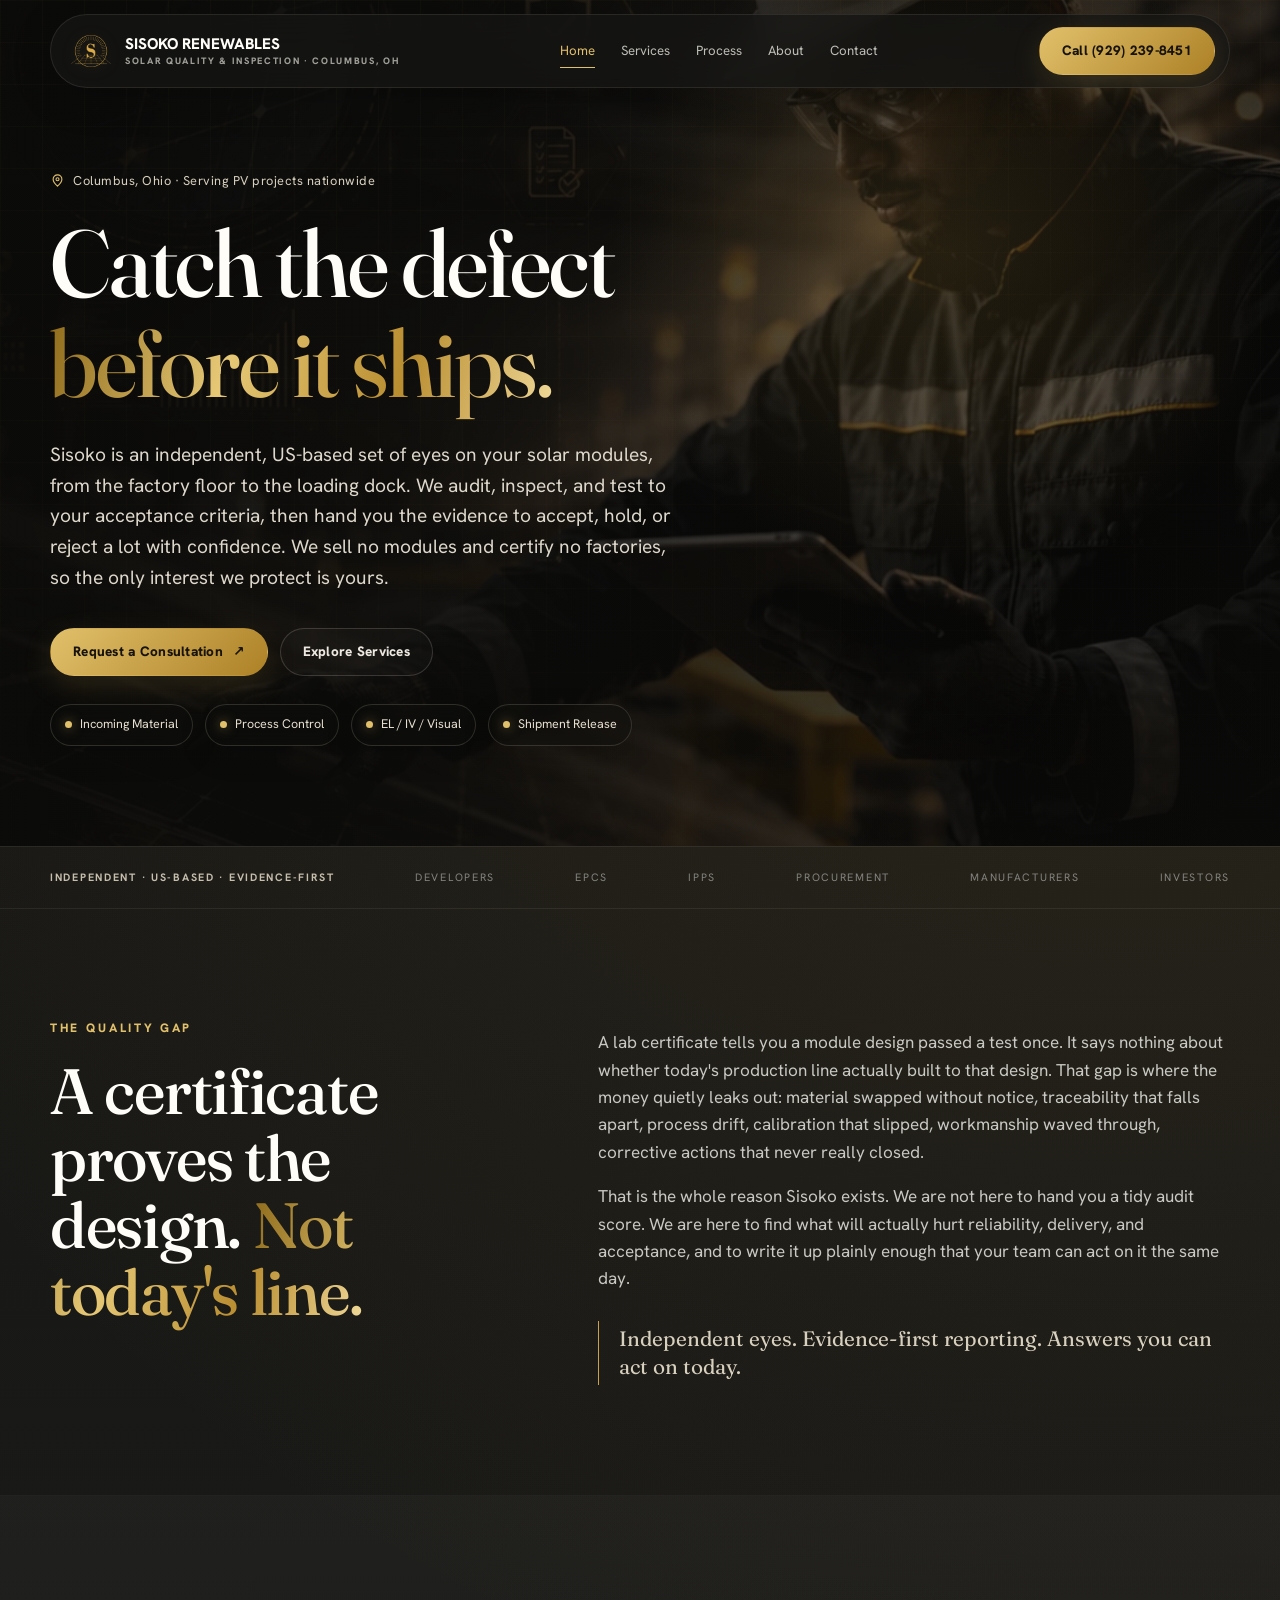
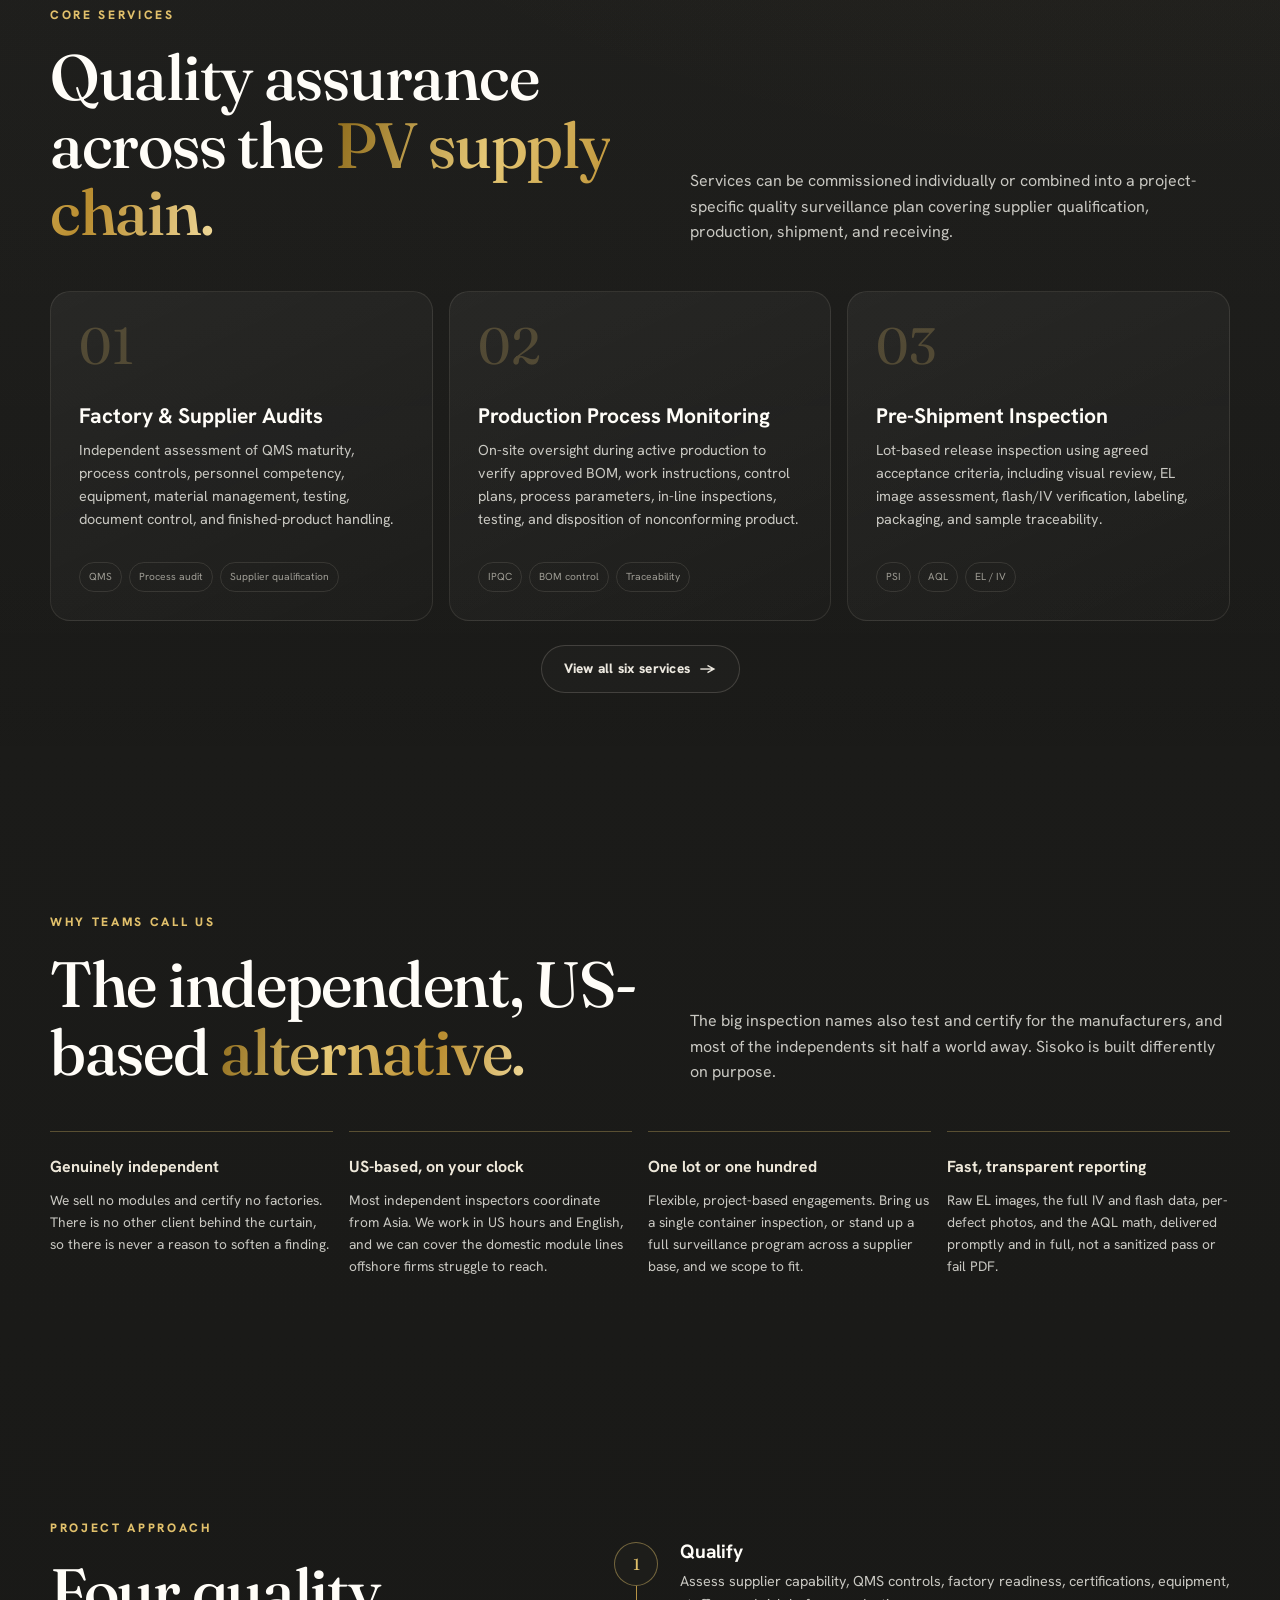
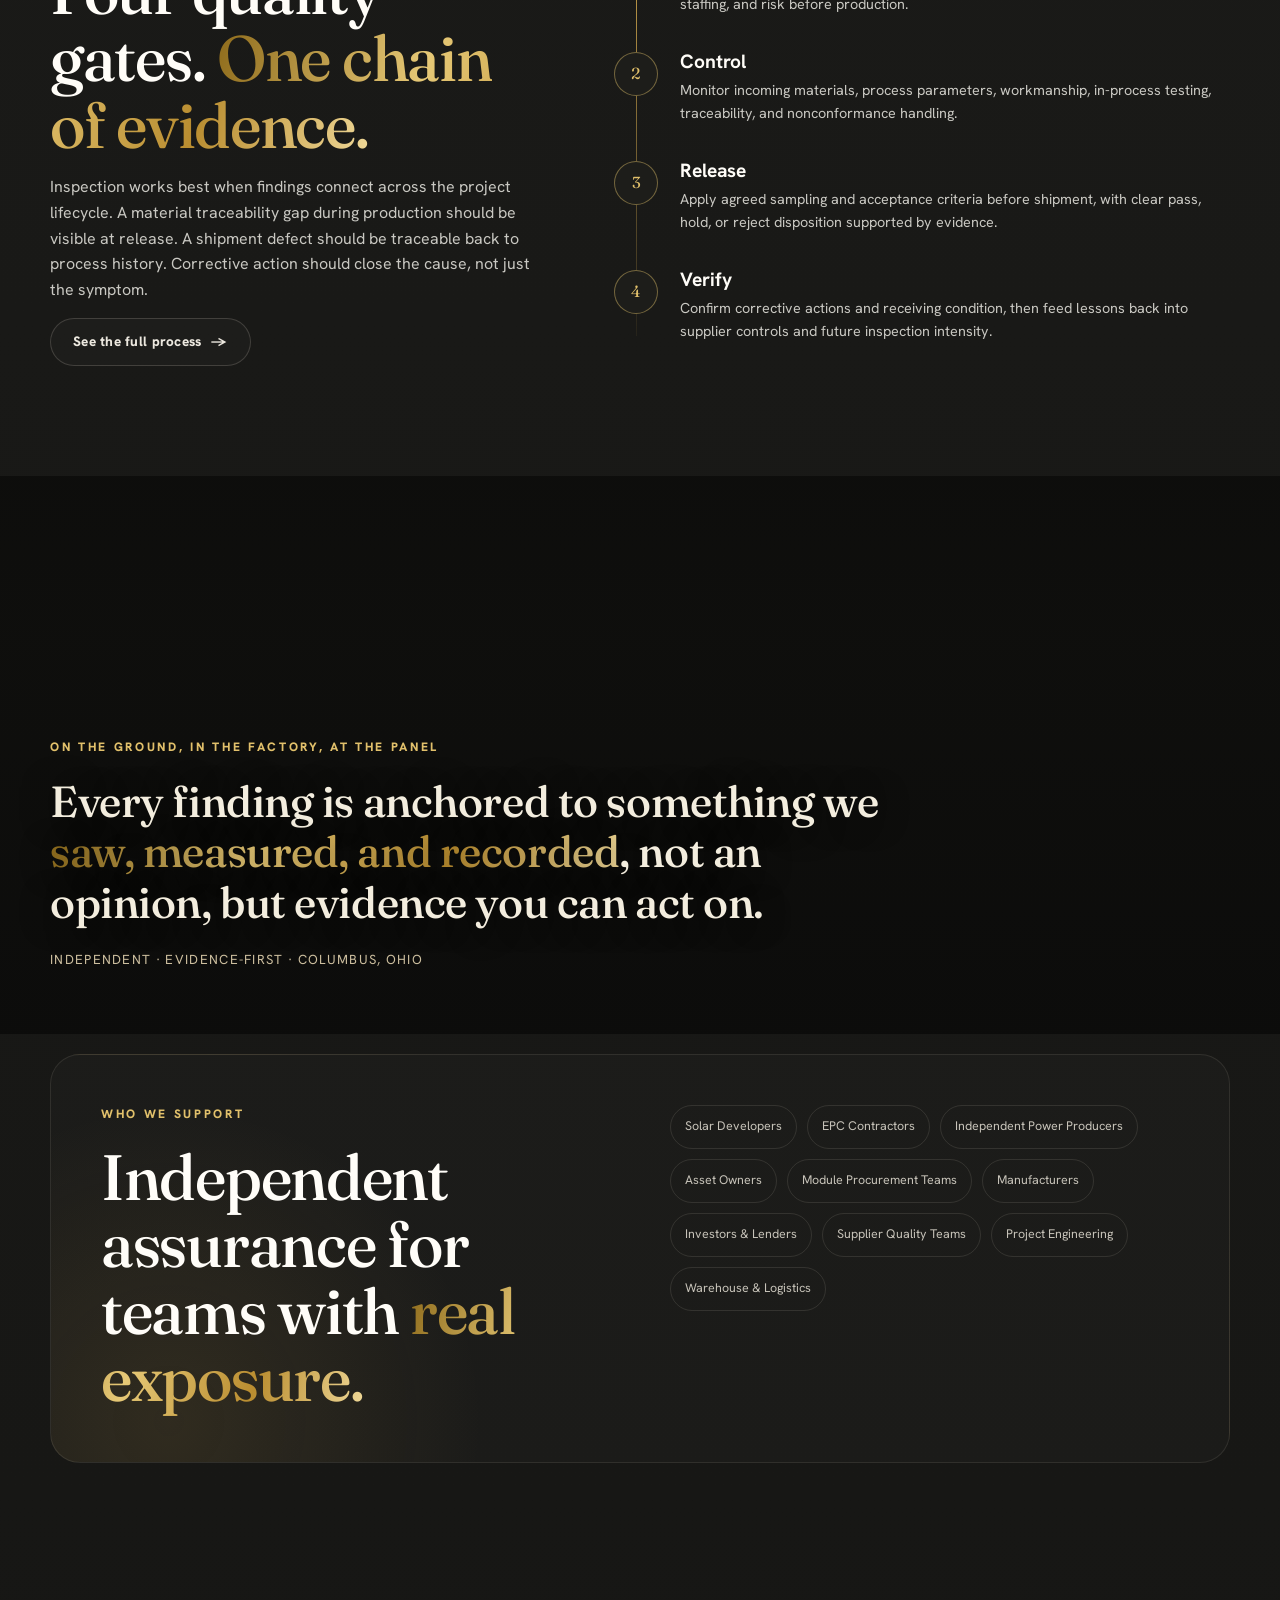
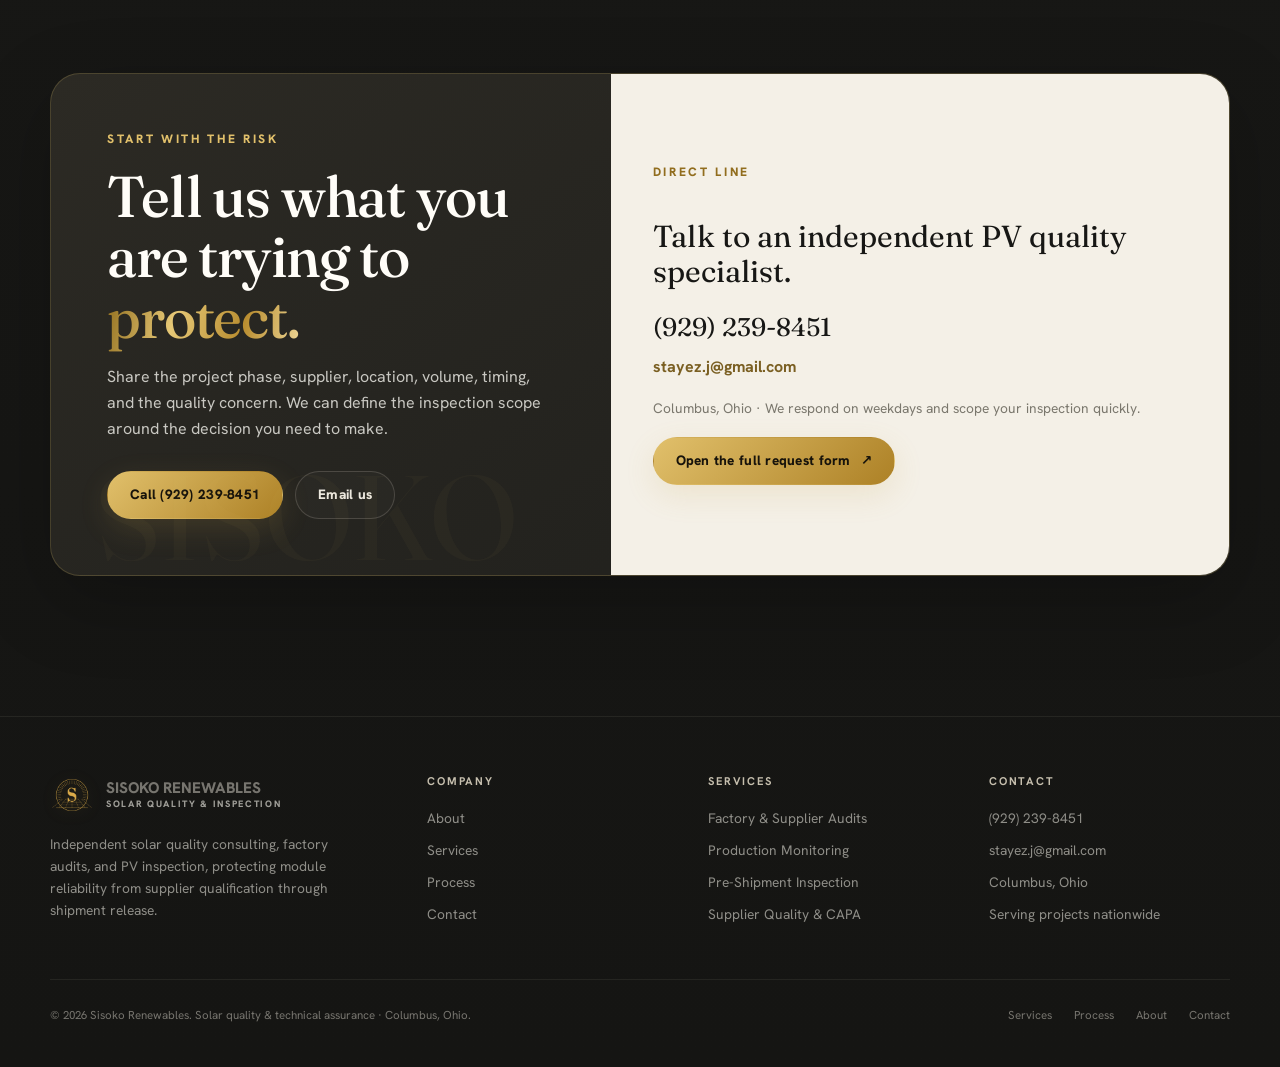
<file: index.html>
<!DOCTYPE html>
<html lang="en">
<head>
  <meta charset="UTF-8" />
  <meta name="viewport" content="width=device-width, initial-scale=1.0" />
  <title>Independent, US-Based Solar PV Inspection &amp; Quality Consulting | Sisoko Renewables</title>
  <meta name="description" content="Independent, US-based solar PV inspection and quality consulting. Factory audits, pre-shipment inspection, EL imaging and IV/flash testing, supplier quality and CAPA for developers, EPCs, IPPs and investors. No manufacturer ties, flexible engagements, evidence-first reporting. Based in Columbus, Ohio." />
  <meta name="keywords" content="independent solar inspection, third-party PV inspection, US-based solar module inspection, pre-shipment inspection solar, PV module quality control, solar factory audit, EL imaging service, IV flash testing, AQL sampling solar, supplier quality CAPA, solar quality consultant, no conflict of interest inspector" />
  <meta name="author" content="Sisoko Renewables" />
  <meta name="theme-color" content="#1d1d1b" />
  <meta name="robots" content="index, follow, max-image-preview:large" />
  <link rel="canonical" href="https://sisokorenewables.com/" />

  <!-- Open Graph -->
  <meta property="og:type" content="website" />
  <meta property="og:site_name" content="Sisoko Renewables" />
  <meta property="og:title" content="Independent Solar Quality &amp; Inspection Consulting, Columbus, OH" />
  <meta property="og:description" content="Factory audits, production oversight, pre-shipment inspection, and supplier quality support for PV projects. Independent, evidence-first assurance." />
  <meta property="og:url" content="https://sisokorenewables.com/" />
  <meta property="og:image" content="https://sisokorenewables.com/assets/og-cover.jpg" />
  <meta property="og:image:width" content="1200" />
  <meta property="og:image:height" content="630" />
  <meta property="og:locale" content="en_US" />
  <meta name="twitter:card" content="summary_large_image" />
  <meta name="twitter:title" content="Sisoko Renewables, Solar Quality &amp; Inspection" />
  <meta name="twitter:description" content="Independent solar quality consulting and PV inspection. Columbus, Ohio · nationwide." />
  <meta name="twitter:image" content="https://sisokorenewables.com/assets/og-cover.jpg" />

  <link rel="icon" href="assets/icon-32.png" sizes="32x32" type="image/png" />
  <link rel="apple-touch-icon" href="assets/icon-180.png" />
  <link rel="preconnect" href="https://fonts.googleapis.com" />
  <link rel="preconnect" href="https://fonts.gstatic.com" crossorigin />
  <link rel="preload" as="image" href="assets/hero.webp" fetchpriority="high" />
  <link rel="stylesheet" href="https://fonts.googleapis.com/css2?family=Fraunces:opsz,wght@9..144,400;9..144,500;9..144,600;9..144,700&family=Hanken+Grotesk:wght@400;500;600;700;800&display=swap" />
  <link rel="stylesheet" href="assets/site.css" />

  <script type="application/ld+json">
  {
    "@context": "https://schema.org",
    "@type": "ProfessionalService",
    "@id": "https://sisokorenewables.com/#business",
    "name": "Sisoko Renewables",
    "description": "Independent solar quality consulting, factory audits, production oversight, pre-shipment inspection, and supplier quality support for photovoltaic (PV) projects.",
    "url": "https://sisokorenewables.com/",
    "image": "https://sisokorenewables.com/assets/og-cover.jpg",
    "logo": "https://sisokorenewables.com/assets/icon-180.png",
    "telephone": "+1-929-239-8451",
    "email": "stayez.j@gmail.com",
    "priceRange": "$$",
    "address": {
      "@type": "PostalAddress",
      "addressLocality": "Columbus",
      "addressRegion": "OH",
      "addressCountry": "US"
    },
    "geo": { "@type": "GeoCoordinates", "latitude": 39.9612, "longitude": -83.0007 },
    "areaServed": [
      { "@type": "Country", "name": "United States" },
      { "@type": "AdministrativeArea", "name": "Ohio" }
    ],
    "knowsAbout": ["Solar PV quality assurance", "Factory audits", "Pre-shipment inspection", "EL imaging", "Supplier quality", "CAPA / 8D"],
    "serviceType": [
      "Solar Factory & Supplier Audits",
      "PV Production Process Monitoring",
      "Pre-Shipment Inspection",
      "Receiving & Post-Shipment Inspection",
      "Supplier Quality & CAPA Support",
      "Quality Plans & Documentation"
    ],
    "openingHoursSpecification": {
      "@type": "OpeningHoursSpecification",
      "dayOfWeek": ["Monday","Tuesday","Wednesday","Thursday","Friday"],
      "opens": "08:00", "closes": "18:00"
    }
  }
  </script>
  <script type="application/ld+json">
  {
    "@context": "https://schema.org",
    "@type": "WebSite",
    "name": "Sisoko Renewables",
    "url": "https://sisokorenewables.com/"
  }
  </script>
  <script type="application/ld+json">
  {
    "@context": "https://schema.org",
    "@type": "FAQPage",
    "mainEntity": [
      {
        "@type": "Question",
        "name": "What does an independent solar quality consultant do?",
        "acceptedAnswer": { "@type": "Answer", "text": "An independent solar quality consultant verifies that PV modules and components are built to specification, auditing factories, monitoring production, and inspecting shipments before they are released. The goal is objective, evidence-based assurance so developers, EPCs, and investors can make critical decisions with confidence." }
      },
      {
        "@type": "Question",
        "name": "Which regions does Sisoko Renewables cover?",
        "acceptedAnswer": { "@type": "Answer", "text": "Sisoko is based in Columbus, Ohio and supports PV projects and factory inspections across the United States, with coordination available for overseas manufacturing oversight." }
      },
      {
        "@type": "Question",
        "name": "What is a pre-shipment inspection for solar modules?",
        "acceptedAnswer": { "@type": "Answer", "text": "A pre-shipment inspection (PSI) is a lot-based release check performed before modules leave the factory. It uses agreed acceptance criteria and sampling (AQL) with visual review, EL image assessment, flash/IV verification, labeling, packaging, and traceability checks." }
      }
    ]
  }
  </script>
</head>
<body>
  <a class="skip-link" href="#main">Skip to content</a>
  <div class="nav-shell">
    <nav class="site-nav" aria-label="Primary navigation">
      <a class="brand" href="index.html" aria-label="Sisoko Renewables home">
        <img class="brand-mark-img" src="assets/logo.png" alt="" aria-hidden="true" width="44" height="44" />
        <span class="brand-copy"><span>SISOKO RENEWABLES</span><small>Solar Quality &amp; Inspection · Columbus, OH</small></span>
      </a>
      <div class="nav-links" id="navLinks">
        <a href="index.html" aria-current="page">Home</a>
        <a href="services.html">Services</a>
        <a href="process.html">Process</a>
        <a href="about.html">About</a>
        <a href="contact.html">Contact</a>
      </div>
      <div class="nav-cta">
        <a class="btn btn-gold" href="tel:+19292398451">Call (929) 239-8451</a>
        <button class="menu-btn" id="menuBtn" aria-label="Open menu" aria-expanded="false">☰</button>
      </div>
    </nav>
  </div>

  <main id="main">
    <section class="hero">
      <div class="hero-bg" aria-hidden="true">
        <picture>
          <source srcset="assets/hero.webp" type="image/webp" />
          <img src="assets/hero.jpg" alt="" width="1122" height="1402" fetchpriority="high" />
        </picture>
      </div>
      <div class="container">
        <div class="hero-content reveal on">
          <div class="locusline">
            <svg viewBox="0 0 24 24" fill="none" stroke="currentColor" stroke-width="1.8" aria-hidden="true"><path d="M12 21s-7-6.2-7-11a7 7 0 1 1 14 0c0 4.8-7 11-7 11Z"/><circle cx="12" cy="10" r="2.4"/></svg>
            Columbus, Ohio · Serving PV projects nationwide
          </div>
          <h1>Catch the defect <span class="gold-text">before it ships.</span></h1>
          <p class="lead">Sisoko is an independent, US-based set of eyes on your solar modules, from the factory floor to the loading dock. We audit, inspect, and test to your acceptance criteria, then hand you the evidence to accept, hold, or reject a lot with confidence. We sell no modules and certify no factories, so the only interest we protect is yours.</p>
          <div class="hero-actions">
            <a class="btn btn-gold" href="contact.html">Request a Consultation <span aria-hidden="true">↗</span></a>
            <a class="btn btn-ghost" href="services.html">Explore Services</a>
          </div>
          <div class="hero-meta" aria-label="Key inspection focus areas">
            <div class="hero-chip"><span class="pin"></span> Incoming Material</div>
            <div class="hero-chip"><span class="pin"></span> Process Control</div>
            <div class="hero-chip"><span class="pin"></span> EL / IV / Visual</div>
            <div class="hero-chip"><span class="pin"></span> Shipment Release</div>
          </div>
        </div>
      </div>
    </section>

    <div class="trust-bar">
      <div class="container trust-wrap">
        <strong>Independent · US-based · Evidence-first</strong>
        <span>Developers</span><span>EPCs</span><span>IPPs</span><span>Procurement</span><span>Manufacturers</span><span>Investors</span>
      </div>
    </div>

    <section class="section">
      <div class="container intro-grid">
        <div class="reveal">
          <div class="eyebrow">The quality gap</div>
          <h2>A certificate proves the design. <span class="gold-text">Not today's line.</span></h2>
        </div>
        <div class="intro-copy reveal">
          <p>A lab certificate tells you a module design passed a test once. It says nothing about whether today's production line actually built to that design. That gap is where the money quietly leaks out: material swapped without notice, traceability that falls apart, process drift, calibration that slipped, workmanship waved through, corrective actions that never really closed.</p>
          <p>That is the whole reason Sisoko exists. We are not here to hand you a tidy audit score. We are here to find what will actually hurt reliability, delivery, and acceptance, and to write it up plainly enough that your team can act on it the same day.</p>
          <div class="insight-box">Independent eyes. Evidence-first reporting. Answers you can act on today.</div>
        </div>
      </div>
    </section>

    <section class="section services" id="services">
      <div class="container">
        <div class="section-head reveal">
          <div>
            <div class="eyebrow">Core services</div>
            <h2>Quality assurance across the <span class="gold-text">PV supply chain.</span></h2>
          </div>
          <p>Services can be commissioned individually or combined into a project-specific quality surveillance plan covering supplier qualification, production, shipment, and receiving.</p>
        </div>

        <div class="service-grid">
          <article class="service-card reveal">
            <div class="service-num">01</div>
            <h3>Factory &amp; Supplier Audits</h3>
            <p>Independent assessment of QMS maturity, process controls, personnel competency, equipment, material management, testing, document control, and finished-product handling.</p>
            <div class="service-tags"><span class="tag">QMS</span><span class="tag">Process audit</span><span class="tag">Supplier qualification</span></div>
          </article>
          <article class="service-card reveal">
            <div class="service-num">02</div>
            <h3>Production Process Monitoring</h3>
            <p>On-site oversight during active production to verify approved BOM, work instructions, control plans, process parameters, in-line inspections, testing, and disposition of nonconforming product.</p>
            <div class="service-tags"><span class="tag">IPQC</span><span class="tag">BOM control</span><span class="tag">Traceability</span></div>
          </article>
          <article class="service-card reveal">
            <div class="service-num">03</div>
            <h3>Pre-Shipment Inspection</h3>
            <p>Lot-based release inspection using agreed acceptance criteria, including visual review, EL image assessment, flash/IV verification, labeling, packaging, and sample traceability.</p>
            <div class="service-tags"><span class="tag">PSI</span><span class="tag">AQL</span><span class="tag">EL / IV</span></div>
          </article>
        </div>
        <div style="margin-top:24px; text-align:center">
          <a class="btn btn-ghost" href="services.html">View all six services <span aria-hidden="true">→</span></a>
        </div>
      </div>
    </section>

    <section class="section" id="why">
      <div class="container">
        <div class="section-head reveal">
          <div>
            <div class="eyebrow">Why teams call us</div>
            <h2>The independent, US-based <span class="gold-text">alternative.</span></h2>
          </div>
          <p>The big inspection names also test and certify for the manufacturers, and most of the independents sit half a world away. Sisoko is built differently on purpose.</p>
        </div>
        <div class="principles-grid">
          <div class="principle reveal"><strong>Genuinely independent</strong><p>We sell no modules and certify no factories. There is no other client behind the curtain, so there is never a reason to soften a finding.</p></div>
          <div class="principle reveal"><strong>US-based, on your clock</strong><p>Most independent inspectors coordinate from Asia. We work in US hours and English, and we can cover the domestic module lines offshore firms struggle to reach.</p></div>
          <div class="principle reveal"><strong>One lot or one hundred</strong><p>Flexible, project-based engagements. Bring us a single container inspection, or stand up a full surveillance program across a supplier base, and we scope to fit.</p></div>
          <div class="principle reveal"><strong>Fast, transparent reporting</strong><p>Raw EL images, the full IV and flash data, per-defect photos, and the AQL math, delivered promptly and in full, not a sanitized pass or fail PDF.</p></div>
        </div>
      </div>
    </section>

    <section class="section" id="approach">
      <div class="container lifecycle-wrap">
        <div class="reveal">
          <div class="eyebrow">Project approach</div>
          <h2>Four quality gates. <span class="gold-text">One chain of evidence.</span></h2>
          <p>Inspection works best when findings connect across the project lifecycle. A material traceability gap during production should be visible at release. A shipment defect should be traceable back to process history. Corrective action should close the cause, not just the symptom.</p>
          <a class="btn btn-ghost" href="process.html">See the full process <span aria-hidden="true">→</span></a>
        </div>
        <div class="timeline reveal">
          <div class="step"><div class="step-index">1</div><div><h3>Qualify</h3><p>Assess supplier capability, QMS controls, factory readiness, certifications, equipment, staffing, and risk before production.</p></div></div>
          <div class="step"><div class="step-index">2</div><div><h3>Control</h3><p>Monitor incoming materials, process parameters, workmanship, in-process testing, traceability, and nonconformance handling.</p></div></div>
          <div class="step"><div class="step-index">3</div><div><h3>Release</h3><p>Apply agreed sampling and acceptance criteria before shipment, with clear pass, hold, or reject disposition supported by evidence.</p></div></div>
          <div class="step"><div class="step-index">4</div><div><h3>Verify</h3><p>Confirm corrective actions and receiving condition, then feed lessons back into supplier controls and future inspection intensity.</p></div></div>
        </div>
      </div>
    </section>

    <section class="quote-band" aria-label="Independent solar inspection in the field">
      <div class="bandbg" role="img" aria-label="Solar quality inspector reviewing a photovoltaic array with a gold inspection overlay at dusk"></div>
      <div class="container">
        <div class="eyebrow">On the ground, in the factory, at the panel</div>
        <p class="quote-lead">Every finding is anchored to something we <span class="gold-text">saw, measured, and recorded</span>, not an opinion, but evidence you can act on.</p>
        <div class="quote-attrib">Independent · Evidence-first · Columbus, Ohio</div>
      </div>
    </section>

    <section class="section" style="padding-top:20px">
      <div class="container audience-panel reveal">
        <div>
          <div class="eyebrow">Who we support</div>
          <h2>Independent assurance for teams with <span class="gold-text">real exposure.</span></h2>
        </div>
        <div class="audience-chips" aria-label="Customer types">
          <span>Solar Developers</span><span>EPC Contractors</span><span>Independent Power Producers</span><span>Asset Owners</span><span>Module Procurement Teams</span><span>Manufacturers</span><span>Investors &amp; Lenders</span><span>Supplier Quality Teams</span><span>Project Engineering</span><span>Warehouse &amp; Logistics</span>
        </div>
      </div>
    </section>

    <section class="cta-section">
      <div class="container cta-card reveal">
        <div class="cta-copy">
          <div class="eyebrow">Start with the risk</div>
          <h2>Tell us what you are trying to <span class="gold-text">protect.</span></h2>
          <p>Share the project phase, supplier, location, volume, timing, and the quality concern. We can define the inspection scope around the decision you need to make.</p>
          <div style="margin-top:30px; display:flex; flex-wrap:wrap; gap:12px">
            <a class="btn btn-gold" href="tel:+19292398451">Call (929) 239-8451</a>
            <a class="btn btn-ghost" href="mailto:stayez.j@gmail.com">Email us</a>
          </div>
        </div>
        <div class="contact-form" style="display:flex; flex-direction:column; justify-content:center; gap:18px">
          <div class="eyebrow" style="color:#916d1e">Direct line</div>
          <p style="font-family:var(--serif); font-size:1.9rem; color:var(--ink); margin:0; line-height:1.15">Talk to an independent PV quality specialist.</p>
          <div>
            <a href="tel:+19292398451" style="display:block; font-family:var(--serif); font-size:1.6rem; color:var(--ink); margin-bottom:6px">(929) 239-8451</a>
            <a href="mailto:stayez.j@gmail.com" style="display:block; color:#7a5f22; font-weight:700">stayez.j@gmail.com</a>
          </div>
          <p style="color:#7a776d; font-size:.86rem; margin:0">Columbus, Ohio · We respond on weekdays and scope your inspection quickly.</p>
          <a class="btn btn-gold" href="contact.html" style="align-self:flex-start">Open the full request form <span aria-hidden="true">↗</span></a>
        </div>
      </div>
    </section>
  </main>

  <footer>
    <div class="container">
      <div class="footer-top">
        <div class="footer-brand">
          <a class="brand" href="index.html" aria-label="Sisoko Renewables home">
            <img class="brand-mark-img" src="assets/logo.png" alt="" aria-hidden="true" width="44" height="44" />
            <span class="brand-copy"><span>SISOKO RENEWABLES</span><small>Solar Quality &amp; Inspection</small></span>
          </a>
          <p>Independent solar quality consulting, factory audits, and PV inspection, protecting module reliability from supplier qualification through shipment release.</p>
        </div>
        <div class="footer-col">
          <b>Company</b>
          <a href="about.html">About</a>
          <a href="services.html">Services</a>
          <a href="process.html">Process</a>
          <a href="contact.html">Contact</a>
        </div>
        <div class="footer-col">
          <b>Services</b>
          <a href="services.html">Factory &amp; Supplier Audits</a>
          <a href="services.html">Production Monitoring</a>
          <a href="services.html">Pre-Shipment Inspection</a>
          <a href="services.html">Supplier Quality &amp; CAPA</a>
        </div>
        <div class="footer-col">
          <b>Contact</b>
          <a href="tel:+19292398451">(929) 239-8451</a>
          <a href="mailto:stayez.j@gmail.com">stayez.j@gmail.com</a>
          <p>Columbus, Ohio</p>
          <p>Serving projects nationwide</p>
        </div>
      </div>
      <div class="footer-wrap">
        <div>© <span id="year"></span> Sisoko Renewables. Solar quality &amp; technical assurance · Columbus, Ohio.</div>
        <div class="footer-links"><a href="services.html">Services</a><a href="process.html">Process</a><a href="about.html">About</a><a href="contact.html">Contact</a></div>
      </div>
    </div>
  </footer>

  <script src="assets/site.js" defer></script>
</body>
</html>
</file>
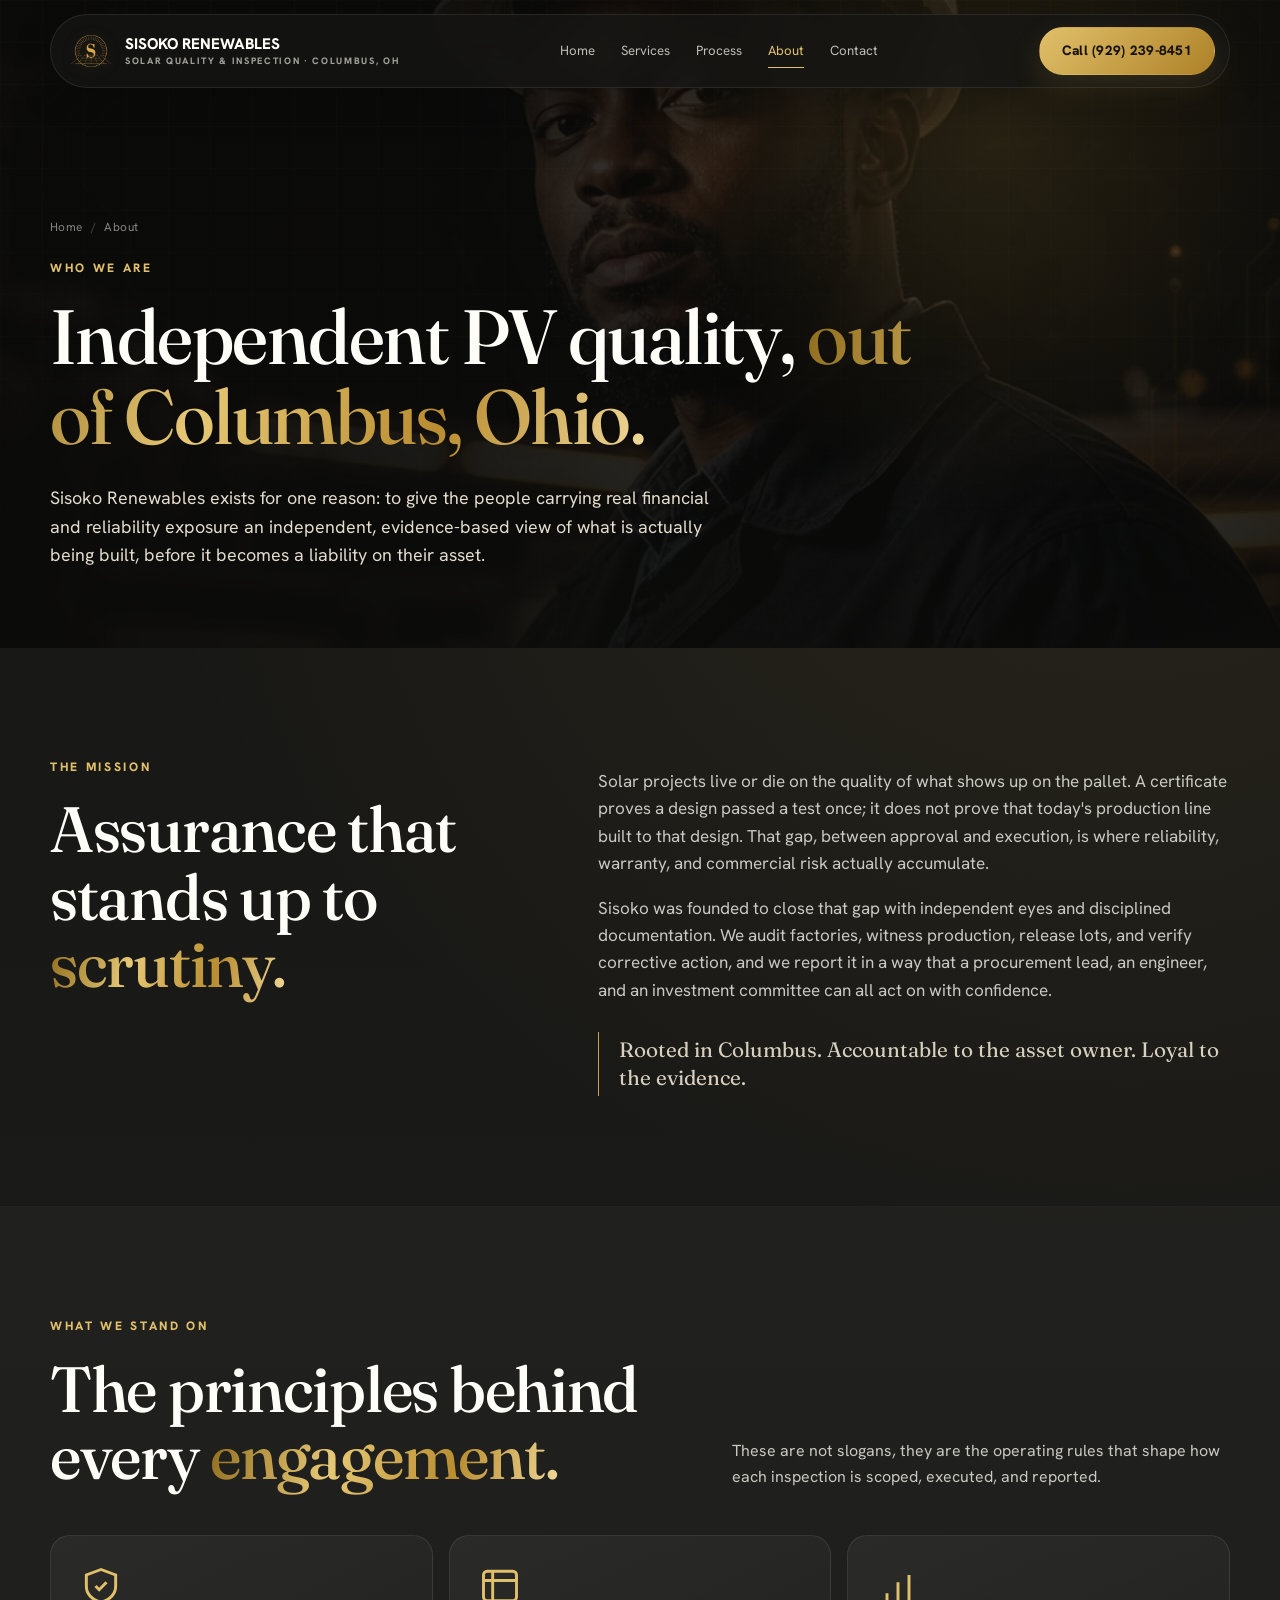
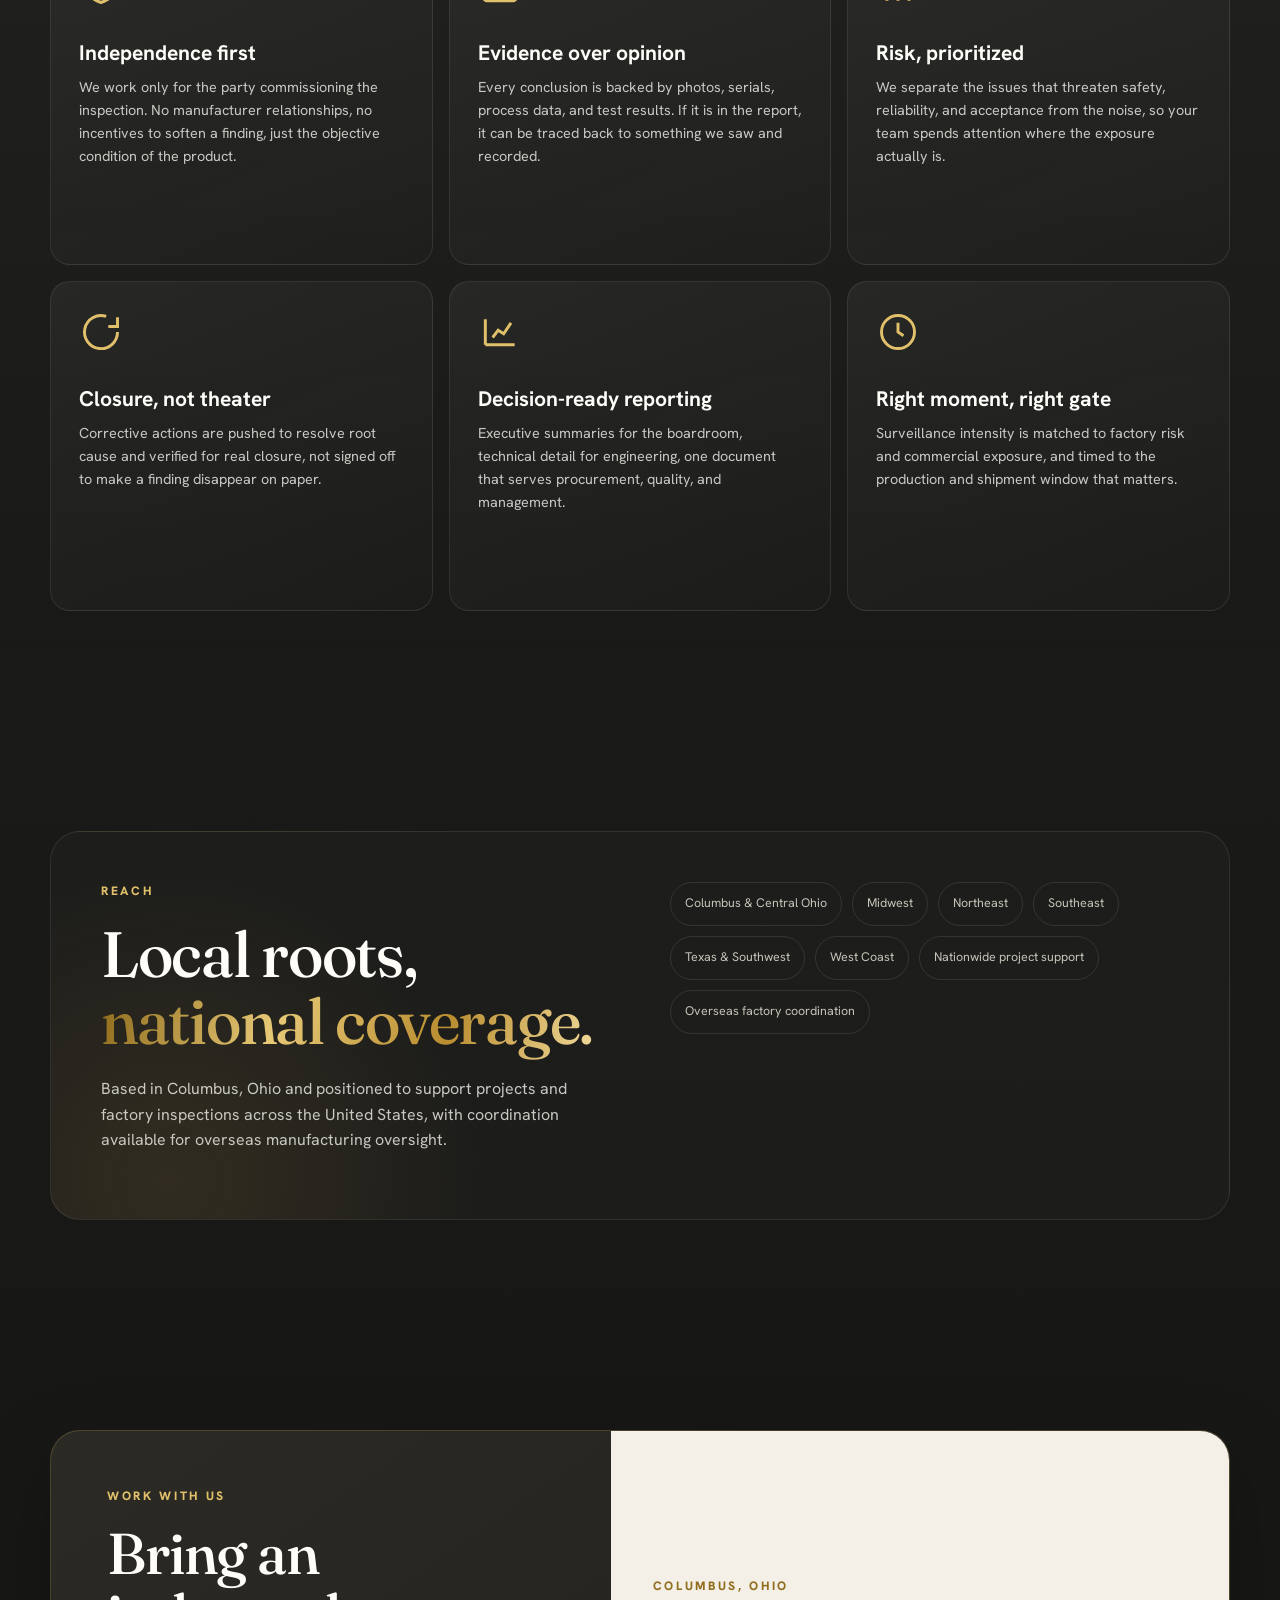
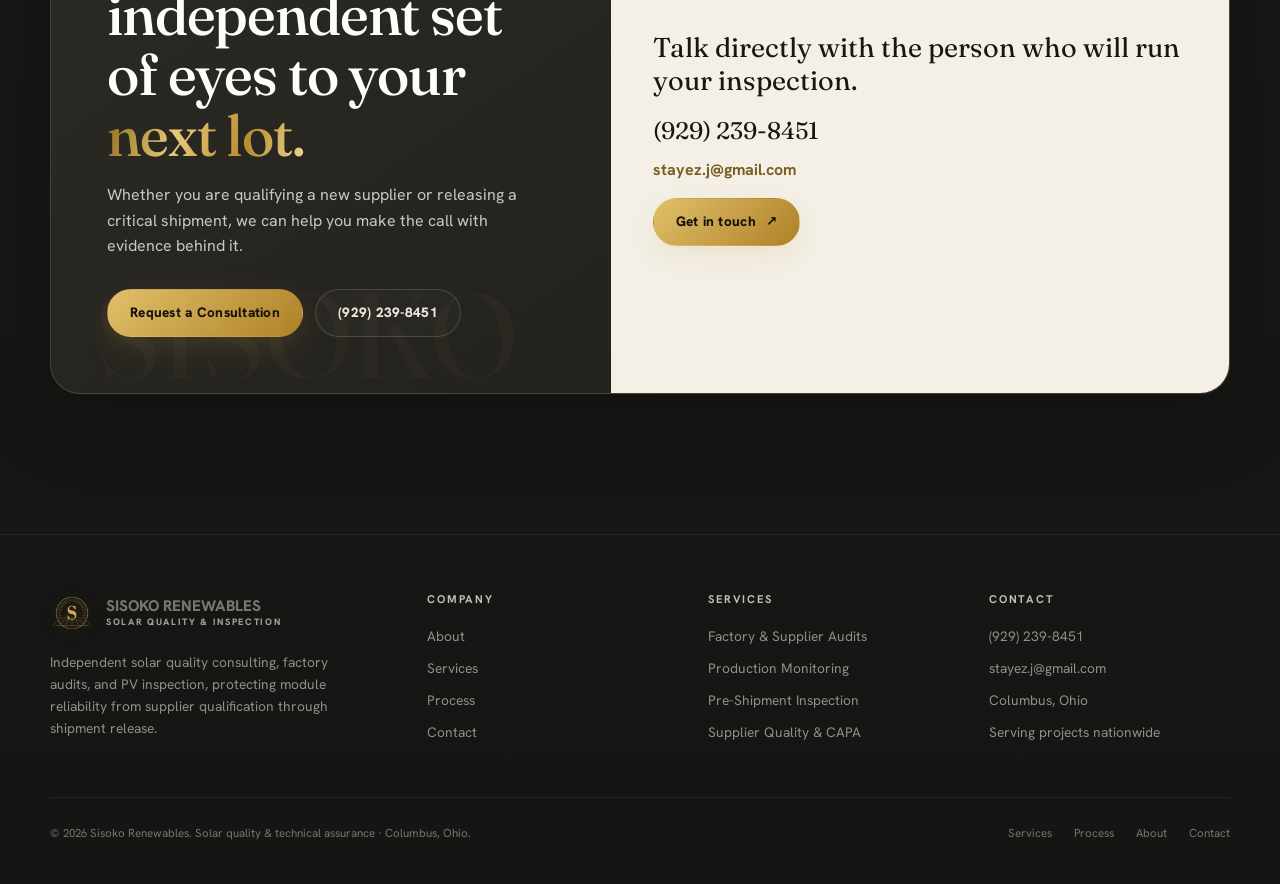
<file: about.html>
<!DOCTYPE html>
<html lang="en">
<head>
  <meta charset="UTF-8" />
  <meta name="viewport" content="width=device-width, initial-scale=1.0" />
  <title>About Sisoko Renewables | Independent, US-Based PV Inspectors in Columbus, OH</title>
  <meta name="description" content="Sisoko Renewables is an independent solar quality and inspection consultancy based in Columbus, Ohio, serving PV developers, EPCs, IPPs, manufacturers, and investors nationwide with evidence-first technical assurance." />
  <meta name="keywords" content="solar quality consultant Columbus Ohio, independent PV inspector, solar technical assurance, module quality expert, Ohio solar consulting" />
  <meta name="theme-color" content="#1d1d1b" />
  <meta name="robots" content="index, follow, max-image-preview:large" />
  <link rel="canonical" href="https://sisokorenewables.com/about.html" />
  <meta property="og:type" content="website" />
  <meta property="og:site_name" content="Sisoko Renewables" />
  <meta property="og:title" content="About Sisoko Renewables, Independent PV Quality, Columbus OH" />
  <meta property="og:description" content="Independent, evidence-first solar quality and inspection consulting based in Columbus, Ohio. Serving PV projects nationwide." />
  <meta property="og:url" content="https://sisokorenewables.com/about.html" />
  <meta property="og:image" content="https://sisokorenewables.com/assets/og-cover.jpg" />
  <meta property="og:image:width" content="1200" />
  <meta property="og:image:height" content="630" />
  <meta name="twitter:card" content="summary_large_image" />
  <meta name="twitter:image" content="https://sisokorenewables.com/assets/og-cover.jpg" />
  <link rel="icon" href="assets/icon-32.png" sizes="32x32" type="image/png" />
  <link rel="apple-touch-icon" href="assets/icon-180.png" />
  <link rel="preconnect" href="https://fonts.googleapis.com" />
  <link rel="preconnect" href="https://fonts.gstatic.com" crossorigin />
  <link rel="stylesheet" href="https://fonts.googleapis.com/css2?family=Fraunces:opsz,wght@9..144,400;9..144,500;9..144,600;9..144,700&family=Hanken+Grotesk:wght@400;500;600;700;800&display=swap" />
  <link rel="stylesheet" href="assets/site.css" />

  <script type="application/ld+json">
  {
    "@context": "https://schema.org",
    "@type": "BreadcrumbList",
    "itemListElement": [
      { "@type": "ListItem", "position": 1, "name": "Home", "item": "https://sisokorenewables.com/" },
      { "@type": "ListItem", "position": 2, "name": "About", "item": "https://sisokorenewables.com/about.html" }
    ]
  }
  </script>
  <script type="application/ld+json">
  {
    "@context": "https://schema.org",
    "@type": "AboutPage",
    "name": "About Sisoko Renewables",
    "mainEntity": {
      "@type": "ProfessionalService",
      "name": "Sisoko Renewables",
      "telephone": "+1-929-239-8451",
      "email": "stayez.j@gmail.com",
      "address": { "@type": "PostalAddress", "addressLocality": "Columbus", "addressRegion": "OH", "addressCountry": "US" },
      "areaServed": "United States"
    }
  }
  </script>
</head>
<body>
  <a class="skip-link" href="#main">Skip to content</a>
  <div class="nav-shell">
    <nav class="site-nav" aria-label="Primary navigation">
      <a class="brand" href="index.html" aria-label="Sisoko Renewables home">
        <img class="brand-mark-img" src="assets/logo.png" alt="" aria-hidden="true" width="44" height="44" />
        <span class="brand-copy"><span>SISOKO RENEWABLES</span><small>Solar Quality &amp; Inspection · Columbus, OH</small></span>
      </a>
      <div class="nav-links" id="navLinks">
        <a href="index.html">Home</a>
        <a href="services.html">Services</a>
        <a href="process.html">Process</a>
        <a href="about.html" aria-current="page">About</a>
        <a href="contact.html">Contact</a>
      </div>
      <div class="nav-cta">
        <a class="btn btn-gold" href="tel:+19292398451">Call (929) 239-8451</a>
        <button class="menu-btn" id="menuBtn" aria-label="Open menu" aria-expanded="false">☰</button>
      </div>
    </nav>
  </div>

  <main id="main">
    <section class="page-hero">
      <div class="hero-bg" aria-hidden="true">
        <img src="assets/hero-about.webp" alt="" width="1100" height="1954" style="object-position:60% 20%" />
      </div>
      <div class="container">
        <nav class="breadcrumbs" aria-label="Breadcrumb"><a href="index.html">Home</a><span>/</span> About</nav>
        <div class="eyebrow reveal on">Who we are</div>
        <h1 class="reveal on">Independent PV quality, <span class="gold-text">out of Columbus, Ohio.</span></h1>
        <p class="lead reveal on">Sisoko Renewables exists for one reason: to give the people carrying real financial and reliability exposure an independent, evidence-based view of what is actually being built, before it becomes a liability on their asset.</p>
      </div>
    </section>

    <section class="section">
      <div class="container intro-grid">
        <div class="reveal">
          <div class="eyebrow">The mission</div>
          <h2>Assurance that stands up to <span class="gold-text">scrutiny.</span></h2>
        </div>
        <div class="intro-copy reveal">
          <p>Solar projects live or die on the quality of what shows up on the pallet. A certificate proves a design passed a test once; it does not prove that today's production line built to that design. That gap, between approval and execution, is where reliability, warranty, and commercial risk actually accumulate.</p>
          <p>Sisoko was founded to close that gap with independent eyes and disciplined documentation. We audit factories, witness production, release lots, and verify corrective action, and we report it in a way that a procurement lead, an engineer, and an investment committee can all act on with confidence.</p>
          <div class="insight-box">Rooted in Columbus. Accountable to the asset owner. Loyal to the evidence.</div>
        </div>
      </div>
    </section>

    <section class="section services">
      <div class="container">
        <div class="section-head reveal">
          <div>
            <div class="eyebrow">What we stand on</div>
            <h2>The principles behind every <span class="gold-text">engagement.</span></h2>
          </div>
          <p>These are not slogans, they are the operating rules that shape how each inspection is scoped, executed, and reported.</p>
        </div>
        <div class="service-grid">
          <article class="service-card reveal">
            <svg class="svc-icon" viewBox="0 0 24 24" fill="none" stroke="currentColor" stroke-width="1.6" aria-hidden="true"><path d="M12 3 4 6v6c0 5 3.5 7.5 8 9 4.5-1.5 8-4 8-9V6l-8-3Z"/><path d="m9 12 2 2 4-4"/></svg>
            <h3>Independence first</h3>
            <p>We work only for the party commissioning the inspection. No manufacturer relationships, no incentives to soften a finding, just the objective condition of the product.</p>
          </article>
          <article class="service-card reveal">
            <svg class="svc-icon" viewBox="0 0 24 24" fill="none" stroke="currentColor" stroke-width="1.6" aria-hidden="true"><rect x="3" y="4" width="18" height="16" rx="2"/><path d="M3 9h18M8 4v16"/></svg>
            <h3>Evidence over opinion</h3>
            <p>Every conclusion is backed by photos, serials, process data, and test results. If it is in the report, it can be traced back to something we saw and recorded.</p>
          </article>
          <article class="service-card reveal">
            <svg class="svc-icon" viewBox="0 0 24 24" fill="none" stroke="currentColor" stroke-width="1.6" aria-hidden="true"><path d="M12 20V10M6 20v-4M18 20V6"/></svg>
            <h3>Risk, prioritized</h3>
            <p>We separate the issues that threaten safety, reliability, and acceptance from the noise, so your team spends attention where the exposure actually is.</p>
          </article>
          <article class="service-card reveal">
            <svg class="svc-icon" viewBox="0 0 24 24" fill="none" stroke="currentColor" stroke-width="1.6" aria-hidden="true"><path d="M21 12a9 9 0 1 1-6.2-8.5"/><path d="M21 4v5h-5"/></svg>
            <h3>Closure, not theater</h3>
            <p>Corrective actions are pushed to resolve root cause and verified for real closure, not signed off to make a finding disappear on paper.</p>
          </article>
          <article class="service-card reveal">
            <svg class="svc-icon" viewBox="0 0 24 24" fill="none" stroke="currentColor" stroke-width="1.6" aria-hidden="true"><path d="M4 19V5m0 14h16M8 15l3-4 3 2 4-6"/></svg>
            <h3>Decision-ready reporting</h3>
            <p>Executive summaries for the boardroom, technical detail for engineering, one document that serves procurement, quality, and management.</p>
          </article>
          <article class="service-card reveal">
            <svg class="svc-icon" viewBox="0 0 24 24" fill="none" stroke="currentColor" stroke-width="1.6" aria-hidden="true"><circle cx="12" cy="12" r="9"/><path d="M12 7v5l3 2"/></svg>
            <h3>Right moment, right gate</h3>
            <p>Surveillance intensity is matched to factory risk and commercial exposure, and timed to the production and shipment window that matters.</p>
          </article>
        </div>
      </div>
    </section>

    <section class="section">
      <div class="container audience-panel reveal">
        <div>
          <div class="eyebrow">Reach</div>
          <h2>Local roots, <span class="gold-text">national coverage.</span></h2>
          <p style="margin-top:22px">Based in Columbus, Ohio and positioned to support projects and factory inspections across the United States, with coordination available for overseas manufacturing oversight.</p>
        </div>
        <div class="audience-chips" aria-label="Coverage">
          <span>Columbus &amp; Central Ohio</span><span>Midwest</span><span>Northeast</span><span>Southeast</span><span>Texas &amp; Southwest</span><span>West Coast</span><span>Nationwide project support</span><span>Overseas factory coordination</span>
        </div>
      </div>
    </section>

    <section class="cta-section">
      <div class="container cta-card reveal">
        <div class="cta-copy">
          <div class="eyebrow">Work with us</div>
          <h2>Bring an independent set of eyes to your <span class="gold-text">next lot.</span></h2>
          <p>Whether you are qualifying a new supplier or releasing a critical shipment, we can help you make the call with evidence behind it.</p>
          <div style="margin-top:30px; display:flex; flex-wrap:wrap; gap:12px">
            <a class="btn btn-gold" href="contact.html">Request a Consultation</a>
            <a class="btn btn-ghost" href="tel:+19292398451">(929) 239-8451</a>
          </div>
        </div>
        <div class="contact-form" style="display:flex; flex-direction:column; justify-content:center; gap:16px">
          <div class="eyebrow" style="color:#916d1e">Columbus, Ohio</div>
          <p style="font-family:var(--serif); font-size:1.7rem; color:var(--ink); margin:0; line-height:1.2">Talk directly with the person who will run your inspection.</p>
          <div>
            <a href="tel:+19292398451" style="display:block; font-family:var(--serif); font-size:1.5rem; color:var(--ink); margin-bottom:6px">(929) 239-8451</a>
            <a href="mailto:stayez.j@gmail.com" style="display:block; color:#7a5f22; font-weight:700">stayez.j@gmail.com</a>
          </div>
          <a class="btn btn-gold" href="contact.html" style="align-self:flex-start">Get in touch <span aria-hidden="true">↗</span></a>
        </div>
      </div>
    </section>
  </main>

  <footer>
    <div class="container">
      <div class="footer-top">
        <div class="footer-brand">
          <a class="brand" href="index.html" aria-label="Sisoko Renewables home">
            <img class="brand-mark-img" src="assets/logo.png" alt="" aria-hidden="true" width="44" height="44" />
            <span class="brand-copy"><span>SISOKO RENEWABLES</span><small>Solar Quality &amp; Inspection</small></span>
          </a>
          <p>Independent solar quality consulting, factory audits, and PV inspection, protecting module reliability from supplier qualification through shipment release.</p>
        </div>
        <div class="footer-col">
          <b>Company</b>
          <a href="about.html">About</a>
          <a href="services.html">Services</a>
          <a href="process.html">Process</a>
          <a href="contact.html">Contact</a>
        </div>
        <div class="footer-col">
          <b>Services</b>
          <a href="services.html#audits">Factory &amp; Supplier Audits</a>
          <a href="services.html#production">Production Monitoring</a>
          <a href="services.html#psi">Pre-Shipment Inspection</a>
          <a href="services.html#capa">Supplier Quality &amp; CAPA</a>
        </div>
        <div class="footer-col">
          <b>Contact</b>
          <a href="tel:+19292398451">(929) 239-8451</a>
          <a href="mailto:stayez.j@gmail.com">stayez.j@gmail.com</a>
          <p>Columbus, Ohio</p>
          <p>Serving projects nationwide</p>
        </div>
      </div>
      <div class="footer-wrap">
        <div>© <span id="year"></span> Sisoko Renewables. Solar quality &amp; technical assurance · Columbus, Ohio.</div>
        <div class="footer-links"><a href="services.html">Services</a><a href="process.html">Process</a><a href="about.html">About</a><a href="contact.html">Contact</a></div>
      </div>
    </div>
  </footer>

  <script src="assets/site.js" defer></script>
</body>
</html>
</file>
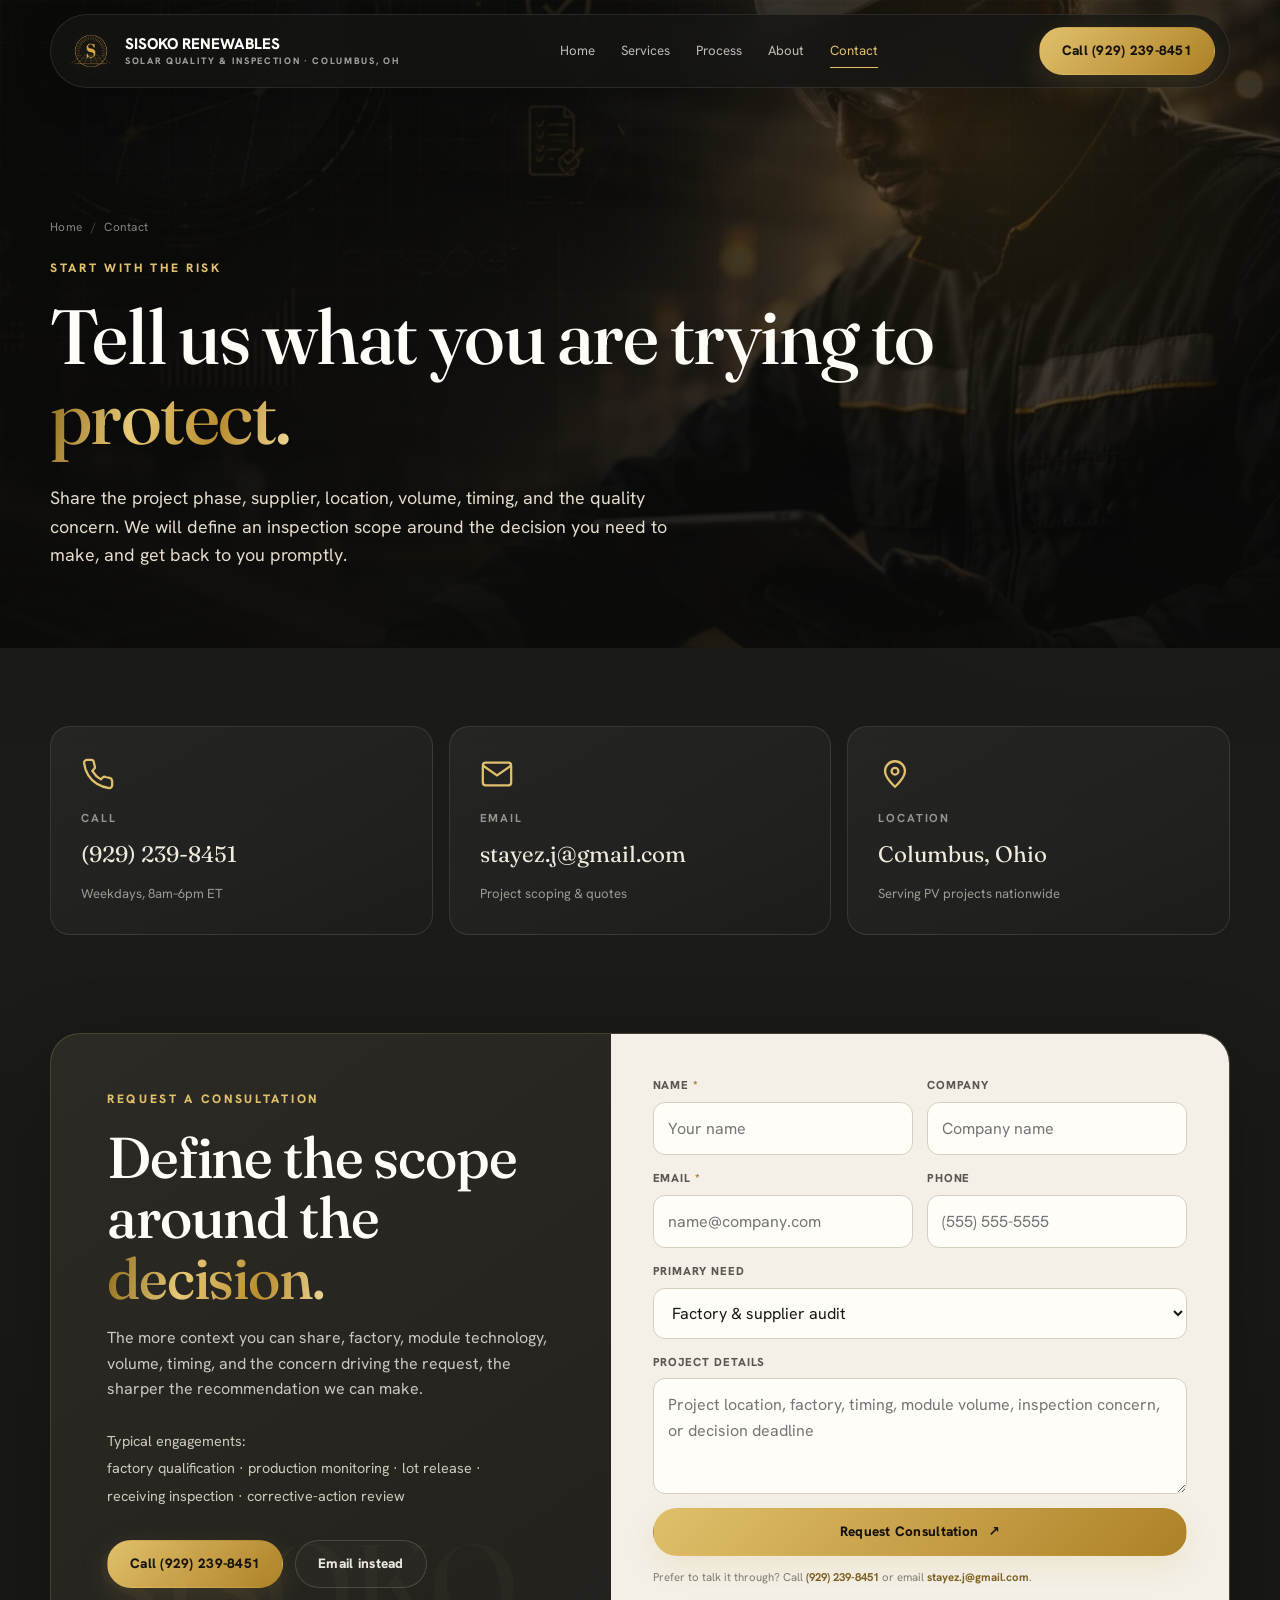
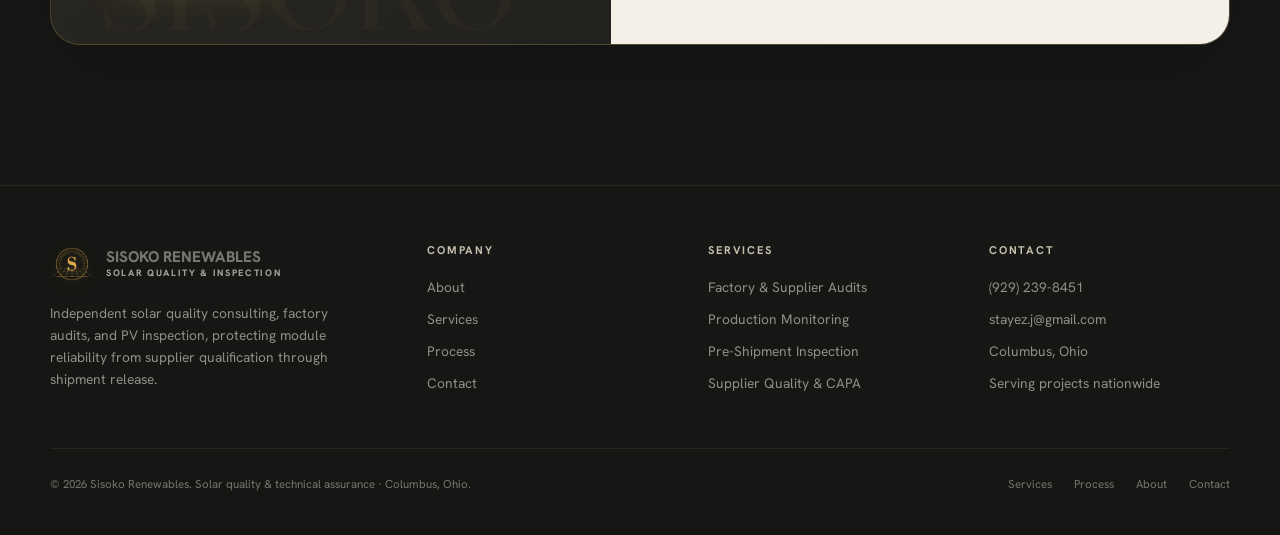
<file: contact.html>
<!DOCTYPE html>
<html lang="en">
<head>
  <meta charset="UTF-8" />
  <meta name="viewport" content="width=device-width, initial-scale=1.0" />
  <title>Contact | Request an Independent Solar PV Inspection | Sisoko Renewables</title>
  <meta name="description" content="Contact Sisoko Renewables in Columbus, Ohio. Call (929) 239-8451 or email stayez.j@gmail.com to scope a factory audit, production monitoring, or pre-shipment inspection for your PV project." />
  <meta name="keywords" content="contact solar inspector, request PV inspection, solar quality consultation, Columbus Ohio solar consultant phone" />
  <meta name="theme-color" content="#1d1d1b" />
  <meta name="robots" content="index, follow, max-image-preview:large" />
  <link rel="canonical" href="https://sisokorenewables.com/contact.html" />
  <meta property="og:type" content="website" />
  <meta property="og:site_name" content="Sisoko Renewables" />
  <meta property="og:title" content="Contact Sisoko Renewables, Request a PV Inspection Consultation" />
  <meta property="og:description" content="Call (929) 239-8451 or email stayez.j@gmail.com. Columbus, Ohio · serving PV projects nationwide." />
  <meta property="og:url" content="https://sisokorenewables.com/contact.html" />
  <meta property="og:image" content="https://sisokorenewables.com/assets/og-cover.jpg" />
  <meta property="og:image:width" content="1200" />
  <meta property="og:image:height" content="630" />
  <meta name="twitter:card" content="summary_large_image" />
  <meta name="twitter:image" content="https://sisokorenewables.com/assets/og-cover.jpg" />
  <link rel="icon" href="assets/icon-32.png" sizes="32x32" type="image/png" />
  <link rel="apple-touch-icon" href="assets/icon-180.png" />
  <link rel="preconnect" href="https://fonts.googleapis.com" />
  <link rel="preconnect" href="https://fonts.gstatic.com" crossorigin />
  <link rel="stylesheet" href="https://fonts.googleapis.com/css2?family=Fraunces:opsz,wght@9..144,400;9..144,500;9..144,600;9..144,700&family=Hanken+Grotesk:wght@400;500;600;700;800&display=swap" />
  <link rel="stylesheet" href="assets/site.css" />

  <script type="application/ld+json">
  {
    "@context": "https://schema.org",
    "@type": "BreadcrumbList",
    "itemListElement": [
      { "@type": "ListItem", "position": 1, "name": "Home", "item": "https://sisokorenewables.com/" },
      { "@type": "ListItem", "position": 2, "name": "Contact", "item": "https://sisokorenewables.com/contact.html" }
    ]
  }
  </script>
  <script type="application/ld+json">
  {
    "@context": "https://schema.org",
    "@type": "ContactPage",
    "name": "Contact Sisoko Renewables",
    "mainEntity": {
      "@type": "ProfessionalService",
      "name": "Sisoko Renewables",
      "telephone": "+1-929-239-8451",
      "email": "stayez.j@gmail.com",
      "url": "https://sisokorenewables.com/contact.html",
      "address": { "@type": "PostalAddress", "addressLocality": "Columbus", "addressRegion": "OH", "addressCountry": "US" },
      "contactPoint": {
        "@type": "ContactPoint",
        "telephone": "+1-929-239-8451",
        "email": "stayez.j@gmail.com",
        "contactType": "sales",
        "areaServed": "US",
        "availableLanguage": "English"
      }
    }
  }
  </script>
</head>
<body>
  <a class="skip-link" href="#main">Skip to content</a>
  <div class="nav-shell">
    <nav class="site-nav" aria-label="Primary navigation">
      <a class="brand" href="index.html" aria-label="Sisoko Renewables home">
        <img class="brand-mark-img" src="assets/logo.png" alt="" aria-hidden="true" width="44" height="44" />
        <span class="brand-copy"><span>SISOKO RENEWABLES</span><small>Solar Quality &amp; Inspection · Columbus, OH</small></span>
      </a>
      <div class="nav-links" id="navLinks">
        <a href="index.html">Home</a>
        <a href="services.html">Services</a>
        <a href="process.html">Process</a>
        <a href="about.html">About</a>
        <a href="contact.html" aria-current="page">Contact</a>
      </div>
      <div class="nav-cta">
        <a class="btn btn-gold" href="tel:+19292398451">Call (929) 239-8451</a>
        <button class="menu-btn" id="menuBtn" aria-label="Open menu" aria-expanded="false">☰</button>
      </div>
    </nav>
  </div>

  <main id="main">
    <section class="page-hero">
      <div class="hero-bg" aria-hidden="true">
        <img src="assets/hero.webp" alt="" width="1122" height="1402" style="object-position:72% 30%" />
      </div>
      <div class="container">
        <nav class="breadcrumbs" aria-label="Breadcrumb"><a href="index.html">Home</a><span>/</span> Contact</nav>
        <div class="eyebrow reveal on">Start with the risk</div>
        <h1 class="reveal on">Tell us what you are trying to <span class="gold-text">protect.</span></h1>
        <p class="lead reveal on">Share the project phase, supplier, location, volume, timing, and the quality concern. We will define an inspection scope around the decision you need to make, and get back to you promptly.</p>
      </div>
    </section>

    <section class="section tight">
      <div class="container">
        <div class="contact-cards">
          <div class="contact-card reveal">
            <svg class="svc-icon" viewBox="0 0 24 24" fill="none" stroke="currentColor" stroke-width="1.6" aria-hidden="true"><path d="M22 16.9v3a2 2 0 0 1-2.2 2 19.8 19.8 0 0 1-8.6-3 19.5 19.5 0 0 1-6-6 19.8 19.8 0 0 1-3-8.6A2 2 0 0 1 4.1 2h3a2 2 0 0 1 2 1.7c.1.9.3 1.8.6 2.7a2 2 0 0 1-.5 2.1L8 9.8a16 16 0 0 0 6 6l1.3-1.3a2 2 0 0 1 2.1-.4c.9.3 1.8.5 2.7.6a2 2 0 0 1 1.7 2Z"/></svg>
            <b>Call</b>
            <a href="tel:+19292398451">(929) 239-8451</a>
            <small>Weekdays, 8am–6pm ET</small>
          </div>
          <div class="contact-card reveal">
            <svg class="svc-icon" viewBox="0 0 24 24" fill="none" stroke="currentColor" stroke-width="1.6" aria-hidden="true"><rect x="2" y="4" width="20" height="16" rx="2"/><path d="m2 6 10 7L22 6"/></svg>
            <b>Email</b>
            <a href="mailto:stayez.j@gmail.com?subject=Solar%20inspection%20inquiry">stayez.j@gmail.com</a>
            <small>Project scoping &amp; quotes</small>
          </div>
          <div class="contact-card reveal">
            <svg class="svc-icon" viewBox="0 0 24 24" fill="none" stroke="currentColor" stroke-width="1.6" aria-hidden="true"><path d="M12 21s-7-6.2-7-11a7 7 0 1 1 14 0c0 4.8-7 11-7 11Z"/><circle cx="12" cy="10" r="2.4"/></svg>
            <b>Location</b>
            <p>Columbus, Ohio</p>
            <small>Serving PV projects nationwide</small>
          </div>
        </div>
      </div>
    </section>

    <section class="cta-section" style="padding-top:20px">
      <div class="container cta-card reveal">
        <div class="cta-copy">
          <div class="eyebrow">Request a consultation</div>
          <h2>Define the scope around the <span class="gold-text">decision.</span></h2>
          <p>The more context you can share, factory, module technology, volume, timing, and the concern driving the request, the sharper the recommendation we can make.</p>
          <div style="margin-top:26px; color:#cfc9bb; font-size:.9rem; line-height:1.9">
            <div>Typical engagements:</div>
            factory qualification · production monitoring · lot release ·<br />receiving inspection · corrective-action review
          </div>
          <div style="margin-top:30px; display:flex; flex-wrap:wrap; gap:12px">
            <a class="btn btn-gold" href="tel:+19292398451">Call (929) 239-8451</a>
            <a class="btn btn-ghost" href="mailto:stayez.j@gmail.com">Email instead</a>
          </div>
        </div>
        <form class="contact-form" id="consultationForm" aria-label="Consultation request">
          <div class="form-grid">
            <div class="hp" aria-hidden="true"><label for="company_url">Company URL</label><input id="company_url" name="company_url" tabindex="-1" autocomplete="off" /></div>
            <div class="field"><label for="name">Name <span class="req" aria-hidden="true">*</span></label><input id="name" name="name" required autocomplete="name" placeholder="Your name" /></div>
            <div class="field"><label for="company">Company</label><input id="company" name="company" autocomplete="organization" placeholder="Company name" /></div>
            <div class="field"><label for="email">Email <span class="req" aria-hidden="true">*</span></label><input id="email" name="email" type="email" required autocomplete="email" inputmode="email" placeholder="name@company.com" /></div>
            <div class="field"><label for="phone">Phone</label><input id="phone" name="phone" type="tel" autocomplete="tel" inputmode="tel" placeholder="(555) 555-5555" /></div>
            <div class="field full"><label for="service">Primary need</label>
              <select id="service" name="service">
                <option>Factory &amp; supplier audit</option>
                <option>Production process monitoring</option>
                <option>Pre-shipment inspection</option>
                <option>Receiving / post-shipment inspection</option>
                <option>Supplier quality / corrective action</option>
                <option>Quality plan / documentation</option>
                <option>Not sure yet, need guidance</option>
              </select>
            </div>
            <div class="field full"><label for="message">Project details</label><textarea id="message" name="message" placeholder="Project location, factory, timing, module volume, inspection concern, or decision deadline"></textarea></div>
            <div class="field full"><button class="btn btn-gold" type="submit">Request Consultation <span aria-hidden="true">↗</span></button></div>
          </div>
          <p class="form-note">Prefer to talk it through? Call <a href="tel:+19292398451" style="color:#7a5f22; font-weight:700">(929) 239-8451</a> or email <a href="mailto:stayez.j@gmail.com" style="color:#7a5f22; font-weight:700">stayez.j@gmail.com</a>.</p>
          <div class="form-success" id="formSuccess" role="status" aria-live="polite">Your email app is opening with the request pre-filled, just press send to reach stayez.j@gmail.com. Prefer to talk? Call (929) 239-8451.</div>
        </form>
      </div>
    </section>
  </main>

  <footer>
    <div class="container">
      <div class="footer-top">
        <div class="footer-brand">
          <a class="brand" href="index.html" aria-label="Sisoko Renewables home">
            <img class="brand-mark-img" src="assets/logo.png" alt="" aria-hidden="true" width="44" height="44" />
            <span class="brand-copy"><span>SISOKO RENEWABLES</span><small>Solar Quality &amp; Inspection</small></span>
          </a>
          <p>Independent solar quality consulting, factory audits, and PV inspection, protecting module reliability from supplier qualification through shipment release.</p>
        </div>
        <div class="footer-col">
          <b>Company</b>
          <a href="about.html">About</a>
          <a href="services.html">Services</a>
          <a href="process.html">Process</a>
          <a href="contact.html">Contact</a>
        </div>
        <div class="footer-col">
          <b>Services</b>
          <a href="services.html#audits">Factory &amp; Supplier Audits</a>
          <a href="services.html#production">Production Monitoring</a>
          <a href="services.html#psi">Pre-Shipment Inspection</a>
          <a href="services.html#capa">Supplier Quality &amp; CAPA</a>
        </div>
        <div class="footer-col">
          <b>Contact</b>
          <a href="tel:+19292398451">(929) 239-8451</a>
          <a href="mailto:stayez.j@gmail.com">stayez.j@gmail.com</a>
          <p>Columbus, Ohio</p>
          <p>Serving projects nationwide</p>
        </div>
      </div>
      <div class="footer-wrap">
        <div>© <span id="year"></span> Sisoko Renewables. Solar quality &amp; technical assurance · Columbus, Ohio.</div>
        <div class="footer-links"><a href="services.html">Services</a><a href="process.html">Process</a><a href="about.html">About</a><a href="contact.html">Contact</a></div>
      </div>
    </div>
  </footer>

  <script src="assets/site.js" defer></script>
</body>
</html>
</file>
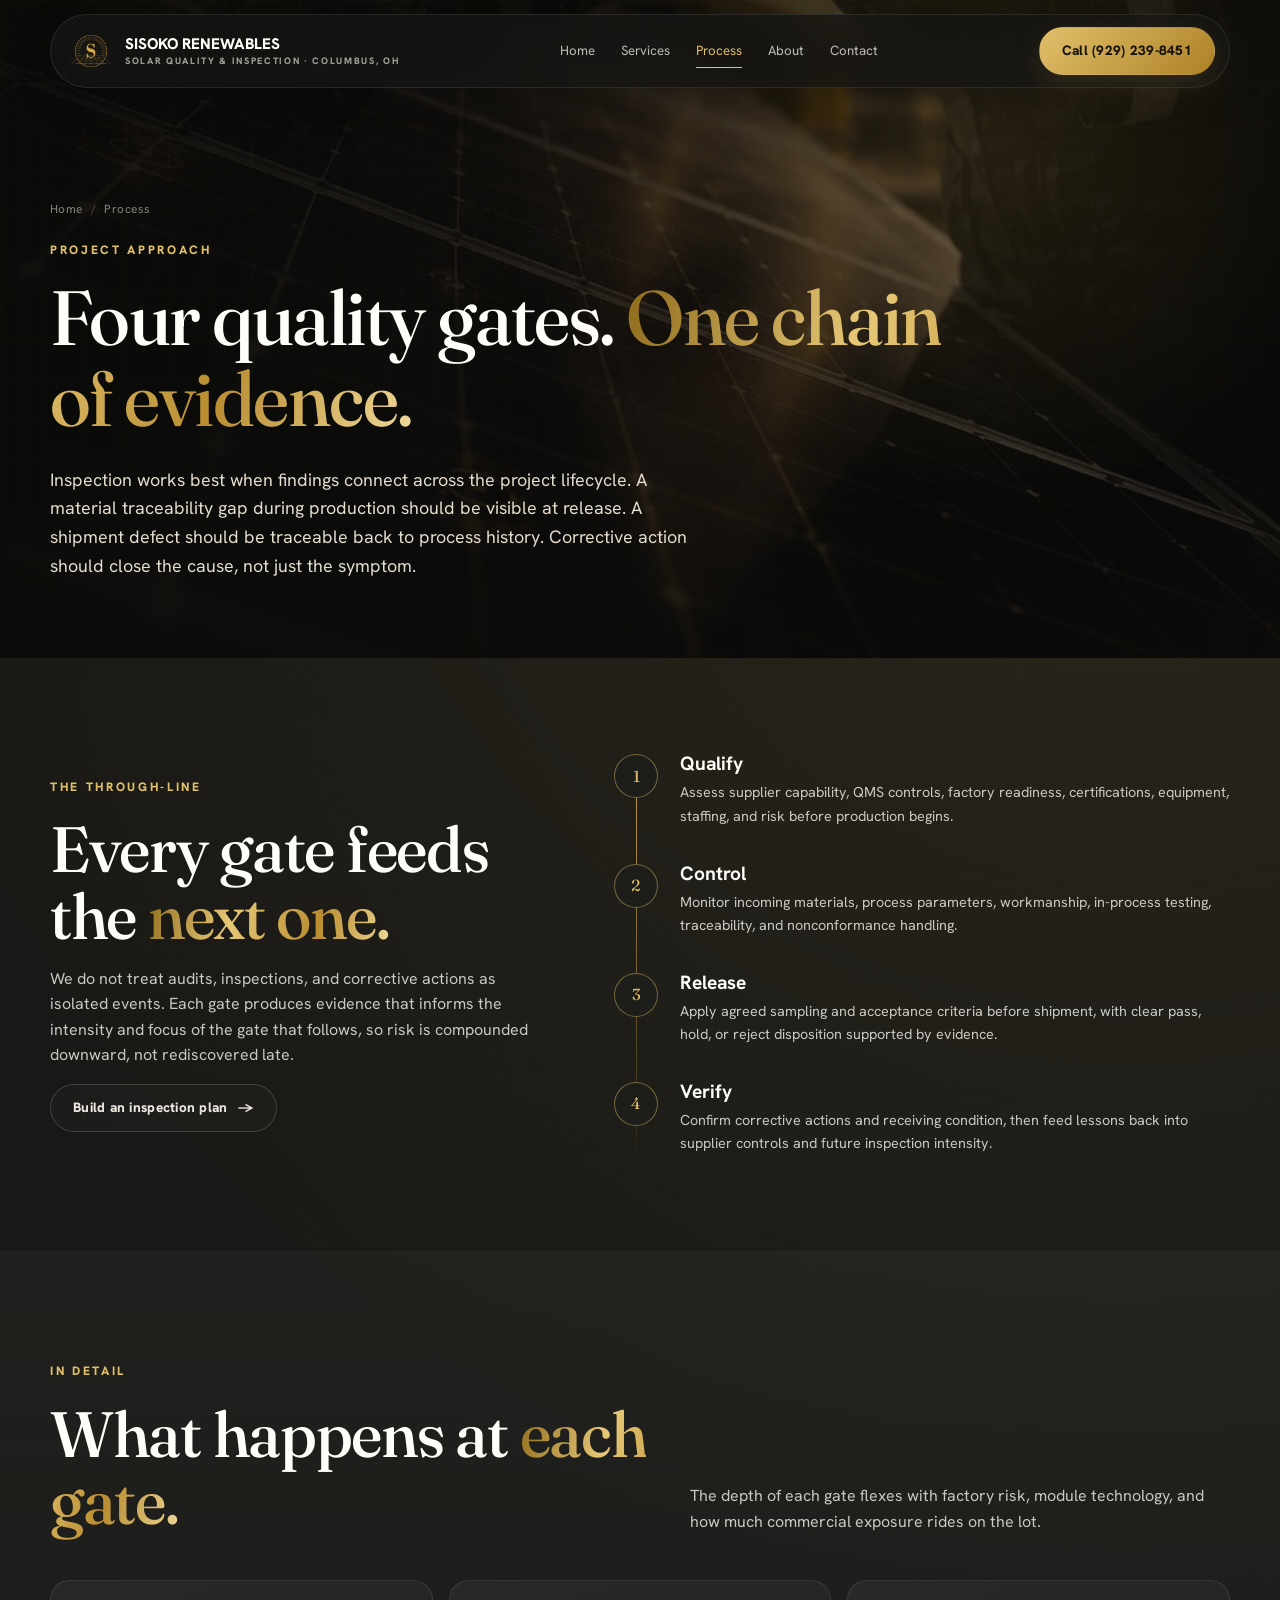
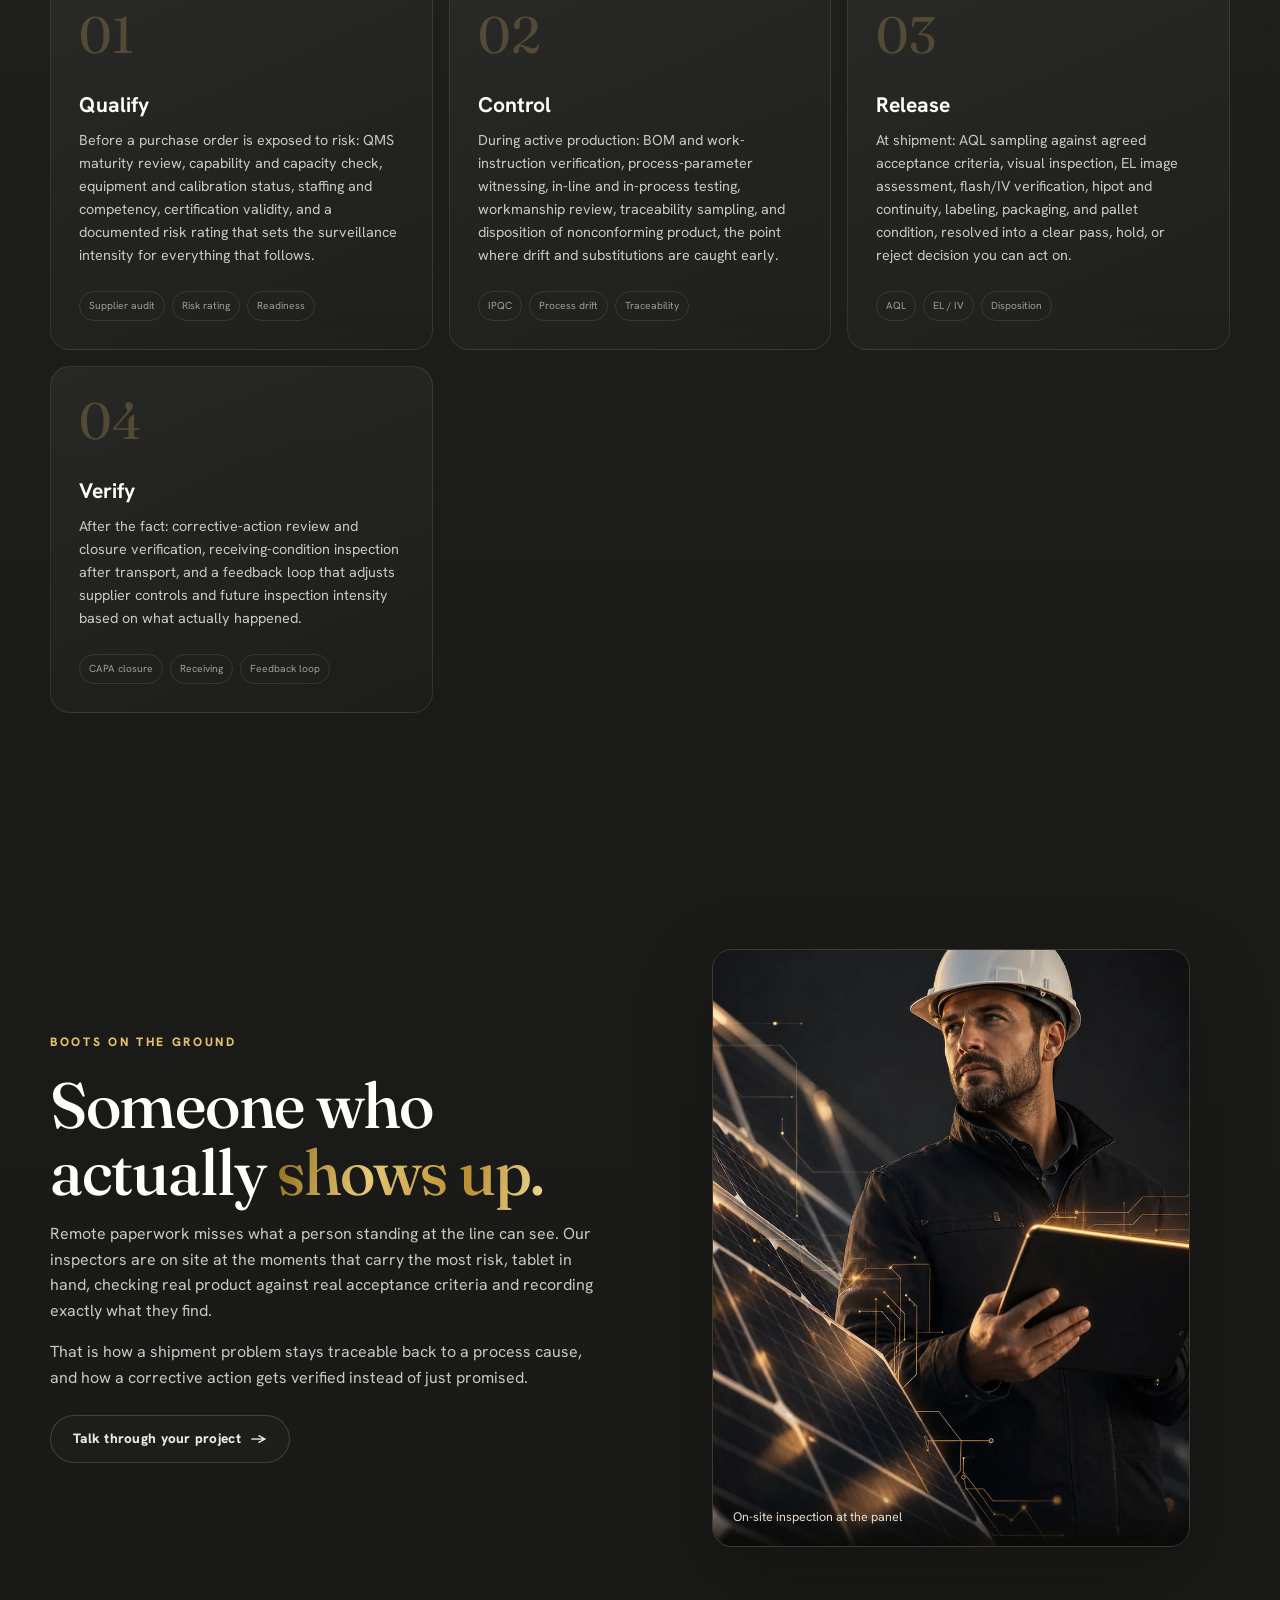
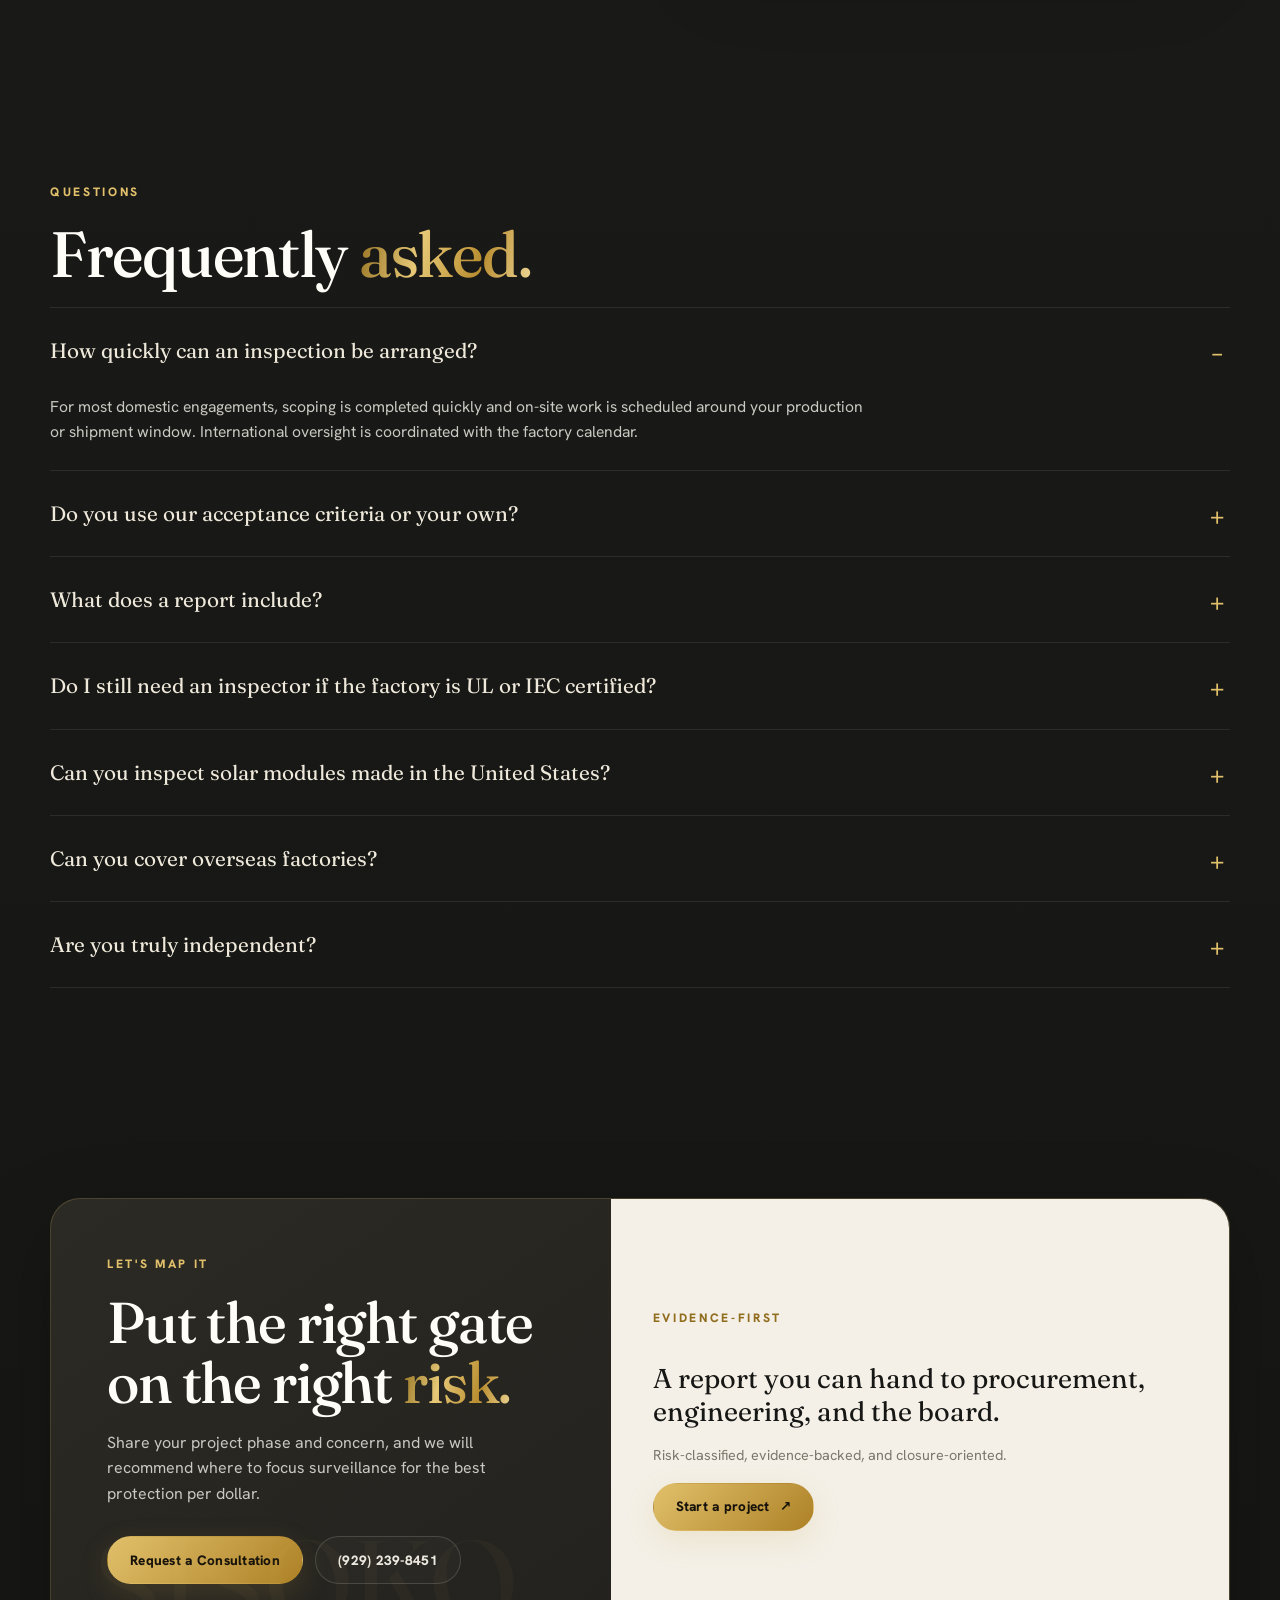
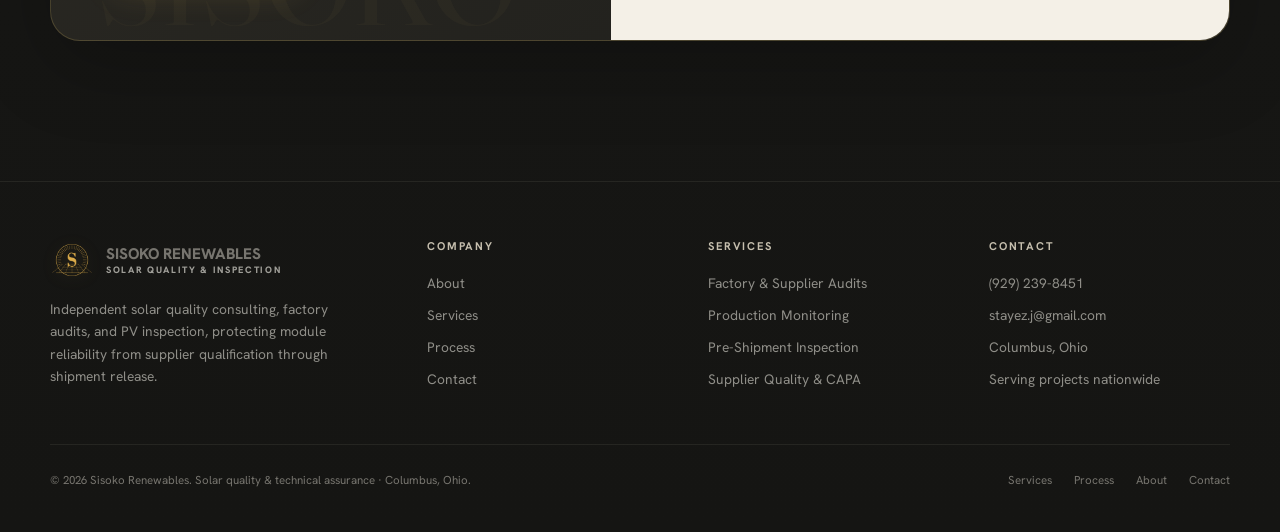
<file: process.html>
<!DOCTYPE html>
<html lang="en">
<head>
  <meta charset="UTF-8" />
  <meta name="viewport" content="width=device-width, initial-scale=1.0" />
  <title>How We Inspect | Independent, Evidence-First Solar PV Quality Process | Sisoko Renewables</title>
  <meta name="description" content="How Sisoko inspects: four connected quality gates (Qualify, Control, Release, Verify) that turn factory audits, EL/IV testing, and pre-shipment inspection into one traceable chain of evidence. Independent, US-based, fast reporting." />
  <meta name="keywords" content="solar inspection process, PV quality gates, factory qualification, production control, lot release, corrective action verification, chain of evidence" />
  <meta name="theme-color" content="#1d1d1b" />
  <meta name="robots" content="index, follow, max-image-preview:large" />
  <link rel="canonical" href="https://sisokorenewables.com/process.html" />
  <meta property="og:type" content="website" />
  <meta property="og:site_name" content="Sisoko Renewables" />
  <meta property="og:title" content="Our Process, Four Quality Gates for PV Inspection" />
  <meta property="og:description" content="Qualify, Control, Release, Verify, one traceable chain of evidence across the PV project lifecycle." />
  <meta property="og:url" content="https://sisokorenewables.com/process.html" />
  <meta property="og:image" content="https://sisokorenewables.com/assets/og-cover.jpg" />
  <meta property="og:image:width" content="1200" />
  <meta property="og:image:height" content="630" />
  <meta name="twitter:card" content="summary_large_image" />
  <meta name="twitter:image" content="https://sisokorenewables.com/assets/og-cover.jpg" />
  <link rel="icon" href="assets/icon-32.png" sizes="32x32" type="image/png" />
  <link rel="apple-touch-icon" href="assets/icon-180.png" />
  <link rel="preconnect" href="https://fonts.googleapis.com" />
  <link rel="preconnect" href="https://fonts.gstatic.com" crossorigin />
  <link rel="stylesheet" href="https://fonts.googleapis.com/css2?family=Fraunces:opsz,wght@9..144,400;9..144,500;9..144,600;9..144,700&family=Hanken+Grotesk:wght@400;500;600;700;800&display=swap" />
  <link rel="stylesheet" href="assets/site.css" />

  <script type="application/ld+json">
  {
    "@context": "https://schema.org",
    "@type": "BreadcrumbList",
    "itemListElement": [
      { "@type": "ListItem", "position": 1, "name": "Home", "item": "https://sisokorenewables.com/" },
      { "@type": "ListItem", "position": 2, "name": "Process", "item": "https://sisokorenewables.com/process.html" }
    ]
  }
  </script>
  <script type="application/ld+json">
  {
    "@context": "https://schema.org",
    "@type": "HowTo",
    "name": "The Sisoko Renewables four-gate PV quality process",
    "description": "A connected quality-assurance process across the PV project lifecycle.",
    "step": [
      { "@type": "HowToStep", "position": 1, "name": "Qualify", "text": "Assess supplier capability, QMS controls, factory readiness, certifications, equipment, staffing, and risk before production." },
      { "@type": "HowToStep", "position": 2, "name": "Control", "text": "Monitor incoming materials, process parameters, workmanship, in-process testing, traceability, and nonconformance handling during production." },
      { "@type": "HowToStep", "position": 3, "name": "Release", "text": "Apply agreed sampling and acceptance criteria before shipment with a clear pass, hold, or reject disposition supported by evidence." },
      { "@type": "HowToStep", "position": 4, "name": "Verify", "text": "Confirm corrective actions and receiving condition, then feed lessons back into supplier controls and future inspection intensity." }
    ]
  }
  </script>
  <script type="application/ld+json">
  {
    "@context": "https://schema.org",
    "@type": "FAQPage",
    "mainEntity": [
      { "@type": "Question", "name": "How quickly can an inspection be arranged?", "acceptedAnswer": { "@type": "Answer", "text": "For most domestic engagements, scoping is completed quickly and on-site work is scheduled around your production or shipment window. International oversight is coordinated with the factory calendar." } },
      { "@type": "Question", "name": "Do you use the client's acceptance criteria or your own?", "acceptedAnswer": { "@type": "Answer", "text": "We work to your specifications, approved quality plan, and AQL criteria wherever they exist, and reference applicable IEC or ISO requirements. Where criteria are missing, we can help define defensible, project-appropriate acceptance standards." } },
      { "@type": "Question", "name": "What does a report include?", "acceptedAnswer": { "@type": "Answer", "text": "An executive summary with a clear disposition, risk-classified findings, supporting objective evidence (photos, serials, process data, EL/IV results), and explicit corrective-action and closure requirements." } },
      { "@type": "Question", "name": "Do I still need an independent inspector if the factory is UL or IEC certified?", "acceptedAnswer": { "@type": "Answer", "text": "Usually yes. Certification proves a module design passed a test at one point in time; it does not confirm that the specific lot heading to your project was built with the approved materials and process. Independent inspection checks the actual product you are paying for, not the design on paper." } },
      { "@type": "Question", "name": "Can you inspect solar modules made in the United States?", "acceptedAnswer": { "@type": "Answer", "text": "Yes. Being US-based lets us reach domestic module lines quickly, coordinate in your time zone, and support the quality and documentation that domestic-content projects increasingly need, without the delays of an overseas-only inspection firm." } }
    ]
  }
  </script>
</head>
<body>
  <a class="skip-link" href="#main">Skip to content</a>
  <div class="nav-shell">
    <nav class="site-nav" aria-label="Primary navigation">
      <a class="brand" href="index.html" aria-label="Sisoko Renewables home">
        <img class="brand-mark-img" src="assets/logo.png" alt="" aria-hidden="true" width="44" height="44" />
        <span class="brand-copy"><span>SISOKO RENEWABLES</span><small>Solar Quality &amp; Inspection · Columbus, OH</small></span>
      </a>
      <div class="nav-links" id="navLinks">
        <a href="index.html">Home</a>
        <a href="services.html">Services</a>
        <a href="process.html" aria-current="page">Process</a>
        <a href="about.html">About</a>
        <a href="contact.html">Contact</a>
      </div>
      <div class="nav-cta">
        <a class="btn btn-gold" href="tel:+19292398451">Call (929) 239-8451</a>
        <button class="menu-btn" id="menuBtn" aria-label="Open menu" aria-expanded="false">☰</button>
      </div>
    </nav>
  </div>

  <main id="main">
    <section class="page-hero">
      <div class="hero-bg" aria-hidden="true">
        <img src="assets/hero-process.webp" alt="" width="1800" height="930" style="object-position:center 58%" />
      </div>
      <div class="container">
        <nav class="breadcrumbs" aria-label="Breadcrumb"><a href="index.html">Home</a><span>/</span> Process</nav>
        <div class="eyebrow reveal on">Project approach</div>
        <h1 class="reveal on">Four quality gates. <span class="gold-text">One chain of evidence.</span></h1>
        <p class="lead reveal on">Inspection works best when findings connect across the project lifecycle. A material traceability gap during production should be visible at release. A shipment defect should be traceable back to process history. Corrective action should close the cause, not just the symptom.</p>
      </div>
    </section>

    <section class="section tight">
      <div class="container lifecycle-wrap">
        <div class="reveal">
          <div class="eyebrow">The through-line</div>
          <h2>Every gate feeds the <span class="gold-text">next one.</span></h2>
          <p>We do not treat audits, inspections, and corrective actions as isolated events. Each gate produces evidence that informs the intensity and focus of the gate that follows, so risk is compounded downward, not rediscovered late.</p>
          <a class="btn btn-ghost" href="contact.html">Build an inspection plan <span aria-hidden="true">→</span></a>
        </div>
        <div class="timeline reveal">
          <div class="step"><div class="step-index">1</div><div><h3>Qualify</h3><p>Assess supplier capability, QMS controls, factory readiness, certifications, equipment, staffing, and risk before production begins.</p></div></div>
          <div class="step"><div class="step-index">2</div><div><h3>Control</h3><p>Monitor incoming materials, process parameters, workmanship, in-process testing, traceability, and nonconformance handling.</p></div></div>
          <div class="step"><div class="step-index">3</div><div><h3>Release</h3><p>Apply agreed sampling and acceptance criteria before shipment, with clear pass, hold, or reject disposition supported by evidence.</p></div></div>
          <div class="step"><div class="step-index">4</div><div><h3>Verify</h3><p>Confirm corrective actions and receiving condition, then feed lessons back into supplier controls and future inspection intensity.</p></div></div>
        </div>
      </div>
    </section>

    <section class="section services">
      <div class="container">
        <div class="section-head reveal">
          <div>
            <div class="eyebrow">In detail</div>
            <h2>What happens at <span class="gold-text">each gate.</span></h2>
          </div>
          <p>The depth of each gate flexes with factory risk, module technology, and how much commercial exposure rides on the lot.</p>
        </div>
        <div class="service-grid">
          <article class="service-card reveal">
            <div class="service-num">01</div>
            <h3>Qualify</h3>
            <p>Before a purchase order is exposed to risk: QMS maturity review, capability and capacity check, equipment and calibration status, staffing and competency, certification validity, and a documented risk rating that sets the surveillance intensity for everything that follows.</p>
            <div class="service-tags"><span class="tag">Supplier audit</span><span class="tag">Risk rating</span><span class="tag">Readiness</span></div>
          </article>
          <article class="service-card reveal">
            <div class="service-num">02</div>
            <h3>Control</h3>
            <p>During active production: BOM and work-instruction verification, process-parameter witnessing, in-line and in-process testing, workmanship review, traceability sampling, and disposition of nonconforming product, the point where drift and substitutions are caught early.</p>
            <div class="service-tags"><span class="tag">IPQC</span><span class="tag">Process drift</span><span class="tag">Traceability</span></div>
          </article>
          <article class="service-card reveal">
            <div class="service-num">03</div>
            <h3>Release</h3>
            <p>At shipment: AQL sampling against agreed acceptance criteria, visual inspection, EL image assessment, flash/IV verification, hipot and continuity, labeling, packaging, and pallet condition, resolved into a clear pass, hold, or reject decision you can act on.</p>
            <div class="service-tags"><span class="tag">AQL</span><span class="tag">EL / IV</span><span class="tag">Disposition</span></div>
          </article>
          <article class="service-card reveal">
            <div class="service-num">04</div>
            <h3>Verify</h3>
            <p>After the fact: corrective-action review and closure verification, receiving-condition inspection after transport, and a feedback loop that adjusts supplier controls and future inspection intensity based on what actually happened.</p>
            <div class="service-tags"><span class="tag">CAPA closure</span><span class="tag">Receiving</span><span class="tag">Feedback loop</span></div>
          </article>
        </div>
      </div>
    </section>

    <section class="section">
      <div class="container feature-grid reveal">
        <div>
          <div class="eyebrow">Boots on the ground</div>
          <h2>Someone who actually <span class="gold-text">shows up.</span></h2>
          <p>Remote paperwork misses what a person standing at the line can see. Our inspectors are on site at the moments that carry the most risk, tablet in hand, checking real product against real acceptance criteria and recording exactly what they find.</p>
          <p>That is how a shipment problem stays traceable back to a process cause, and how a corrective action gets verified instead of just promised.</p>
          <a class="btn btn-ghost" href="contact.html" style="margin-top:8px">Talk through your project <span aria-hidden="true">→</span></a>
        </div>
        <figure class="feature-figure portrait">
          <img src="assets/feature-process.webp" alt="Solar inspector reviewing a photovoltaic panel with a tablet and gold data overlay" width="820" height="1457" loading="lazy" />
          <figcaption>On-site inspection at the panel</figcaption>
        </figure>
      </div>
    </section>

    <section class="section">
      <div class="container">
        <div class="section-head reveal" style="margin-bottom:20px">
          <div>
            <div class="eyebrow">Questions</div>
            <h2>Frequently <span class="gold-text">asked.</span></h2>
          </div>
        </div>
        <div class="faq-list reveal">
          <details class="faq-item" open>
            <summary>How quickly can an inspection be arranged?</summary>
            <p>For most domestic engagements, scoping is completed quickly and on-site work is scheduled around your production or shipment window. International oversight is coordinated with the factory calendar.</p>
          </details>
          <details class="faq-item">
            <summary>Do you use our acceptance criteria or your own?</summary>
            <p>We work to your specifications, approved quality plan, and AQL criteria wherever they exist, and reference applicable IEC or ISO requirements. Where criteria are missing, we can help define defensible, project-appropriate acceptance standards.</p>
          </details>
          <details class="faq-item">
            <summary>What does a report include?</summary>
            <p>An executive summary with a clear disposition, risk-classified findings, supporting objective evidence (photos, serials, process data, EL/IV results), and explicit corrective-action and closure requirements, written to make the next decision easier.</p>
          </details>
          <details class="faq-item">
            <summary>Do I still need an inspector if the factory is UL or IEC certified?</summary>
            <p>Usually, yes. Certification proves a module design passed a test at one point in time. It does not confirm that the specific lot heading to your project was built with the approved materials and process. Independent inspection checks the actual product you are paying for, not the design on paper.</p>
          </details>
          <details class="faq-item">
            <summary>Can you inspect solar modules made in the United States?</summary>
            <p>Yes. Being US-based is an advantage here. We can reach domestic module lines quickly, coordinate in your time zone, and support the quality and documentation that domestic-content projects increasingly need, without the delays of an overseas-only inspection firm.</p>
          </details>
          <details class="faq-item">
            <summary>Can you cover overseas factories?</summary>
            <p>Yes. While Sisoko is based in Columbus, Ohio, oversight of overseas manufacturing can be coordinated around the factory's production and shipment schedule so lots are witnessed and released at the right moment.</p>
          </details>
          <details class="faq-item">
            <summary>Are you truly independent?</summary>
            <p>Yes. Sisoko holds no manufacturer ties and works only for the party commissioning the inspection. Findings are reported objectively, with the evidence attached, so there is no conflict of interest.</p>
          </details>
        </div>
      </div>
    </section>

    <section class="cta-section">
      <div class="container cta-card reveal">
        <div class="cta-copy">
          <div class="eyebrow">Let's map it</div>
          <h2>Put the right gate on the right <span class="gold-text">risk.</span></h2>
          <p>Share your project phase and concern, and we will recommend where to focus surveillance for the best protection per dollar.</p>
          <div style="margin-top:30px; display:flex; flex-wrap:wrap; gap:12px">
            <a class="btn btn-gold" href="contact.html">Request a Consultation</a>
            <a class="btn btn-ghost" href="tel:+19292398451">(929) 239-8451</a>
          </div>
        </div>
        <div class="contact-form" style="display:flex; flex-direction:column; justify-content:center; gap:16px">
          <div class="eyebrow" style="color:#916d1e">Evidence-first</div>
          <p style="font-family:var(--serif); font-size:1.7rem; color:var(--ink); margin:0; line-height:1.2">A report you can hand to procurement, engineering, and the board.</p>
          <p style="color:#7a776d; font-size:.9rem; margin:0">Risk-classified, evidence-backed, and closure-oriented.</p>
          <a class="btn btn-gold" href="contact.html" style="align-self:flex-start">Start a project <span aria-hidden="true">↗</span></a>
        </div>
      </div>
    </section>
  </main>

  <footer>
    <div class="container">
      <div class="footer-top">
        <div class="footer-brand">
          <a class="brand" href="index.html" aria-label="Sisoko Renewables home">
            <img class="brand-mark-img" src="assets/logo.png" alt="" aria-hidden="true" width="44" height="44" />
            <span class="brand-copy"><span>SISOKO RENEWABLES</span><small>Solar Quality &amp; Inspection</small></span>
          </a>
          <p>Independent solar quality consulting, factory audits, and PV inspection, protecting module reliability from supplier qualification through shipment release.</p>
        </div>
        <div class="footer-col">
          <b>Company</b>
          <a href="about.html">About</a>
          <a href="services.html">Services</a>
          <a href="process.html">Process</a>
          <a href="contact.html">Contact</a>
        </div>
        <div class="footer-col">
          <b>Services</b>
          <a href="services.html#audits">Factory &amp; Supplier Audits</a>
          <a href="services.html#production">Production Monitoring</a>
          <a href="services.html#psi">Pre-Shipment Inspection</a>
          <a href="services.html#capa">Supplier Quality &amp; CAPA</a>
        </div>
        <div class="footer-col">
          <b>Contact</b>
          <a href="tel:+19292398451">(929) 239-8451</a>
          <a href="mailto:stayez.j@gmail.com">stayez.j@gmail.com</a>
          <p>Columbus, Ohio</p>
          <p>Serving projects nationwide</p>
        </div>
      </div>
      <div class="footer-wrap">
        <div>© <span id="year"></span> Sisoko Renewables. Solar quality &amp; technical assurance · Columbus, Ohio.</div>
        <div class="footer-links"><a href="services.html">Services</a><a href="process.html">Process</a><a href="about.html">About</a><a href="contact.html">Contact</a></div>
      </div>
    </div>
  </footer>

  <script src="assets/site.js" defer></script>
</body>
</html>
</file>
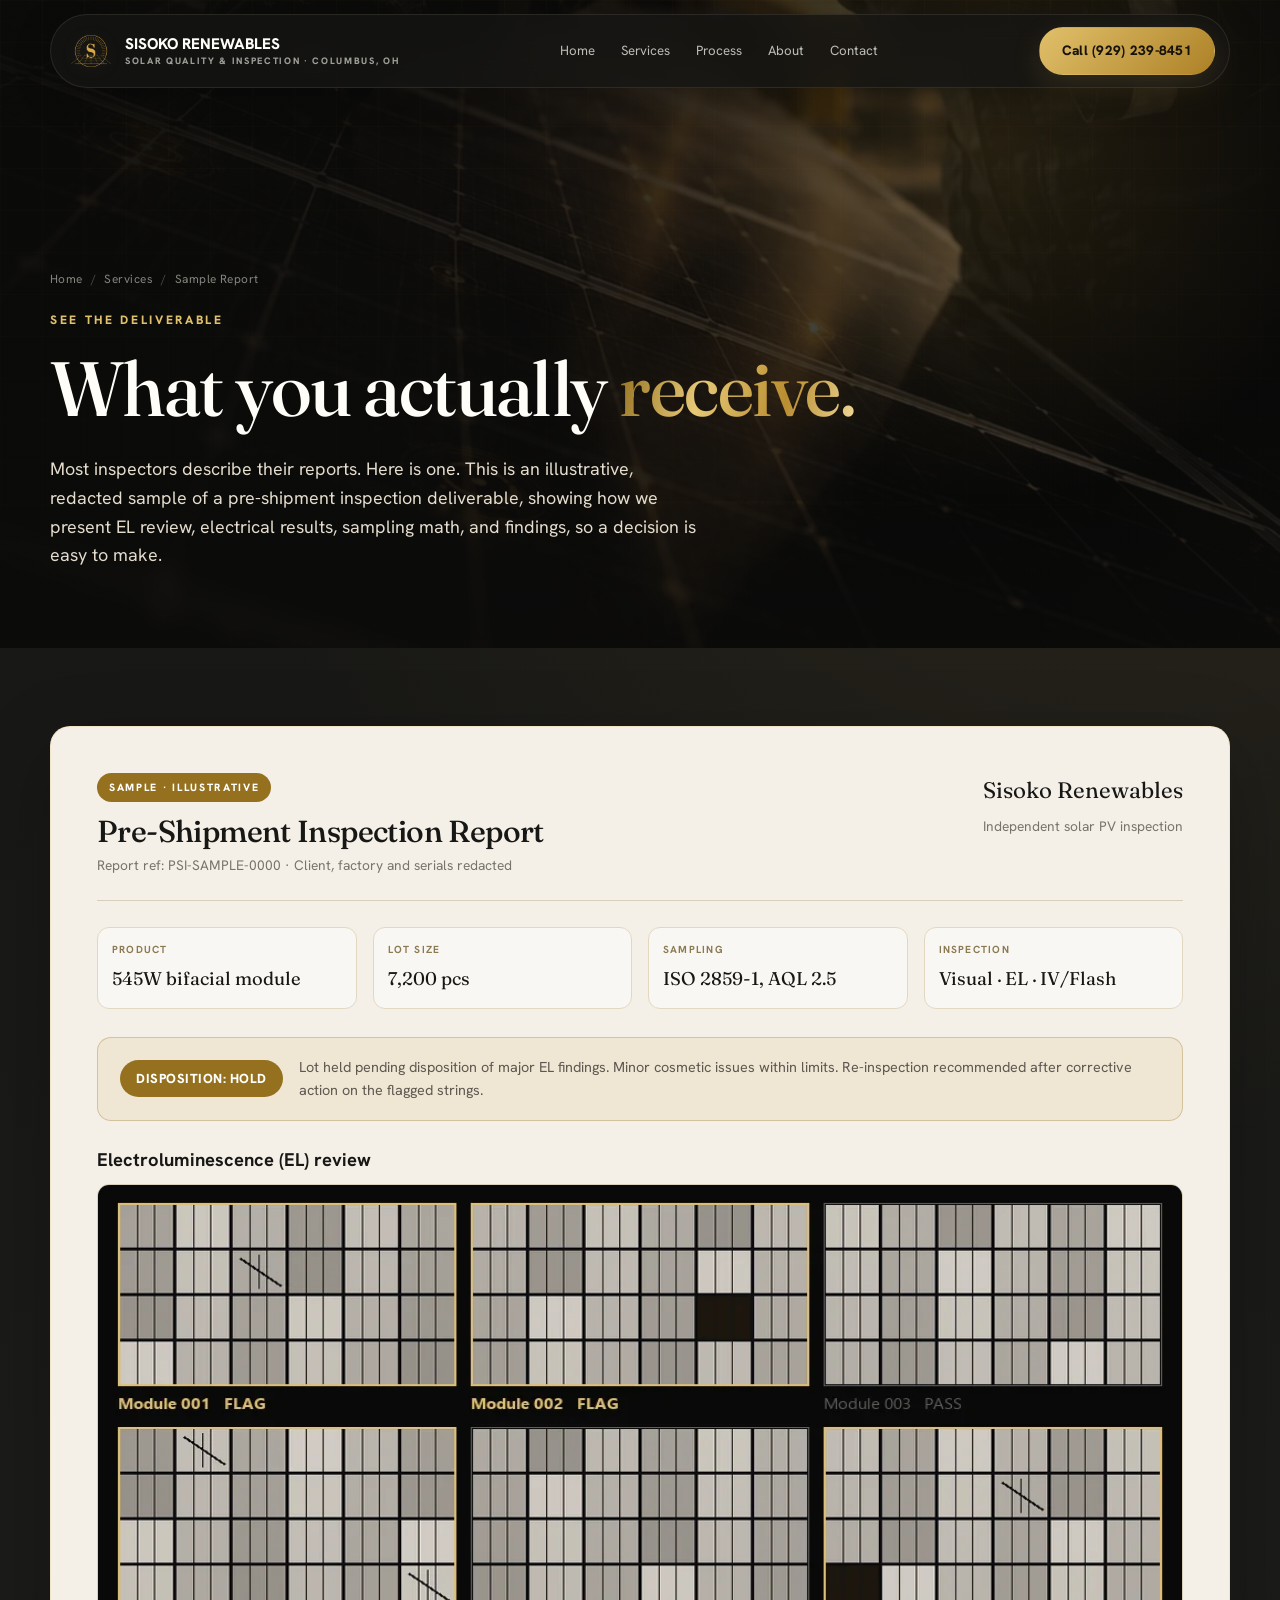
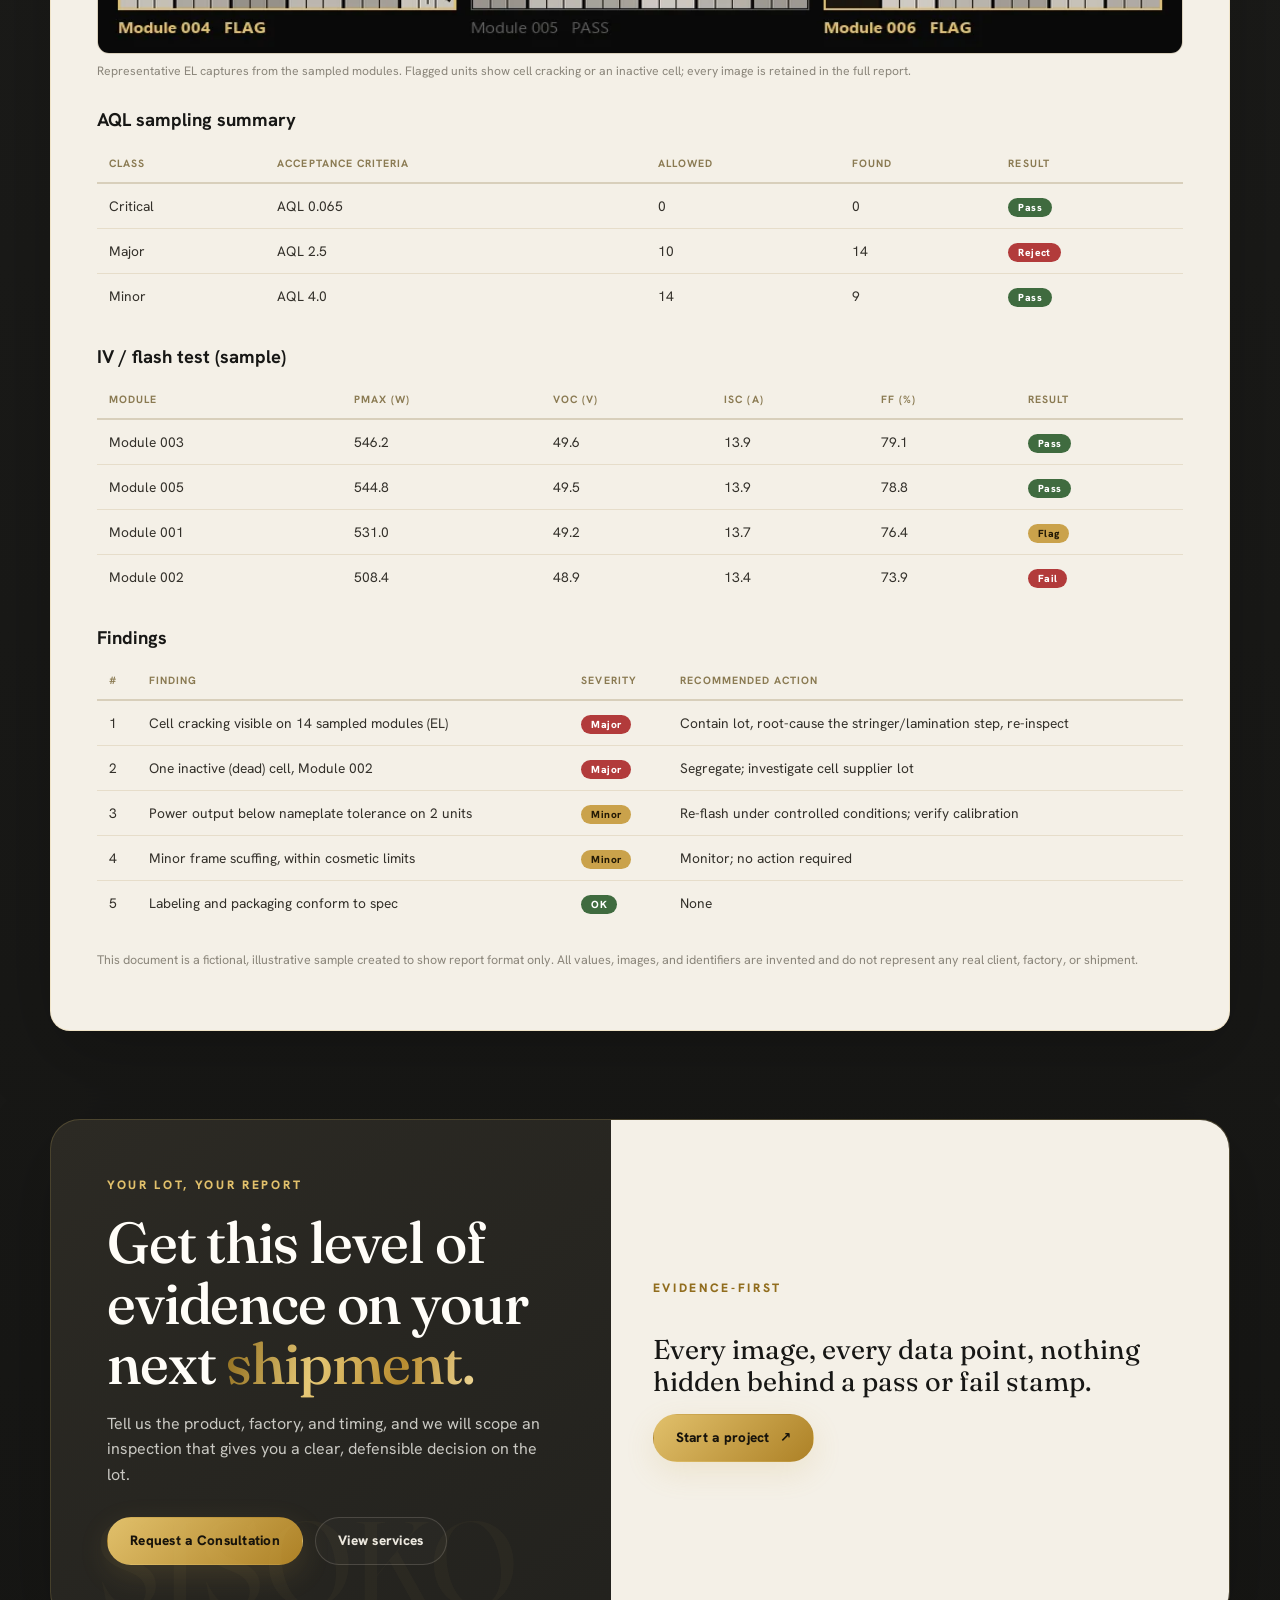
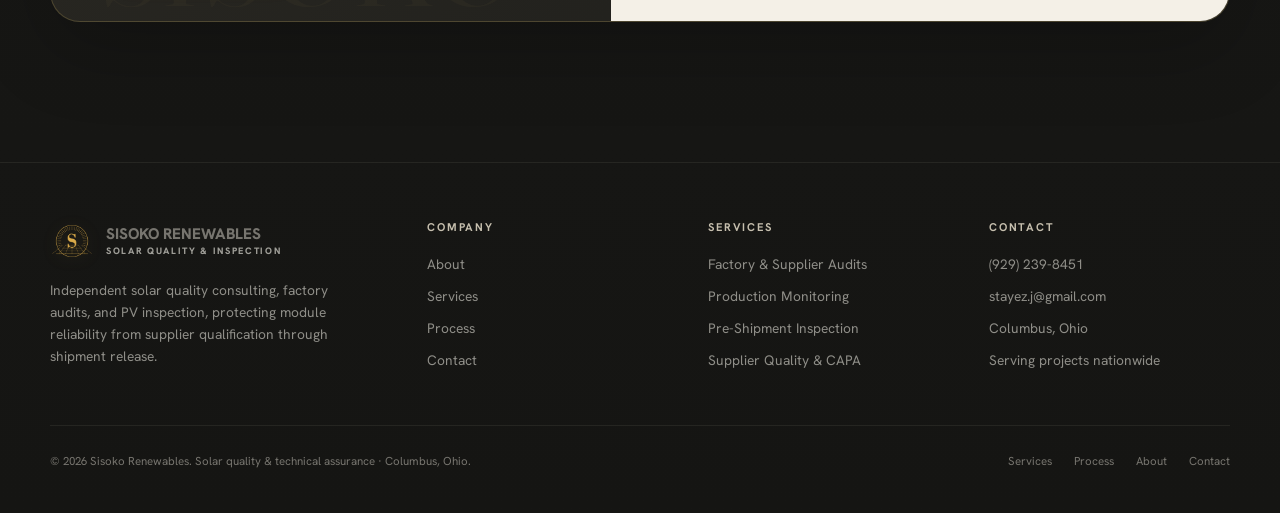
<file: sample-report.html>
<!DOCTYPE html>
<html lang="en">
<head>
  <meta charset="UTF-8" />
  <meta name="viewport" content="width=device-width, initial-scale=1.0" />
  <title>Sample Pre-Shipment Inspection Report | Sisoko Renewables</title>
  <meta name="description" content="An illustrative sample solar module pre-shipment inspection report from Sisoko Renewables: EL image review, IV/flash results, AQL sampling summary, and risk-classified findings with a clear disposition." />
  <meta name="theme-color" content="#1d1d1b" />
  <meta name="robots" content="index, follow, max-image-preview:large" />
  <link rel="canonical" href="https://sisokorenewables.com/sample-report.html" />
  <meta property="og:type" content="website" />
  <meta property="og:site_name" content="Sisoko Renewables" />
  <meta property="og:title" content="Sample Pre-Shipment Inspection Report | Sisoko Renewables" />
  <meta property="og:description" content="See exactly what our inspection deliverable looks like: EL review, IV/flash data, AQL summary, and risk-classified findings." />
  <meta property="og:url" content="https://sisokorenewables.com/sample-report.html" />
  <meta property="og:image" content="https://sisokorenewables.com/assets/og-cover.jpg" />
  <meta property="og:image:width" content="1200" />
  <meta property="og:image:height" content="630" />
  <meta name="twitter:card" content="summary_large_image" />
  <meta name="twitter:image" content="https://sisokorenewables.com/assets/og-cover.jpg" />
  <link rel="icon" href="assets/icon-32.png" sizes="32x32" type="image/png" />
  <link rel="apple-touch-icon" href="assets/icon-180.png" />
  <link rel="preconnect" href="https://fonts.googleapis.com" />
  <link rel="preconnect" href="https://fonts.gstatic.com" crossorigin />
  <link rel="stylesheet" href="https://fonts.googleapis.com/css2?family=Fraunces:opsz,wght@9..144,400;9..144,500;9..144,600;9..144,700&family=Hanken+Grotesk:wght@400;500;600;700;800&display=swap" />
  <link rel="stylesheet" href="assets/site.css" />
  <script type="application/ld+json">
  {
    "@context": "https://schema.org",
    "@type": "BreadcrumbList",
    "itemListElement": [
      { "@type": "ListItem", "position": 1, "name": "Home", "item": "https://sisokorenewables.com/" },
      { "@type": "ListItem", "position": 2, "name": "Services", "item": "https://sisokorenewables.com/services.html" },
      { "@type": "ListItem", "position": 3, "name": "Sample Report", "item": "https://sisokorenewables.com/sample-report.html" }
    ]
  }
  </script>
</head>
<body>
  <a class="skip-link" href="#main">Skip to content</a>
  <div class="nav-shell">
    <nav class="site-nav" aria-label="Primary navigation">
      <a class="brand" href="index.html" aria-label="Sisoko Renewables home">
        <img class="brand-mark-img" src="assets/logo.png" alt="" aria-hidden="true" width="44" height="44" />
        <span class="brand-copy"><span>SISOKO RENEWABLES</span><small>Solar Quality &amp; Inspection · Columbus, OH</small></span>
      </a>
      <div class="nav-links" id="navLinks">
        <a href="index.html">Home</a>
        <a href="services.html">Services</a>
        <a href="process.html">Process</a>
        <a href="about.html">About</a>
        <a href="contact.html">Contact</a>
      </div>
      <div class="nav-cta">
        <a class="btn btn-gold" href="tel:+19292398451">Call (929) 239-8451</a>
        <button class="menu-btn" id="menuBtn" aria-label="Open menu" aria-expanded="false">☰</button>
      </div>
    </nav>
  </div>

  <main id="main">
    <section class="page-hero">
      <div class="hero-bg" aria-hidden="true">
        <img src="assets/hero-process.webp" alt="" width="1800" height="930" style="object-position:center 58%" />
      </div>
      <div class="container">
        <nav class="breadcrumbs" aria-label="Breadcrumb"><a href="index.html">Home</a><span>/</span> <a href="services.html">Services</a><span>/</span> Sample Report</nav>
        <div class="eyebrow reveal on">See the deliverable</div>
        <h1 class="reveal on">What you actually <span class="gold-text">receive.</span></h1>
        <p class="lead reveal on">Most inspectors describe their reports. Here is one. This is an illustrative, redacted sample of a pre-shipment inspection deliverable, showing how we present EL review, electrical results, sampling math, and findings, so a decision is easy to make.</p>
      </div>
    </section>

    <section class="section tight">
      <div class="container">
        <div class="report-doc reveal">
          <div class="report-head">
            <div>
              <div class="report-badge">Sample · Illustrative</div>
              <h2 style="margin-top:14px">Pre-Shipment Inspection Report</h2>
              <div class="sub">Report ref: PSI-SAMPLE-0000 · Client, factory and serials redacted</div>
            </div>
            <div style="text-align:right">
              <div style="font-family:var(--serif); font-size:1.4rem; color:var(--ink)">Sisoko Renewables</div>
              <div class="sub">Independent solar PV inspection</div>
            </div>
          </div>

          <div class="report-meta">
            <div><b>Product</b><span>545W bifacial module</span></div>
            <div><b>Lot size</b><span class="num">7,200 pcs</span></div>
            <div><b>Sampling</b><span>ISO 2859-1, AQL 2.5</span></div>
            <div><b>Inspection</b><span>Visual · EL · IV/Flash</span></div>
          </div>

          <div class="disposition">
            <span class="pill">DISPOSITION: HOLD</span>
            <p>Lot held pending disposition of major EL findings. Minor cosmetic issues within limits. Re-inspection recommended after corrective action on the flagged strings.</p>
          </div>

          <h3>Electroluminescence (EL) review</h3>
          <figure>
            <img src="assets/sample-el.webp" alt="Grid of six solar module electroluminescence images; four flagged in gold for cracks or dead cells, two marked pass" width="980" height="470" loading="lazy" />
            <figcaption>Representative EL captures from the sampled modules. Flagged units show cell cracking or an inactive cell; every image is retained in the full report.</figcaption>
          </figure>

          <h3>AQL sampling summary</h3>
          <div class="report-scroll">
            <table class="data" aria-label="AQL sampling summary">
              <thead><tr><th>Class</th><th>Acceptance criteria</th><th class="num">Allowed</th><th class="num">Found</th><th>Result</th></tr></thead>
              <tbody>
                <tr><td>Critical</td><td>AQL 0.065</td><td class="num">0</td><td class="num">0</td><td><span class="sev ok">Pass</span></td></tr>
                <tr><td>Major</td><td>AQL 2.5</td><td class="num">10</td><td class="num">14</td><td><span class="sev major">Reject</span></td></tr>
                <tr><td>Minor</td><td>AQL 4.0</td><td class="num">14</td><td class="num">9</td><td><span class="sev ok">Pass</span></td></tr>
              </tbody>
            </table>
          </div>

          <h3>IV / flash test (sample)</h3>
          <div class="report-scroll">
            <table class="data" aria-label="IV flash test results">
              <thead><tr><th>Module</th><th class="num">Pmax (W)</th><th class="num">Voc (V)</th><th class="num">Isc (A)</th><th class="num">FF (%)</th><th>Result</th></tr></thead>
              <tbody>
                <tr><td>Module 003</td><td class="num">546.2</td><td class="num">49.6</td><td class="num">13.9</td><td class="num">79.1</td><td><span class="sev ok">Pass</span></td></tr>
                <tr><td>Module 005</td><td class="num">544.8</td><td class="num">49.5</td><td class="num">13.9</td><td class="num">78.8</td><td><span class="sev ok">Pass</span></td></tr>
                <tr><td>Module 001</td><td class="num">531.0</td><td class="num">49.2</td><td class="num">13.7</td><td class="num">76.4</td><td><span class="sev minor">Flag</span></td></tr>
                <tr><td>Module 002</td><td class="num">508.4</td><td class="num">48.9</td><td class="num">13.4</td><td class="num">73.9</td><td><span class="sev major">Fail</span></td></tr>
              </tbody>
            </table>
          </div>

          <h3>Findings</h3>
          <div class="report-scroll">
            <table class="data" aria-label="Findings">
              <thead><tr><th>#</th><th>Finding</th><th>Severity</th><th>Recommended action</th></tr></thead>
              <tbody>
                <tr><td class="num">1</td><td>Cell cracking visible on 14 sampled modules (EL)</td><td><span class="sev major">Major</span></td><td>Contain lot, root-cause the stringer/lamination step, re-inspect</td></tr>
                <tr><td class="num">2</td><td>One inactive (dead) cell, Module 002</td><td><span class="sev major">Major</span></td><td>Segregate; investigate cell supplier lot</td></tr>
                <tr><td class="num">3</td><td>Power output below nameplate tolerance on 2 units</td><td><span class="sev minor">Minor</span></td><td>Re-flash under controlled conditions; verify calibration</td></tr>
                <tr><td class="num">4</td><td>Minor frame scuffing, within cosmetic limits</td><td><span class="sev minor">Minor</span></td><td>Monitor; no action required</td></tr>
                <tr><td class="num">5</td><td>Labeling and packaging conform to spec</td><td><span class="sev ok">OK</span></td><td>None</td></tr>
              </tbody>
            </table>
          </div>

          <p style="margin-top:26px; font-size:.78rem; color:#8a857a">This document is a fictional, illustrative sample created to show report format only. All values, images, and identifiers are invented and do not represent any real client, factory, or shipment.</p>
        </div>
      </div>
    </section>

    <section class="cta-section" style="padding-top:10px">
      <div class="container cta-card reveal">
        <div class="cta-copy">
          <div class="eyebrow">Your lot, your report</div>
          <h2>Get this level of evidence on your next <span class="gold-text">shipment.</span></h2>
          <p>Tell us the product, factory, and timing, and we will scope an inspection that gives you a clear, defensible decision on the lot.</p>
          <div style="margin-top:30px; display:flex; flex-wrap:wrap; gap:12px">
            <a class="btn btn-gold" href="contact.html">Request a Consultation</a>
            <a class="btn btn-ghost" href="services.html">View services</a>
          </div>
        </div>
        <div class="contact-form" style="display:flex; flex-direction:column; justify-content:center; gap:16px">
          <div class="eyebrow" style="color:#916d1e">Evidence-first</div>
          <p style="font-family:var(--serif); font-size:1.7rem; color:var(--ink); margin:0; line-height:1.2">Every image, every data point, nothing hidden behind a pass or fail stamp.</p>
          <a class="btn btn-gold" href="contact.html" style="align-self:flex-start">Start a project <span aria-hidden="true">↗</span></a>
        </div>
      </div>
    </section>
  </main>

  <footer>
    <div class="container">
      <div class="footer-top">
        <div class="footer-brand">
          <a class="brand" href="index.html" aria-label="Sisoko Renewables home">
            <img class="brand-mark-img" src="assets/logo.png" alt="" aria-hidden="true" width="44" height="44" />
            <span class="brand-copy"><span>SISOKO RENEWABLES</span><small>Solar Quality &amp; Inspection</small></span>
          </a>
          <p>Independent solar quality consulting, factory audits, and PV inspection, protecting module reliability from supplier qualification through shipment release.</p>
        </div>
        <div class="footer-col">
          <b>Company</b>
          <a href="about.html">About</a>
          <a href="services.html">Services</a>
          <a href="process.html">Process</a>
          <a href="contact.html">Contact</a>
        </div>
        <div class="footer-col">
          <b>Services</b>
          <a href="services.html#audits">Factory &amp; Supplier Audits</a>
          <a href="services.html#production">Production Monitoring</a>
          <a href="services.html#psi">Pre-Shipment Inspection</a>
          <a href="services.html#capa">Supplier Quality &amp; CAPA</a>
        </div>
        <div class="footer-col">
          <b>Contact</b>
          <a href="tel:+19292398451">(929) 239-8451</a>
          <a href="mailto:stayez.j@gmail.com">stayez.j@gmail.com</a>
          <p>Columbus, Ohio</p>
          <p>Serving projects nationwide</p>
        </div>
      </div>
      <div class="footer-wrap">
        <div>© <span id="year"></span> Sisoko Renewables. Solar quality &amp; technical assurance · Columbus, Ohio.</div>
        <div class="footer-links"><a href="services.html">Services</a><a href="process.html">Process</a><a href="about.html">About</a><a href="contact.html">Contact</a></div>
      </div>
    </div>
  </footer>
  <script src="assets/site.js" defer></script>
</body>
</html>
</file>
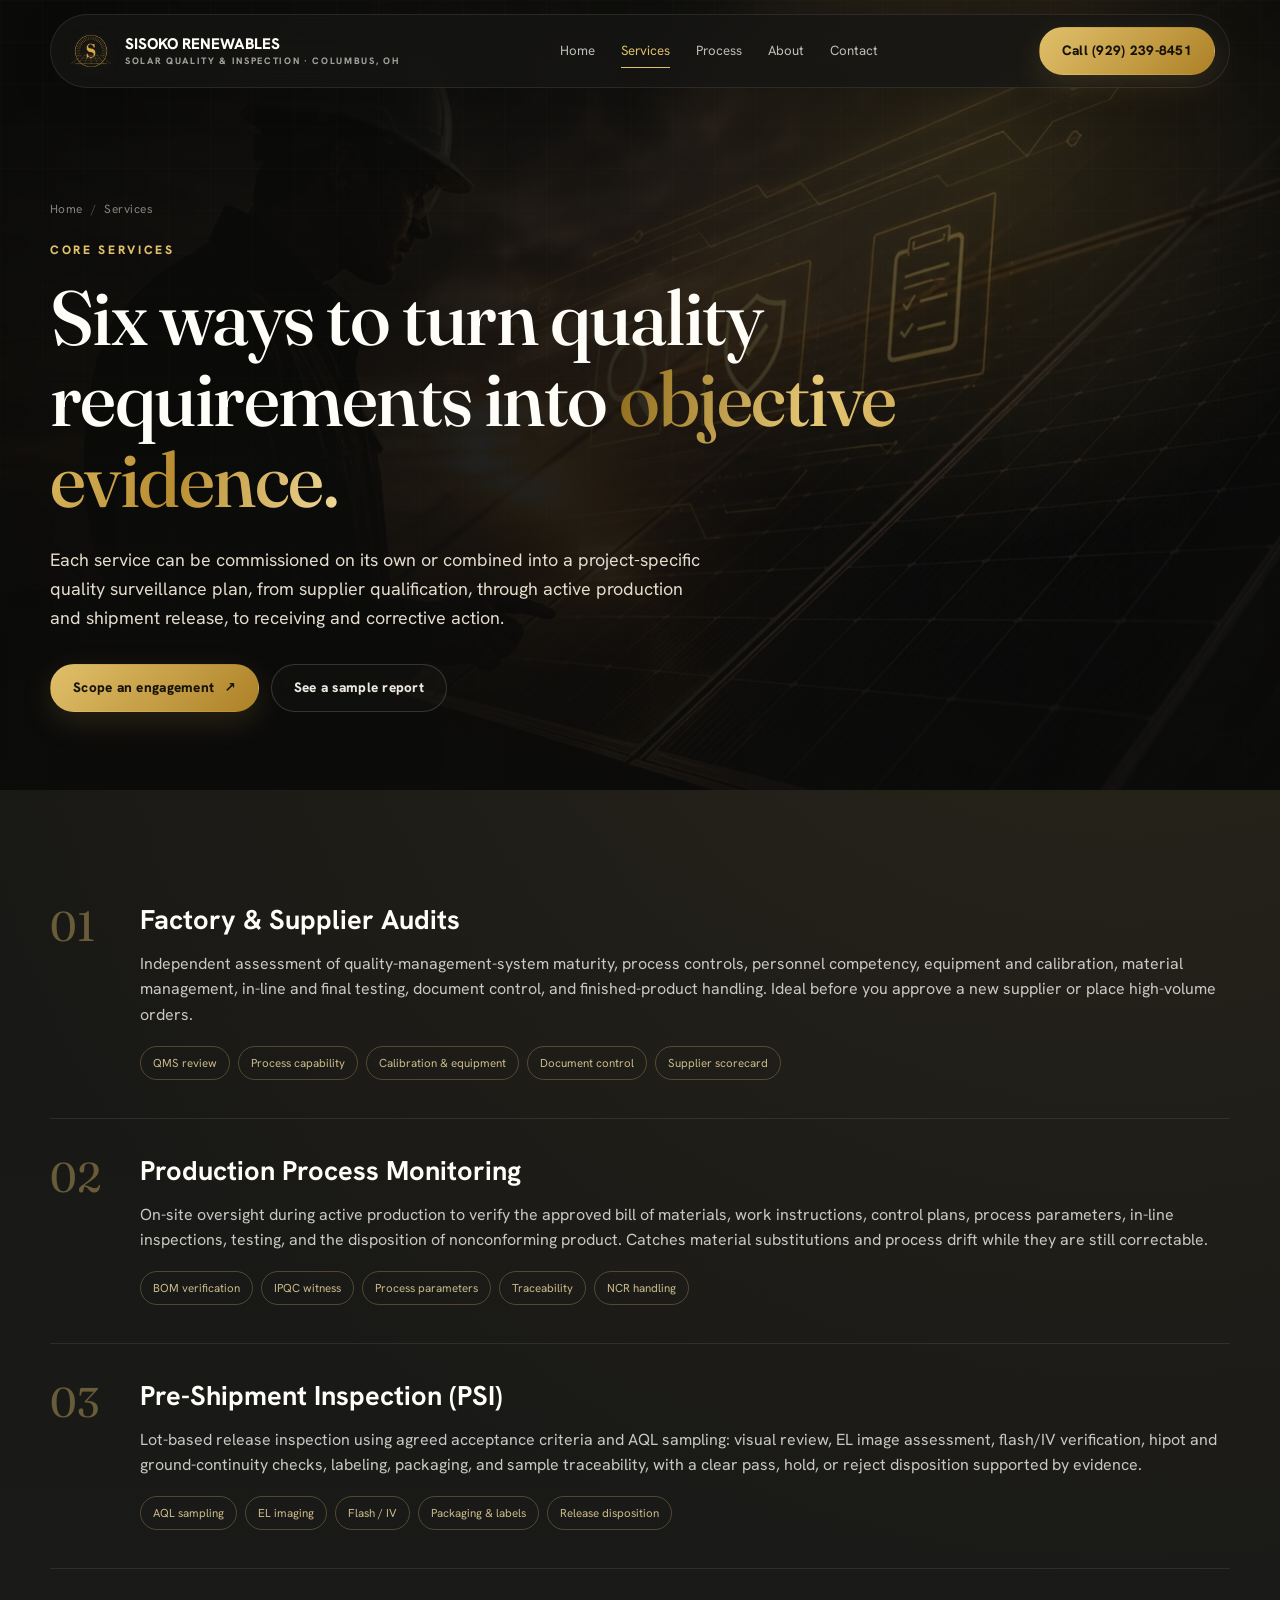
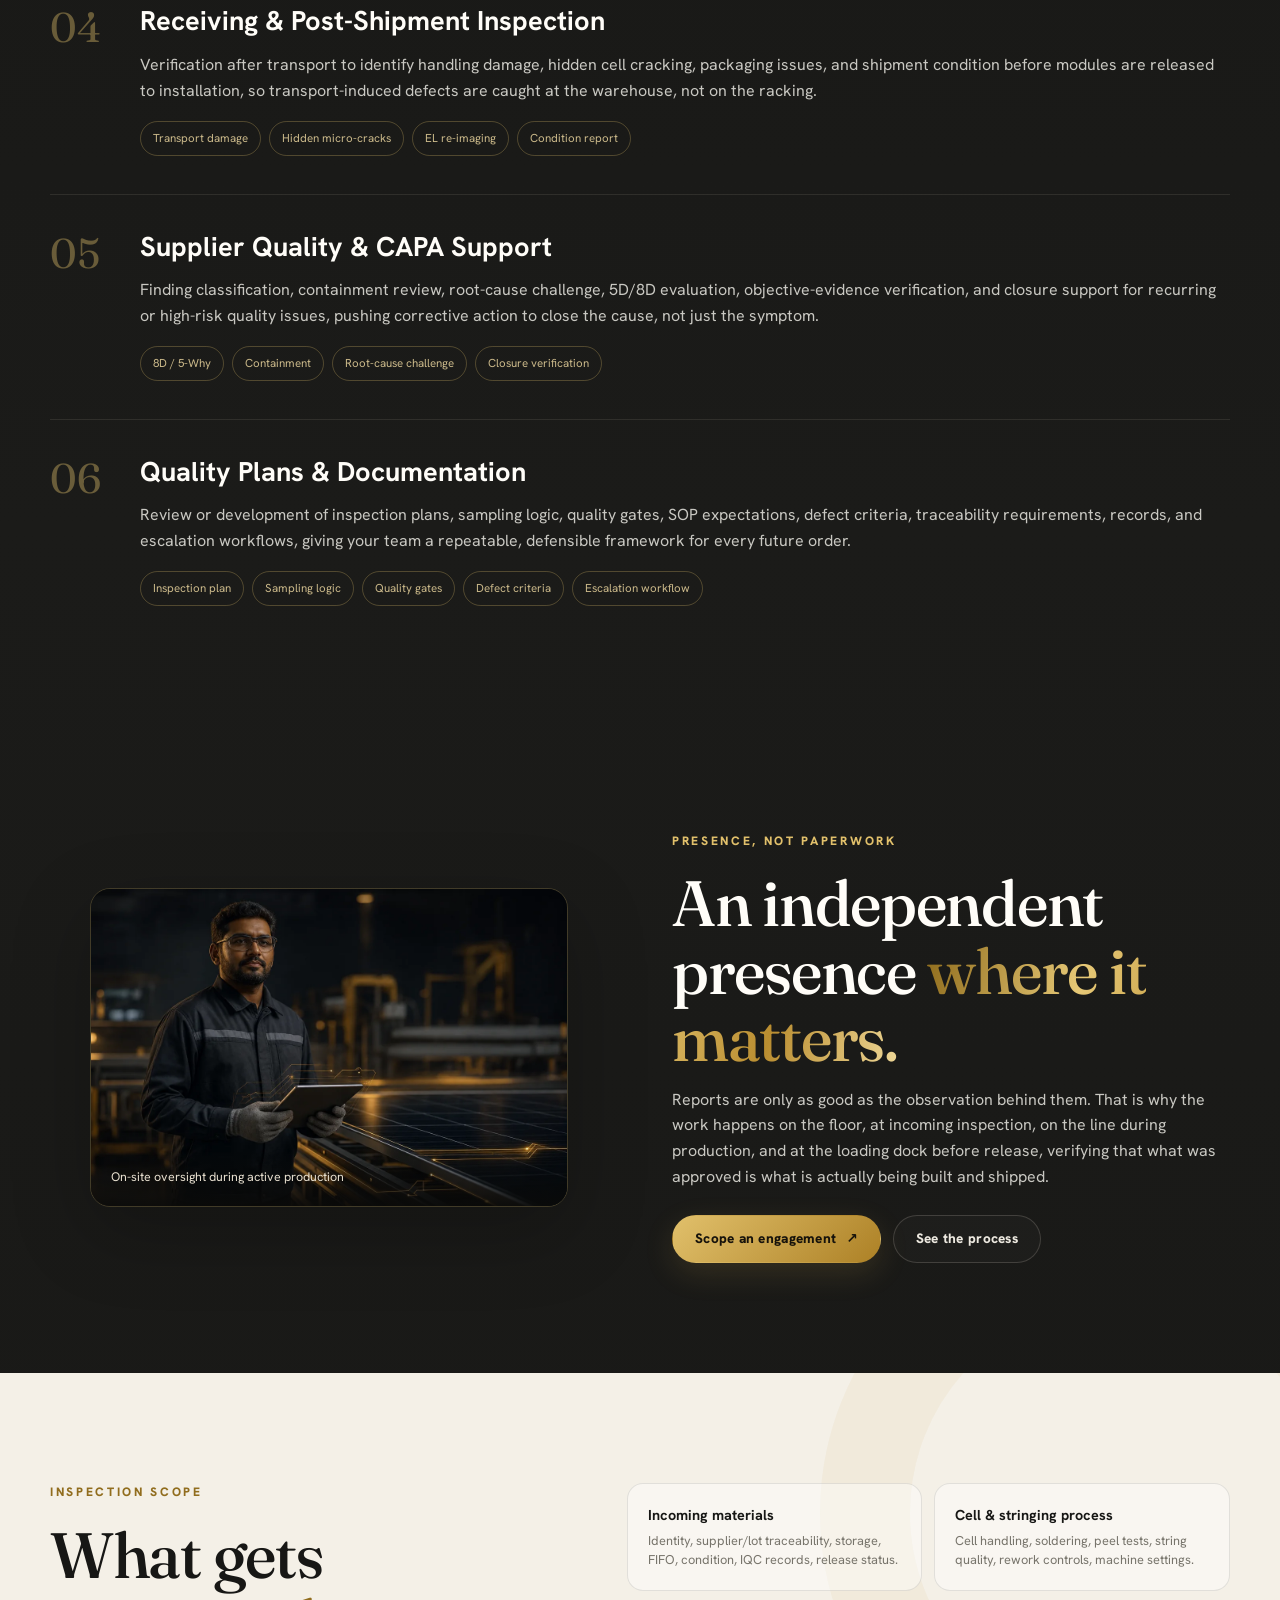
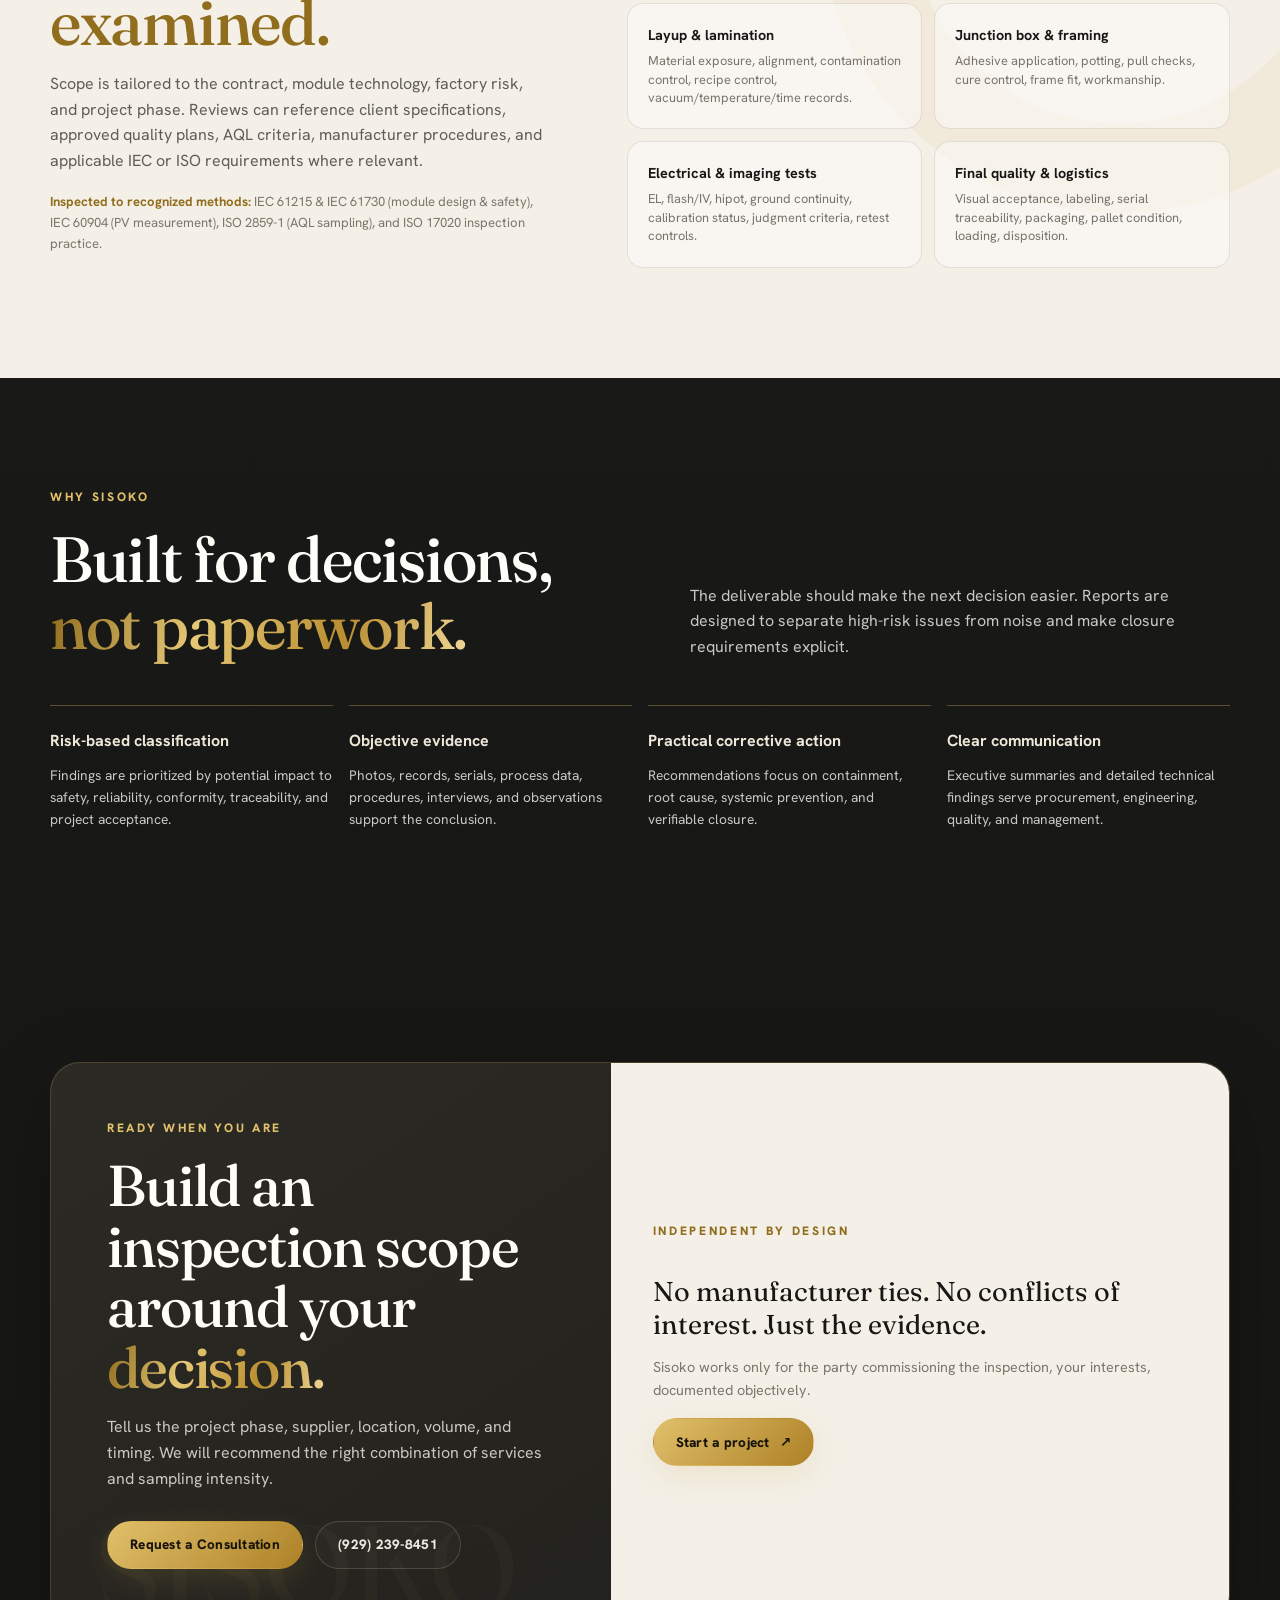
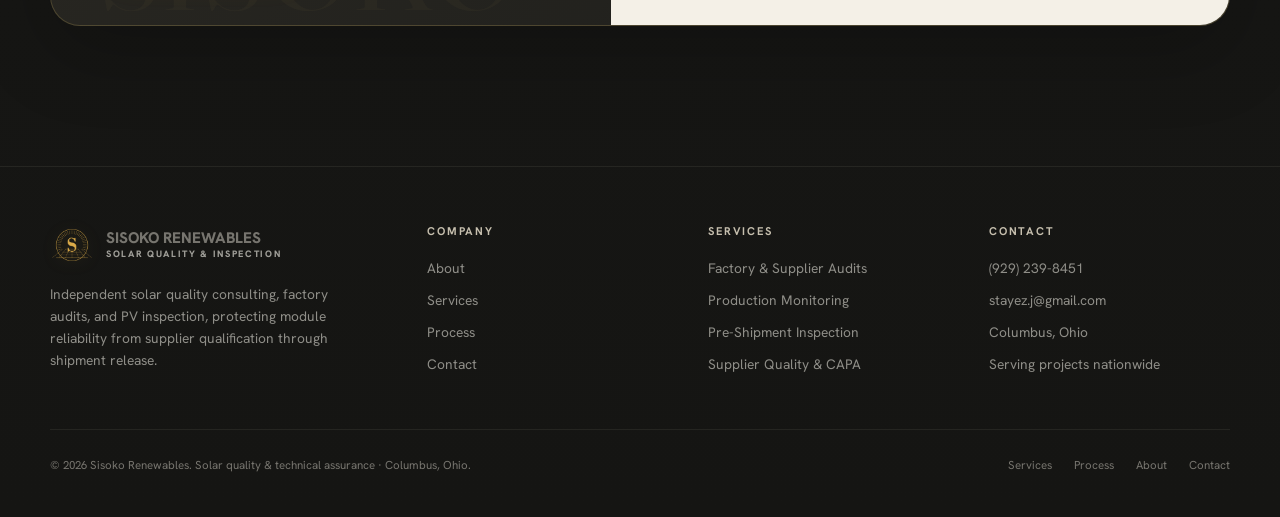
<file: services.html>
<!DOCTYPE html>
<html lang="en">
<head>
  <meta charset="UTF-8" />
  <meta name="viewport" content="width=device-width, initial-scale=1.0" />
  <title>Solar PV Inspection Services | Pre-Shipment, Factory Audit, EL &amp; IV Testing | Sisoko Renewables</title>
  <meta name="description" content="Independent, US-based solar module inspection services: factory and supplier audits, production monitoring, pre-shipment inspection (AQL, EL imaging, IV/flash), receiving inspection, supplier quality and CAPA, and quality plan development. Flexible engagements, evidence-first reporting." />
  <meta name="keywords" content="solar factory audit, PV production monitoring, pre-shipment inspection, AQL, EL testing, IV flash test, supplier quality, 8D CAPA, solar quality plan" />
  <meta name="theme-color" content="#1d1d1b" />
  <meta name="robots" content="index, follow, max-image-preview:large" />
  <link rel="canonical" href="https://sisokorenewables.com/services.html" />
  <meta property="og:type" content="website" />
  <meta property="og:site_name" content="Sisoko Renewables" />
  <meta property="og:title" content="Solar Inspection &amp; Quality Services, Sisoko Renewables" />
  <meta property="og:description" content="Factory audits, production monitoring, pre-shipment inspection, supplier quality & CAPA, and quality plans for PV projects." />
  <meta property="og:url" content="https://sisokorenewables.com/services.html" />
  <meta property="og:image" content="https://sisokorenewables.com/assets/og-cover.jpg" />
  <meta property="og:image:width" content="1200" />
  <meta property="og:image:height" content="630" />
  <meta name="twitter:card" content="summary_large_image" />
  <meta name="twitter:image" content="https://sisokorenewables.com/assets/og-cover.jpg" />
  <link rel="icon" href="assets/icon-32.png" sizes="32x32" type="image/png" />
  <link rel="apple-touch-icon" href="assets/icon-180.png" />
  <link rel="preconnect" href="https://fonts.googleapis.com" />
  <link rel="preconnect" href="https://fonts.gstatic.com" crossorigin />
  <link rel="stylesheet" href="https://fonts.googleapis.com/css2?family=Fraunces:opsz,wght@9..144,400;9..144,500;9..144,600;9..144,700&family=Hanken+Grotesk:wght@400;500;600;700;800&display=swap" />
  <link rel="stylesheet" href="assets/site.css" />

  <script type="application/ld+json">
  {
    "@context": "https://schema.org",
    "@type": "BreadcrumbList",
    "itemListElement": [
      { "@type": "ListItem", "position": 1, "name": "Home", "item": "https://sisokorenewables.com/" },
      { "@type": "ListItem", "position": 2, "name": "Services", "item": "https://sisokorenewables.com/services.html" }
    ]
  }
  </script>
  <script type="application/ld+json">
  {
    "@context": "https://schema.org",
    "@type": "OfferCatalog",
    "name": "Solar PV Quality & Inspection Services",
    "provider": { "@type": "ProfessionalService", "name": "Sisoko Renewables", "telephone": "+1-929-239-8451", "email": "stayez.j@gmail.com", "address": { "@type": "PostalAddress", "addressLocality": "Columbus", "addressRegion": "OH", "addressCountry": "US" } },
    "itemListElement": [
      { "@type": "Service", "name": "Factory & Supplier Audits", "serviceType": "Quality management system audit", "description": "Independent assessment of QMS maturity, process controls, equipment, testing, and finished-product handling." },
      { "@type": "Service", "name": "Production Process Monitoring", "serviceType": "In-process quality control", "description": "On-site oversight verifying BOM, work instructions, control plans, and nonconformance handling during active production." },
      { "@type": "Service", "name": "Pre-Shipment Inspection", "serviceType": "Lot release inspection", "description": "AQL-based release inspection with visual, EL, and flash/IV verification before shipment." },
      { "@type": "Service", "name": "Receiving & Post-Shipment Inspection", "serviceType": "Receiving inspection", "description": "Post-transport verification for handling damage, hidden cell cracking, and packaging condition." },
      { "@type": "Service", "name": "Supplier Quality & CAPA Support", "serviceType": "Corrective action support", "description": "Finding classification, root-cause challenge, 5D/8D evaluation, and closure verification." },
      { "@type": "Service", "name": "Quality Plans & Documentation", "serviceType": "Quality planning", "description": "Development of inspection plans, sampling logic, quality gates, and traceability requirements." }
    ]
  }
  </script>
</head>
<body>
  <a class="skip-link" href="#main">Skip to content</a>
  <div class="nav-shell">
    <nav class="site-nav" aria-label="Primary navigation">
      <a class="brand" href="index.html" aria-label="Sisoko Renewables home">
        <img class="brand-mark-img" src="assets/logo.png" alt="" aria-hidden="true" width="44" height="44" />
        <span class="brand-copy"><span>SISOKO RENEWABLES</span><small>Solar Quality &amp; Inspection · Columbus, OH</small></span>
      </a>
      <div class="nav-links" id="navLinks">
        <a href="index.html">Home</a>
        <a href="services.html" aria-current="page">Services</a>
        <a href="process.html">Process</a>
        <a href="about.html">About</a>
        <a href="contact.html">Contact</a>
      </div>
      <div class="nav-cta">
        <a class="btn btn-gold" href="tel:+19292398451">Call (929) 239-8451</a>
        <button class="menu-btn" id="menuBtn" aria-label="Open menu" aria-expanded="false">☰</button>
      </div>
    </nav>
  </div>

  <main id="main">
    <section class="page-hero">
      <div class="hero-bg" aria-hidden="true">
        <img src="assets/hero-services.webp" alt="" width="1800" height="1013" style="object-position:center 45%" />
      </div>
      <div class="container">
        <nav class="breadcrumbs" aria-label="Breadcrumb"><a href="index.html">Home</a><span>/</span> Services</nav>
        <div class="eyebrow reveal on">Core services</div>
        <h1 class="reveal on">Six ways to turn quality requirements into <span class="gold-text">objective evidence.</span></h1>
        <p class="lead reveal on">Each service can be commissioned on its own or combined into a project-specific quality surveillance plan, from supplier qualification, through active production and shipment release, to receiving and corrective action.</p>
        <div class="hero-actions reveal on" style="margin-top:32px">
          <a class="btn btn-gold" href="contact.html">Scope an engagement <span aria-hidden="true">↗</span></a>
          <a class="btn btn-ghost" href="sample-report.html">See a sample report</a>
        </div>
      </div>
    </section>

    <section class="section tight">
      <div class="container">
        <article class="svc-row reveal" id="audits">
          <div class="n">01</div>
          <div>
            <h3>Factory &amp; Supplier Audits</h3>
            <p>Independent assessment of quality-management-system maturity, process controls, personnel competency, equipment and calibration, material management, in-line and final testing, document control, and finished-product handling. Ideal before you approve a new supplier or place high-volume orders.</p>
            <div class="deliver"><span>QMS review</span><span>Process capability</span><span>Calibration &amp; equipment</span><span>Document control</span><span>Supplier scorecard</span></div>
          </div>
        </article>
        <article class="svc-row reveal" id="production">
          <div class="n">02</div>
          <div>
            <h3>Production Process Monitoring</h3>
            <p>On-site oversight during active production to verify the approved bill of materials, work instructions, control plans, process parameters, in-line inspections, testing, and the disposition of nonconforming product. Catches material substitutions and process drift while they are still correctable.</p>
            <div class="deliver"><span>BOM verification</span><span>IPQC witness</span><span>Process parameters</span><span>Traceability</span><span>NCR handling</span></div>
          </div>
        </article>
        <article class="svc-row reveal" id="psi">
          <div class="n">03</div>
          <div>
            <h3>Pre-Shipment Inspection (PSI)</h3>
            <p>Lot-based release inspection using agreed acceptance criteria and AQL sampling: visual review, EL image assessment, flash/IV verification, hipot and ground-continuity checks, labeling, packaging, and sample traceability, with a clear pass, hold, or reject disposition supported by evidence.</p>
            <div class="deliver"><span>AQL sampling</span><span>EL imaging</span><span>Flash / IV</span><span>Packaging &amp; labels</span><span>Release disposition</span></div>
          </div>
        </article>
        <article class="svc-row reveal" id="receiving">
          <div class="n">04</div>
          <div>
            <h3>Receiving &amp; Post-Shipment Inspection</h3>
            <p>Verification after transport to identify handling damage, hidden cell cracking, packaging issues, and shipment condition before modules are released to installation, so transport-induced defects are caught at the warehouse, not on the racking.</p>
            <div class="deliver"><span>Transport damage</span><span>Hidden micro-cracks</span><span>EL re-imaging</span><span>Condition report</span></div>
          </div>
        </article>
        <article class="svc-row reveal" id="capa">
          <div class="n">05</div>
          <div>
            <h3>Supplier Quality &amp; CAPA Support</h3>
            <p>Finding classification, containment review, root-cause challenge, 5D/8D evaluation, objective-evidence verification, and closure support for recurring or high-risk quality issues, pushing corrective action to close the cause, not just the symptom.</p>
            <div class="deliver"><span>8D / 5-Why</span><span>Containment</span><span>Root-cause challenge</span><span>Closure verification</span></div>
          </div>
        </article>
        <article class="svc-row reveal" id="plans">
          <div class="n">06</div>
          <div>
            <h3>Quality Plans &amp; Documentation</h3>
            <p>Review or development of inspection plans, sampling logic, quality gates, SOP expectations, defect criteria, traceability requirements, records, and escalation workflows, giving your team a repeatable, defensible framework for every future order.</p>
            <div class="deliver"><span>Inspection plan</span><span>Sampling logic</span><span>Quality gates</span><span>Defect criteria</span><span>Escalation workflow</span></div>
          </div>
        </article>
      </div>
    </section>

    <section class="section">
      <div class="container feature-grid reveal">
        <figure class="feature-figure landscape">
          <img src="assets/feature-services.webp" alt="Solar quality engineer reviewing production data on a module manufacturing floor" width="1200" height="800" loading="lazy" />
          <figcaption>On-site oversight during active production</figcaption>
        </figure>
        <div>
          <div class="eyebrow">Presence, not paperwork</div>
          <h2>An independent presence <span class="gold-text">where it matters.</span></h2>
          <p>Reports are only as good as the observation behind them. That is why the work happens on the floor, at incoming inspection, on the line during production, and at the loading dock before release, verifying that what was approved is what is actually being built and shipped.</p>
          <div style="margin-top:26px; display:flex; flex-wrap:wrap; gap:12px">
            <a class="btn btn-gold" href="contact.html">Scope an engagement <span aria-hidden="true">↗</span></a>
            <a class="btn btn-ghost" href="process.html">See the process</a>
          </div>
        </div>
      </div>
    </section>

    <section class="section inspection-scope">
      <div class="container scope-grid">
        <div class="reveal">
          <div class="eyebrow">Inspection scope</div>
          <h2>What gets <span style="color:#916d1e">examined.</span></h2>
          <p>Scope is tailored to the contract, module technology, factory risk, and project phase. Reviews can reference client specifications, approved quality plans, AQL criteria, manufacturer procedures, and applicable IEC or ISO requirements where relevant.</p>
          <p style="margin-top:18px; font-size:.82rem; color:#7a776d"><strong style="color:#916d1e">Inspected to recognized methods:</strong> IEC 61215 &amp; IEC 61730 (module design &amp; safety), IEC 60904 (PV measurement), ISO 2859-1 (AQL sampling), and ISO 17020 inspection practice.</p>
        </div>
        <div class="scope-list reveal">
          <div class="scope-item"><strong>Incoming materials</strong><span>Identity, supplier/lot traceability, storage, FIFO, condition, IQC records, release status.</span></div>
          <div class="scope-item"><strong>Cell &amp; stringing process</strong><span>Cell handling, soldering, peel tests, string quality, rework controls, machine settings.</span></div>
          <div class="scope-item"><strong>Layup &amp; lamination</strong><span>Material exposure, alignment, contamination control, recipe control, vacuum/temperature/time records.</span></div>
          <div class="scope-item"><strong>Junction box &amp; framing</strong><span>Adhesive application, potting, pull checks, cure control, frame fit, workmanship.</span></div>
          <div class="scope-item"><strong>Electrical &amp; imaging tests</strong><span>EL, flash/IV, hipot, ground continuity, calibration status, judgment criteria, retest controls.</span></div>
          <div class="scope-item"><strong>Final quality &amp; logistics</strong><span>Visual acceptance, labeling, serial traceability, packaging, pallet condition, loading, disposition.</span></div>
        </div>
      </div>
    </section>

    <section class="section">
      <div class="container">
        <div class="section-head reveal">
          <div>
            <div class="eyebrow">Why Sisoko</div>
            <h2>Built for decisions, <span class="gold-text">not paperwork.</span></h2>
          </div>
          <p>The deliverable should make the next decision easier. Reports are designed to separate high-risk issues from noise and make closure requirements explicit.</p>
        </div>
        <div class="principles-grid">
          <div class="principle reveal"><strong>Risk-based classification</strong><p>Findings are prioritized by potential impact to safety, reliability, conformity, traceability, and project acceptance.</p></div>
          <div class="principle reveal"><strong>Objective evidence</strong><p>Photos, records, serials, process data, procedures, interviews, and observations support the conclusion.</p></div>
          <div class="principle reveal"><strong>Practical corrective action</strong><p>Recommendations focus on containment, root cause, systemic prevention, and verifiable closure.</p></div>
          <div class="principle reveal"><strong>Clear communication</strong><p>Executive summaries and detailed technical findings serve procurement, engineering, quality, and management.</p></div>
        </div>
      </div>
    </section>

    <section class="cta-section">
      <div class="container cta-card reveal">
        <div class="cta-copy">
          <div class="eyebrow">Ready when you are</div>
          <h2>Build an inspection scope around your <span class="gold-text">decision.</span></h2>
          <p>Tell us the project phase, supplier, location, volume, and timing. We will recommend the right combination of services and sampling intensity.</p>
          <div style="margin-top:30px; display:flex; flex-wrap:wrap; gap:12px">
            <a class="btn btn-gold" href="contact.html">Request a Consultation</a>
            <a class="btn btn-ghost" href="tel:+19292398451">(929) 239-8451</a>
          </div>
        </div>
        <div class="contact-form" style="display:flex; flex-direction:column; justify-content:center; gap:16px">
          <div class="eyebrow" style="color:#916d1e">Independent by design</div>
          <p style="font-family:var(--serif); font-size:1.7rem; color:var(--ink); margin:0; line-height:1.2">No manufacturer ties. No conflicts of interest. Just the evidence.</p>
          <p style="color:#7a776d; font-size:.9rem; margin:0">Sisoko works only for the party commissioning the inspection, your interests, documented objectively.</p>
          <a class="btn btn-gold" href="contact.html" style="align-self:flex-start">Start a project <span aria-hidden="true">↗</span></a>
        </div>
      </div>
    </section>
  </main>

  <footer>
    <div class="container">
      <div class="footer-top">
        <div class="footer-brand">
          <a class="brand" href="index.html" aria-label="Sisoko Renewables home">
            <img class="brand-mark-img" src="assets/logo.png" alt="" aria-hidden="true" width="44" height="44" />
            <span class="brand-copy"><span>SISOKO RENEWABLES</span><small>Solar Quality &amp; Inspection</small></span>
          </a>
          <p>Independent solar quality consulting, factory audits, and PV inspection, protecting module reliability from supplier qualification through shipment release.</p>
        </div>
        <div class="footer-col">
          <b>Company</b>
          <a href="about.html">About</a>
          <a href="services.html">Services</a>
          <a href="process.html">Process</a>
          <a href="contact.html">Contact</a>
        </div>
        <div class="footer-col">
          <b>Services</b>
          <a href="services.html#audits">Factory &amp; Supplier Audits</a>
          <a href="services.html#production">Production Monitoring</a>
          <a href="services.html#psi">Pre-Shipment Inspection</a>
          <a href="services.html#capa">Supplier Quality &amp; CAPA</a>
        </div>
        <div class="footer-col">
          <b>Contact</b>
          <a href="tel:+19292398451">(929) 239-8451</a>
          <a href="mailto:stayez.j@gmail.com">stayez.j@gmail.com</a>
          <p>Columbus, Ohio</p>
          <p>Serving projects nationwide</p>
        </div>
      </div>
      <div class="footer-wrap">
        <div>© <span id="year"></span> Sisoko Renewables. Solar quality &amp; technical assurance · Columbus, Ohio.</div>
        <div class="footer-links"><a href="services.html">Services</a><a href="process.html">Process</a><a href="about.html">About</a><a href="contact.html">Contact</a></div>
      </div>
    </div>
  </footer>

  <script src="assets/site.js" defer></script>
</body>
</html>
</file>
<file: assets/site.css>
/* =====================================================================
   Sisoko Renewables — shared stylesheet
   Premium solar quality & inspection consulting · Columbus, Ohio
   ===================================================================== */

:root {
  --ink: #171715;
  --ink-2: #22221f;
  --graphite: #343431;
  --slate: #5b5b56;
  --gold: #caa24b;
  --gold-bright: #e1c06b;
  --gold-deep: #95711f;
  --beige: #e7dfcf;
  --paper: #f4f0e7;
  --white: #fffdf8;
  --line: rgba(202, 162, 75, 0.25);
  --muted: #a6a59f;
  --radius: 20px;
  --shadow: 0 24px 80px rgba(0,0,0,.22);
  --serif: "Fraunces", "Bodoni Moda", Georgia, "Times New Roman", serif;
  --sans: "Hanken Grotesk", ui-sans-serif, system-ui, -apple-system, BlinkMacSystemFont, "Segoe UI", sans-serif;
}

* { box-sizing: border-box; }
html { scroll-behavior: smooth; }
body {
  margin: 0;
  font-family: var(--sans);
  background:
    radial-gradient(circle at 88% 5%, rgba(202,162,75,.12), transparent 26%),
    linear-gradient(180deg, #151513 0%, #1b1b19 40%, #151513 100%);
  color: var(--white);
  line-height: 1.6;
  overflow-x: hidden;
  min-height: 100vh;
}

body::before {
  content: "";
  position: fixed;
  inset: 0;
  pointer-events: none;
  opacity: .24;
  background-image:
    linear-gradient(rgba(255,255,255,.025) 1px, transparent 1px),
    linear-gradient(90deg, rgba(255,255,255,.025) 1px, transparent 1px);
  background-size: 48px 48px;
  -webkit-mask-image: linear-gradient(to bottom, #000, transparent 80%);
  mask-image: linear-gradient(to bottom, #000, transparent 80%);
  z-index: -1;
}

a { color: inherit; text-decoration: none; }
button, input, textarea, select { font: inherit; }
img, svg { display: block; max-width: 100%; }

/* ---------- Themed scrollbar ---------- */
* { scrollbar-width: thin; scrollbar-color: var(--gold-deep) rgba(20,20,18,.9); }
::-webkit-scrollbar { width: 12px; height: 12px; }
::-webkit-scrollbar-track { background: #141412; }
::-webkit-scrollbar-thumb {
  background: linear-gradient(180deg, var(--gold), var(--gold-deep));
  border-radius: 999px; border: 3px solid #141412;
}
::-webkit-scrollbar-thumb:hover { background: var(--gold-bright); }
::-webkit-scrollbar-corner { background: #141412; }

.container { width: min(1180px, calc(100% - 40px)); margin-inline: auto; }
.section { padding: 110px 0; }
.section.tight { padding: 78px 0; }
.eyebrow {
  color: var(--gold-bright);
  font-size: .76rem;
  font-weight: 800;
  letter-spacing: .22em;
  text-transform: uppercase;
  margin-bottom: 18px;
}

h1, h2, h3 { margin: 0; line-height: 1.05; }
h1, h2 { font-family: var(--serif); font-weight: 500; letter-spacing: -.02em; }
h1 { font-size: clamp(3.2rem, 7.4vw, 6.6rem); max-width: 980px; }
h2 { font-size: clamp(2.4rem, 5vw, 4.6rem); }
h3 { font-size: 1.2rem; }
p { color: #c9c8c2; }

.gold-text {
  background: linear-gradient(105deg, #8d6a1a 0%, #e6c876 36%, #b98d30 70%, #f0d999 100%);
  -webkit-background-clip: text;
  background-clip: text;
  color: transparent;
}

/* ---------- Skip link ---------- */
.skip-link {
  position: absolute; left: -999px; top: 0; z-index: 200;
  background: var(--gold-bright); color: #17130b; padding: 12px 18px;
  border-radius: 0 0 12px 0; font-weight: 800; font-size: .82rem;
}
.skip-link:focus { left: 0; }

/* ---------- Nav ---------- */
.nav-shell { position: fixed; top: 14px; left: 0; right: 0; z-index: 50; pointer-events: none; }
nav.site-nav {
  pointer-events: auto;
  width: min(1180px, calc(100% - 28px));
  margin: auto;
  padding: 12px 14px 12px 18px;
  display: flex;
  align-items: center;
  justify-content: space-between;
  gap: 24px;
  border: 1px solid rgba(231,223,207,.1);
  border-radius: 999px;
  background: rgba(22,22,20,.76);
  -webkit-backdrop-filter: blur(18px);
  backdrop-filter: blur(18px);
  box-shadow: 0 10px 40px rgba(0,0,0,.18);
}
.brand { display: flex; align-items: center; gap: 12px; font-weight: 800; }
.brand-mark {
  width: 38px; height: 38px; border-radius: 50%; display: grid; place-items: center;
  border: 1px solid rgba(225,192,107,.6); color: var(--gold-bright); position: relative;
  font-family: var(--serif); font-size: 1.15rem; flex-shrink: 0;
}
.brand-mark::after { content: ""; position: absolute; inset: -5px; border: 1px solid rgba(202,162,75,.12); border-radius: 50%; }
.brand-mark-img { width: 44px; height: 44px; object-fit: contain; flex-shrink: 0; filter: drop-shadow(0 2px 8px rgba(202,162,75,.25)); }
.brand-copy { line-height: 1.05; }
.brand-copy span { font-size: .96rem; }
.brand-copy small { display: block; color: #9f9e98; font-size: .58rem; letter-spacing: .18em; text-transform: uppercase; margin-top: 4px; }
.nav-links { display: flex; align-items: center; gap: 26px; font-size: .83rem; color: #bebdb7; }
.nav-links a { position: relative; transition: color .2s ease; }
.nav-links a:hover { color: var(--gold-bright); }
.nav-links a[aria-current="page"] { color: var(--gold-bright); }
.nav-links a[aria-current="page"]::after {
  content: ""; position: absolute; left: 0; right: 0; bottom: -6px; height: 1px; background: var(--gold-bright);
}
.nav-cta { display: flex; align-items: center; gap: 10px; }

.btn {
  display: inline-flex; align-items: center; justify-content: center; gap: 10px;
  min-height: 48px; padding: 0 22px; border-radius: 999px; border: 1px solid transparent;
  font-size: .85rem; font-weight: 800; letter-spacing: .02em; transition: .25s ease; cursor: pointer;
}
.btn-gold { background: linear-gradient(135deg, var(--gold-bright), #ad8126); color: #17130b; box-shadow: 0 10px 30px rgba(202,162,75,.16); }
.btn-gold:hover { transform: translateY(-2px); filter: brightness(1.05); }
.btn-ghost { border-color: rgba(231,223,207,.18); color: #ece8df; background: rgba(255,255,255,.02); }
.btn-ghost:hover { border-color: rgba(225,192,107,.45); color: var(--gold-bright); }
.btn:focus-visible, a:focus-visible, input:focus-visible, select:focus-visible, textarea:focus-visible, .nav-links a:focus-visible {
  outline: 2px solid var(--gold-bright); outline-offset: 3px; border-radius: 6px;
}

.menu-btn { display: none; background: none; color: var(--white); border: 0; font-size: 1.25rem; cursor: pointer; min-height: 44px; min-width: 44px; }

/* ---------- Hero (home) ---------- */
.hero {
  min-height: 94vh;
  display: flex;
  align-items: center;
  padding: 160px 0 90px;
  position: relative;
  overflow: hidden;
  isolation: isolate;
}
.hero .container { position: relative; z-index: 3; }
.hero-content { max-width: 720px; }
.hero p.lead { font-size: clamp(1.05rem, 1.5vw, 1.3rem); max-width: 640px; color: #ddd8cb; margin: 28px 0 34px; }
.hero-actions { display: flex; flex-wrap: wrap; gap: 12px; }
.hero-note { margin-top: 28px; color: #b8b2a4; font-size: .78rem; letter-spacing: .04em; }
.hero-bg { position: absolute; inset: 0; z-index: 0; }
.hero-bg img {
  width: 100%; height: 100%; object-fit: cover;
  /* Portrait source: anchor to the inspector on the right, framing face + action */
  object-position: 72% 34%;
  filter: saturate(1.02) contrast(1.04) brightness(.66);
}
.hero::before {
  content: ""; position: absolute; inset: 0; z-index: 1;
  background:
    radial-gradient(circle at 74% 30%, rgba(202,162,75,.16), transparent 30%),
    linear-gradient(90deg, rgba(11,11,10,.94) 0%, rgba(12,12,11,.86) 32%, rgba(12,12,11,.58) 58%, rgba(12,12,11,.32) 78%, rgba(12,12,11,.55) 100%),
    linear-gradient(180deg, rgba(12,12,11,.55) 0%, rgba(12,12,11,.14) 35%, rgba(12,12,11,.55) 100%);
}
.hero::after {
  content: ""; position: absolute; inset: 0; z-index: 2;
  background-image:
    linear-gradient(rgba(202,162,75,.06) 1px, transparent 1px),
    linear-gradient(90deg, rgba(202,162,75,.06) 1px, transparent 1px);
  background-size: 42px 42px;
  -webkit-mask-image: linear-gradient(180deg, rgba(0,0,0,.85) 0%, rgba(0,0,0,.45) 70%, transparent 100%);
  mask-image: linear-gradient(180deg, rgba(0,0,0,.85) 0%, rgba(0,0,0,.45) 70%, transparent 100%);
  opacity: .55; pointer-events: none;
}
.hero-meta { margin-top: 28px; display: flex; flex-wrap: wrap; gap: 12px; }
.hero-chip {
  display: inline-flex; align-items: center; gap: 8px; padding: 10px 14px; border-radius: 999px;
  border: 1px solid rgba(231,223,207,.16); background: rgba(15,15,13,.42); -webkit-backdrop-filter: blur(10px); backdrop-filter: blur(10px);
  color: #e7dfcf; font-size: .78rem; box-shadow: 0 10px 28px rgba(0,0,0,.15);
}
.hero-chip .pin { width: 7px; height: 7px; background: var(--gold-bright); border-radius:50%; display:inline-block; box-shadow: 0 0 12px rgba(225,192,107,.55); }
.locusline { display: inline-flex; align-items: center; gap: 8px; margin-bottom: 22px; color: #d8d0be; font-size: .8rem; letter-spacing: .04em; }
.locusline svg { width: 15px; height: 15px; color: var(--gold-bright); }

/* ---------- Page hero (inner pages) — full-bleed image, matches home ---------- */
.page-hero {
  padding: 200px 0 78px; position: relative; overflow: hidden; isolation: isolate;
  min-height: 72vh; display: flex; align-items: flex-end;
}
.page-hero .container { position: relative; z-index: 3; }
.page-hero .hero-bg { position: absolute; inset: 0; z-index: 0; }
.page-hero .hero-bg img {
  width: 100%; height: 100%; object-fit: cover; object-position: center;
  filter: saturate(1.02) contrast(1.04) brightness(.58);
}
.page-hero::before {
  content: ""; position: absolute; inset: 0; z-index: 1;
  background:
    radial-gradient(circle at 78% 22%, rgba(202,162,75,.16), transparent 32%),
    linear-gradient(90deg, rgba(11,11,10,.93) 0%, rgba(12,12,11,.82) 34%, rgba(12,12,11,.52) 62%, rgba(12,12,11,.34) 82%, rgba(12,12,11,.6) 100%),
    linear-gradient(180deg, rgba(12,12,11,.42) 0%, rgba(12,12,11,.1) 30%, rgba(12,12,11,.7) 100%);
}
.page-hero::after {
  content: ""; position: absolute; inset: 0; z-index: 2; pointer-events: none;
  background-image:
    linear-gradient(rgba(202,162,75,.06) 1px, transparent 1px),
    linear-gradient(90deg, rgba(202,162,75,.06) 1px, transparent 1px);
  background-size: 42px 42px;
  -webkit-mask-image: linear-gradient(180deg, rgba(0,0,0,.8) 0%, rgba(0,0,0,.4) 70%, transparent 100%);
  mask-image: linear-gradient(180deg, rgba(0,0,0,.8) 0%, rgba(0,0,0,.4) 70%, transparent 100%);
  opacity: .5;
}
.page-hero h1 { font-size: clamp(2.8rem, 6vw, 5.4rem); max-width: 900px; }
.page-hero .lead { max-width: 660px; margin: 26px 0 0; font-size: clamp(1.02rem, 1.4vw, 1.24rem); color: #e4dccd; }
.breadcrumbs { display: flex; gap: 8px; align-items: center; font-size: .74rem; color: #86857f; margin-bottom: 22px; letter-spacing: .04em; }
.breadcrumbs a:hover { color: var(--gold-bright); }
.breadcrumbs span { color: #4f4e49; }

/* ---------- Trust bar ---------- */
.trust-bar {
  border-top: 1px solid rgba(231,223,207,.08); border-bottom: 1px solid rgba(231,223,207,.08);
  padding: 22px 0; color:#84837e; text-transform:uppercase; letter-spacing:.16em; font-size:.67rem;
}
.trust-wrap { display:flex; flex-wrap:wrap; gap:18px 30px; justify-content:space-between; align-items:center; }
.trust-wrap strong { color:#c6bfae; }

/* ---------- Stats ---------- */
.stat-grid { display:grid; grid-template-columns:repeat(4,1fr); gap:16px; }
.stat {
  padding:30px 26px; border-radius:var(--radius); border:1px solid rgba(231,223,207,.1);
  background:linear-gradient(155deg, rgba(255,255,255,.045), rgba(255,255,255,.01));
}
.stat b { display:block; font-family:var(--serif); font-size:2.9rem; line-height:1; color:var(--gold-bright); }
.stat span { display:block; margin-top:12px; color:#b6b5ae; font-size:.86rem; }

/* ---------- Intro ---------- */
.intro-grid { display:grid; grid-template-columns:.85fr 1.15fr; gap:80px; align-items:start; }
.intro-grid h2 { max-width: 660px; }
.intro-copy { padding-top: 10px; }
.intro-copy p { font-size:1.07rem; margin-top:0; }
.insight-box { margin-top:28px; border-left: 1px solid var(--gold); padding: 4px 0 4px 20px; color:#d8d0be; font-family:var(--serif); font-size:1.3rem; line-height:1.35; }

/* ---------- Services ---------- */
.services { background: linear-gradient(180deg, rgba(244,240,231,.03), rgba(244,240,231,0)); border-top:1px solid rgba(255,255,255,.04); }
.section-head { display:flex; justify-content:space-between; gap:40px; align-items:end; margin-bottom:46px; }
.section-head p { max-width:540px; margin:0; }
.service-grid { display:grid; grid-template-columns:repeat(3,1fr); gap:16px; }
.service-card {
  min-height: 330px; padding: 28px; border-radius: var(--radius); position:relative; overflow:hidden;
  background: linear-gradient(155deg, rgba(255,255,255,.05), rgba(255,255,255,.012));
  border:1px solid rgba(231,223,207,.10); transition:.3s ease; display:flex; flex-direction:column;
}
.service-card:hover { transform: translateY(-5px); border-color: rgba(225,192,107,.38); background: linear-gradient(155deg, rgba(202,162,75,.10), rgba(255,255,255,.02)); }
.service-num { font-family:var(--serif); font-size:3.2rem; color:rgba(225,192,107,.24); line-height:1; }
.service-card h3 { margin:34px 0 12px; font-size:1.32rem; }
.service-card p { font-size:.9rem; margin:0; }
.service-tags { display:flex; flex-wrap:wrap; gap:7px; margin-top:auto; padding-top:24px; }
.tag { border:1px solid rgba(231,223,207,.12); padding:6px 9px; border-radius:999px; font-size:.64rem; color:#9f9d95; }
.svc-icon { width:44px; height:44px; color:var(--gold-bright); }

/* ---------- Detailed service rows ---------- */
.svc-row {
  display:grid; grid-template-columns:64px 1fr; gap:26px; padding:38px 0; border-top:1px solid rgba(231,223,207,.1);
}
.svc-row:first-of-type { border-top:0; }
.svc-row .n { font-family:var(--serif); font-size:2.6rem; color:rgba(225,192,107,.4); line-height:1; }
.svc-row h3 { font-size:1.7rem; margin-bottom:12px; }
.svc-row .deliver { display:flex; flex-wrap:wrap; gap:8px; margin-top:18px; }
.svc-row .deliver span { font-size:.72rem; color:#cbb98a; border:1px solid rgba(225,192,107,.28); border-radius:999px; padding:7px 12px; }

/* ---------- Timeline / process ---------- */
.lifecycle-wrap { display:grid; grid-template-columns:.88fr 1.12fr; gap:80px; align-items:center; }
.timeline { position:relative; }
.timeline::before { content:""; position:absolute; left:22px; top:25px; bottom:25px; width:1px; background:linear-gradient(var(--gold), rgba(202,162,75,.08)); }
.step { display:grid; grid-template-columns:46px 1fr; gap:20px; padding:18px 0; position:relative; }
.step-index { width:44px; height:44px; border-radius:50%; background:#1d1d1a; border:1px solid rgba(225,192,107,.45); display:grid; place-items:center; color:var(--gold-bright); font-family:var(--serif); z-index:1; }
.step h3 { margin-bottom:7px; }
.step p { margin:0; font-size:.9rem; }

/* ---------- Inspection scope (light) ---------- */
.inspection-scope { background: var(--paper); color: var(--ink); position:relative; overflow:hidden; }
.inspection-scope::after { content:""; position:absolute; width:420px; height:420px; border:90px solid rgba(202,162,75,.08); border-radius:50%; right:-140px; top:-160px; }
.inspection-scope p { color:#5e5d58; }
.inspection-scope .eyebrow { color:#916d1e; }
.inspection-scope h2 { color: var(--ink); }
.scope-grid { display:grid; grid-template-columns:1fr 1.2fr; gap:74px; position:relative; z-index:1; }
.scope-list { display:grid; grid-template-columns:1fr 1fr; gap:12px; }
.scope-item { padding:20px; border:1px solid rgba(23,23,21,.1); border-radius:16px; background:rgba(255,255,255,.42); }
.scope-item strong { display:block; font-size:.9rem; margin-bottom:5px; color: var(--ink); }
.scope-item span { color:#77746b; font-size:.8rem; line-height:1.45; display:block; }

/* ---------- Principles ---------- */
.principles-grid { display:grid; grid-template-columns:repeat(4,1fr); gap:16px; margin-top:45px; }
.principle { padding:22px 0; border-top:1px solid rgba(225,192,107,.32); }
.principle strong { display:block; margin-bottom:10px; color:#eee8da; }
.principle p { font-size:.86rem; margin:0; }

/* ---------- Full-width cinematic band ---------- */
.quote-band {
  position: relative; min-height: 62vh; display: flex; align-items: flex-end;
  padding: 60px 0 64px; overflow: hidden; isolation: isolate; background: #0f0f0d;
}
.quote-band .bandbg {
  position: absolute; inset: 0; z-index: 0;
  background-image: url("band.webp");
  background-size: cover; background-position: center;
  background-attachment: fixed;
}
.quote-band::after {
  content: ""; position: absolute; inset: 0; z-index: 1;
  background:
    linear-gradient(180deg, rgba(12,12,11,.5) 0%, rgba(12,12,11,.12) 30%, rgba(12,12,11,.72) 82%, rgba(12,12,11,.94) 100%);
}
.quote-band .container { position: relative; z-index: 2; }
.quote-lead {
  font-family: var(--serif); font-weight: 500; letter-spacing: -.01em;
  font-size: clamp(1.7rem, 3.4vw, 3.2rem); line-height: 1.16; max-width: 860px;
  color: #f3edde; margin: 14px 0 0; text-shadow: 0 2px 30px rgba(0,0,0,.5);
}
.quote-lead .gold-text { display: inline; }
.quote-attrib { margin-top: 22px; color: #cdbf9f; font-size: .82rem; letter-spacing: .1em; text-transform: uppercase; }
@media (max-width: 640px) {
  .quote-band { min-height: 70vh; }
  .quote-band .bandbg { background-attachment: scroll; }
}

/* ---------- Feature split (image + text) ---------- */
.feature-grid { display:grid; grid-template-columns:1fr 1fr; gap:64px; align-items:center; }
.feature-figure {
  position:relative; border-radius:var(--radius); overflow:hidden;
  border:1px solid rgba(225,192,107,.2); box-shadow:var(--shadow);
}
.feature-figure img { width:100%; height:100%; object-fit:cover; display:block; }
.feature-figure.landscape { aspect-ratio:3/2; }
.feature-figure.portrait { aspect-ratio:4/5; }
.feature-figure figcaption {
  position:absolute; left:0; right:0; bottom:0; padding:18px 20px;
  background:linear-gradient(transparent, rgba(10,10,9,.9)); color:#e7dfcf; font-size:.78rem;
}
@media (max-width: 980px) { .feature-grid { grid-template-columns:1fr; gap:34px; } .feature-figure.portrait { aspect-ratio:3/2; max-height:460px; } }

/* ---------- About portrait band ---------- */
.portrait-figure {
  position: relative; border-radius: var(--radius); overflow: hidden;
  border: 1px solid rgba(225,192,107,.2); box-shadow: var(--shadow); aspect-ratio: 4/5;
}
.portrait-figure img { width: 100%; height: 100%; object-fit: cover; object-position: 70% 30%; }
.portrait-figure figcaption {
  position: absolute; left: 0; right: 0; bottom: 0; padding: 22px;
  background: linear-gradient(transparent, rgba(10,10,9,.9)); color: #efe9db; font-size: .82rem;
}

/* ---------- Audience ---------- */
.audience-panel {
  border:1px solid rgba(231,223,207,.1); border-radius:30px; padding:50px; display:grid; grid-template-columns:1fr 1fr; gap:60px;
  background:radial-gradient(circle at 10% 90%, rgba(202,162,75,.12), transparent 28%), rgba(255,255,255,.018);
}
.audience-chips { display:flex; flex-wrap:wrap; gap:10px; align-content:flex-start; }
.audience-chips span { padding:11px 14px; border-radius:999px; border:1px solid rgba(231,223,207,.12); color:#c7c3b9; font-size:.78rem; }

/* ---------- FAQ ---------- */
.faq-list { border-top:1px solid rgba(231,223,207,.1); }
.faq-item { border-bottom:1px solid rgba(231,223,207,.1); }
.faq-item summary {
  cursor:pointer; list-style:none; padding:26px 48px 26px 0; position:relative;
  font-family:var(--serif); font-size:1.3rem; color:#efe9db;
}
.faq-item summary::-webkit-details-marker { display:none; }
.faq-item summary::after {
  content:"+"; position:absolute; right:6px; top:24px; font-family:var(--sans); font-weight:400;
  font-size:1.6rem; color:var(--gold-bright); transition:transform .25s ease;
}
.faq-item[open] summary::after { content:"−"; }
.faq-item p { margin:0 0 26px; max-width:820px; font-size:.98rem; }

/* ---------- Contact cards ---------- */
.contact-cards { display:grid; grid-template-columns:repeat(3,1fr); gap:16px; }
.contact-card {
  padding:30px; border-radius:var(--radius); border:1px solid rgba(231,223,207,.12);
  background:linear-gradient(155deg, rgba(255,255,255,.05), rgba(255,255,255,.012)); transition:.3s ease;
}
.contact-card:hover { border-color:rgba(225,192,107,.4); transform:translateY(-4px); }
.contact-card .svc-icon { width:34px; height:34px; margin-bottom:18px; }
.contact-card b { display:block; font-size:.72rem; letter-spacing:.16em; text-transform:uppercase; color:#98978f; margin-bottom:10px; }
.contact-card a, .contact-card p { font-family:var(--serif); font-size:1.4rem; color:#f1ebde; margin:0; word-break:break-word; }
.contact-card a:hover { color:var(--gold-bright); }
.contact-card small { display:block; margin-top:10px; color:#9c9b93; font-size:.82rem; font-family:var(--sans); }

/* ---------- CTA / form ---------- */
.cta-section { padding:100px 0 120px; }
.cta-card { border-radius:30px; overflow:hidden; display:grid; grid-template-columns:.95fr 1.05fr; background:linear-gradient(145deg, #2c2a24, #1e1e1b); border:1px solid rgba(225,192,107,.2); box-shadow:var(--shadow); }
.cta-copy { padding:56px; position:relative; }
.cta-copy::after { content:"SISOKO"; position:absolute; bottom:-38px; left:44px; font-family:var(--serif); font-size:7.5rem; color:rgba(225,192,107,.035); white-space:nowrap; }
.cta-copy h2 { font-size:clamp(2.6rem,4.5vw,4.2rem); }
.cta-copy p { max-width:500px; }
.contact-form { background:var(--paper); color:var(--ink); padding:42px; }
.form-grid { display:grid; grid-template-columns:1fr 1fr; gap:14px; }
.field { display:flex; flex-direction:column; gap:7px; }
.field.full { grid-column:1 / -1; }
label { font-size:.72rem; font-weight:800; color:#595750; text-transform:uppercase; letter-spacing:.08em; }
.req { color:#a5701a; }
input, select, textarea { width:100%; border:1px solid #d6cfbf; background:#fffdf8; color:#171715; border-radius:12px; padding:13px 14px; outline:none; transition:.2s; min-height:48px; }
input:focus, select:focus, textarea:focus { border-color:#b88b2d; box-shadow:0 0 0 3px rgba(202,162,75,.12); }
textarea { min-height:116px; resize:vertical; }
.hp { position:absolute; left:-9999px; width:1px; height:1px; overflow:hidden; }
.form-note { font-size:.71rem; color:#7e7b72; margin:12px 0 0; }
.form-success { display:none; margin-top:12px; padding:12px 14px; border:1px solid rgba(145,109,30,.25); background:rgba(202,162,75,.10); border-radius:10px; font-size:.8rem; color:#5f491b; }

/* ---------- Sample report ---------- */
.report-doc { background: var(--paper); color: var(--ink); border-radius: var(--radius); padding: 46px; box-shadow: var(--shadow); border:1px solid rgba(225,192,107,.25); }
.report-head { display:flex; justify-content:space-between; align-items:flex-start; gap:24px; flex-wrap:wrap; border-bottom:1px solid #d8cfbb; padding-bottom:24px; margin-bottom:26px; }
.report-head h2 { color:var(--ink); font-size:1.9rem; }
.report-head .sub { color:#77746b; font-size:.86rem; margin-top:6px; }
.report-badge { display:inline-block; background:#95711f; color:#fff; font-size:.66rem; letter-spacing:.16em; text-transform:uppercase; padding:6px 12px; border-radius:999px; font-weight:800; }
.report-meta { display:grid; grid-template-columns:repeat(4,1fr); gap:16px; margin-bottom:28px; }
.report-meta div { background:rgba(255,255,255,.5); border:1px solid #e2d8c2; border-radius:12px; padding:14px; }
.report-meta b { display:block; font-size:.64rem; letter-spacing:.12em; text-transform:uppercase; color:#8a7a52; margin-bottom:6px; }
.report-meta span { font-family:var(--serif); font-size:1.15rem; color:var(--ink); }
.disposition { display:flex; align-items:center; gap:16px; background:rgba(202,162,75,.12); border:1px solid rgba(149,109,30,.3); border-radius:14px; padding:18px 22px; margin-bottom:28px; }
.disposition .pill { background:#95711f; color:#fff; font-weight:800; padding:8px 16px; border-radius:999px; font-size:.82rem; letter-spacing:.04em; white-space:nowrap; }
.disposition p { margin:0; color:#5e5850; font-size:.9rem; }
.report-doc h3 { color:var(--ink); font-size:1.15rem; margin:30px 0 14px; }
.report-doc figure { margin:0; }
.report-doc figure img { width:100%; border-radius:12px; border:1px solid #d8cfbb; }
.report-doc figcaption { color:#8a857a; font-size:.76rem; margin-top:8px; }
table.data { width:100%; border-collapse:collapse; font-size:.86rem; }
table.data th { text-align:left; color:#8a7a52; font-size:.66rem; letter-spacing:.1em; text-transform:uppercase; padding:10px 12px; border-bottom:2px solid #d8cfbb; }
table.data td { padding:11px 12px; border-bottom:1px solid #e6ddca; color:#33302a; }
table.data tr:last-child td { border-bottom:0; }
.num { font-variant-numeric: tabular-nums; }
.sev { padding:3px 10px; border-radius:999px; font-size:.64rem; font-weight:800; letter-spacing:.04em; white-space:nowrap; }
.sev.crit { background:#7a1f1f; color:#fff; }
.sev.major { background:#b23b3b; color:#fff; }
.sev.minor { background:#caa24b; color:#241a06; }
.sev.ok { background:#3f6b3f; color:#fff; }
.report-scroll { overflow-x:auto; }
@media (max-width:780px){ .report-meta{grid-template-columns:1fr 1fr;} .report-doc{padding:26px;} }

/* ---------- Founder ---------- */
.founder-grid { display:grid; grid-template-columns:.8fr 1.2fr; gap:56px; align-items:center; }
.founder-figure { border-radius:var(--radius); overflow:hidden; border:1px solid rgba(225,192,107,.2); box-shadow:var(--shadow); aspect-ratio:4/5; }
.founder-figure img { width:100%; height:100%; object-fit:cover; object-position:center 20%; }
.founder-quote { font-family:var(--serif); font-size:clamp(1.5rem,2.6vw,2.2rem); line-height:1.25; color:#efe9db; margin:0 0 22px; }
.founder-name { color:var(--gold-bright); font-weight:700; }
.founder-name span { display:block; color:#9f9e98; font-weight:400; font-size:.82rem; margin-top:4px; letter-spacing:.04em; }
@media (max-width:900px){ .founder-grid{grid-template-columns:1fr; gap:32px;} .founder-figure{max-height:520px;} }

/* ---------- Footer ---------- */
footer { padding:56px 0 42px; border-top:1px solid rgba(231,223,207,.08); color:#77756f; font-size:.72rem; margin-top:20px; }
.footer-top { display:grid; grid-template-columns:1.4fr 1fr 1fr 1fr; gap:40px; margin-bottom:44px; }
.footer-brand p { font-size:.86rem; color:#8f8e88; max-width:300px; margin:16px 0 0; }
.footer-col b { display:block; color:#c6bfae; font-size:.7rem; letter-spacing:.16em; text-transform:uppercase; margin-bottom:16px; }
.footer-col a, .footer-col p { display:block; color:#8f8e88; font-size:.86rem; margin:0 0 10px; }
.footer-col a:hover { color:var(--gold-bright); }
.footer-wrap { display:flex; justify-content:space-between; gap:30px; align-items:center; border-top:1px solid rgba(231,223,207,.08); padding-top:26px; }
.footer-links { display:flex; gap:22px; flex-wrap:wrap; }

/* ---------- Scroll progress ---------- */
.scroll-progress {
  position: fixed; top: 0; left: 0; height: 2px; width: 0;
  background: linear-gradient(90deg, var(--gold-deep), var(--gold-bright));
  z-index: 100; box-shadow: 0 0 12px rgba(225,192,107,.6); transition: width .1s linear;
}

/* ---------- Nav scrolled state ---------- */
nav.site-nav.scrolled { background: rgba(16,16,14,.9); border-color: rgba(225,192,107,.16); box-shadow: 0 14px 44px rgba(0,0,0,.4); }

/* ---------- Button sheen ---------- */
.btn-gold { position: relative; overflow: hidden; }
.btn-gold::after {
  content: ""; position: absolute; top: 0; left: -140%; width: 60%; height: 100%;
  background: linear-gradient(100deg, transparent, rgba(255,255,255,.5), transparent);
  transform: skewX(-18deg); transition: left .6s ease;
}
.btn-gold:hover::after { left: 160%; }

/* ---------- Ken Burns hero ---------- */
@keyframes kenburns { from { transform: scale(1.02); } to { transform: scale(1.11); } }
.hero-bg img { transform: scale(1.02); animation: kenburns 22s ease-out forwards; }

/* ---------- Reveal animation ---------- */
.reveal { opacity:0; transform:translateY(20px); transition:opacity .7s cubic-bezier(.22,.61,.36,1), transform .7s cubic-bezier(.22,.61,.36,1); }
.reveal.on { opacity:1; transform:none; }

@media (prefers-reduced-motion: reduce) {
  .hero-bg img { animation: none; transform: none; }
  .btn-gold::after { display: none; }
  .scroll-progress { display: none; }
}

/* ---------- Responsive ---------- */
@media (max-width: 980px) {
  .nav-links { display:none; position:absolute; top:64px; left:14px; right:14px; padding:18px; flex-direction:column; align-items:stretch; gap:18px; background:#1b1b18; border:1px solid rgba(231,223,207,.12); border-radius:18px; }
  .nav-links.open { display:flex; }
  .menu-btn { display:block; }
  .nav-cta .btn-gold { display:none; }
  .hero-grid, .intro-grid, .lifecycle-wrap, .scope-grid, .cta-card { grid-template-columns:1fr; }
  .hero { padding-top:140px; }
  .hero-content { max-width: 100%; }
  .service-grid, .contact-cards { grid-template-columns:1fr 1fr; }
  .principles-grid { grid-template-columns:1fr 1fr; }
  .stat-grid { grid-template-columns:1fr 1fr; }
  .audience-panel { grid-template-columns:1fr; }
  .section-head { align-items:start; flex-direction:column; }
  .form-grid { grid-template-columns:1fr; }
  .field.full { grid-column:auto; }
  .footer-top { grid-template-columns:1fr 1fr; gap:32px; }
}

@media (max-width: 640px) {
  .container { width:min(100% - 26px, 1180px); }
  .section { padding:70px 0; }
  h1 { font-size:clamp(2.7rem,13vw,4.6rem); }
  .page-hero { padding:150px 0 50px; }
  .hero-bg img { object-position: 68% 30%; }
  .hero::before {
    background:
      radial-gradient(circle at 76% 30%, rgba(202,162,75,.16), transparent 30%),
      linear-gradient(180deg, rgba(12,12,11,.74) 0%, rgba(12,12,11,.5) 100%),
      linear-gradient(90deg, rgba(11,11,10,.9) 0%, rgba(12,12,11,.74) 48%, rgba(12,12,11,.5) 100%);
  }
  .service-grid, .scope-list, .principles-grid, .contact-cards, .stat-grid { grid-template-columns:1fr; }
  .service-card { min-height:0; }
  .audience-panel { padding:28px; }
  .cta-copy, .contact-form { padding:30px; }
  .svc-row { grid-template-columns:1fr; gap:10px; }
  .footer-top { grid-template-columns:1fr; }
  .footer-wrap { flex-direction:column; align-items:flex-start; }
  .trust-wrap { justify-content:flex-start; }
}

@media (prefers-reduced-motion: reduce) {
  html { scroll-behavior:auto; }
  *, *::before, *::after { animation-duration:.001ms !important; animation-iteration-count:1 !important; transition-duration:.001ms !important; }
  .reveal { opacity:1; transform:none; }
}
</file>
